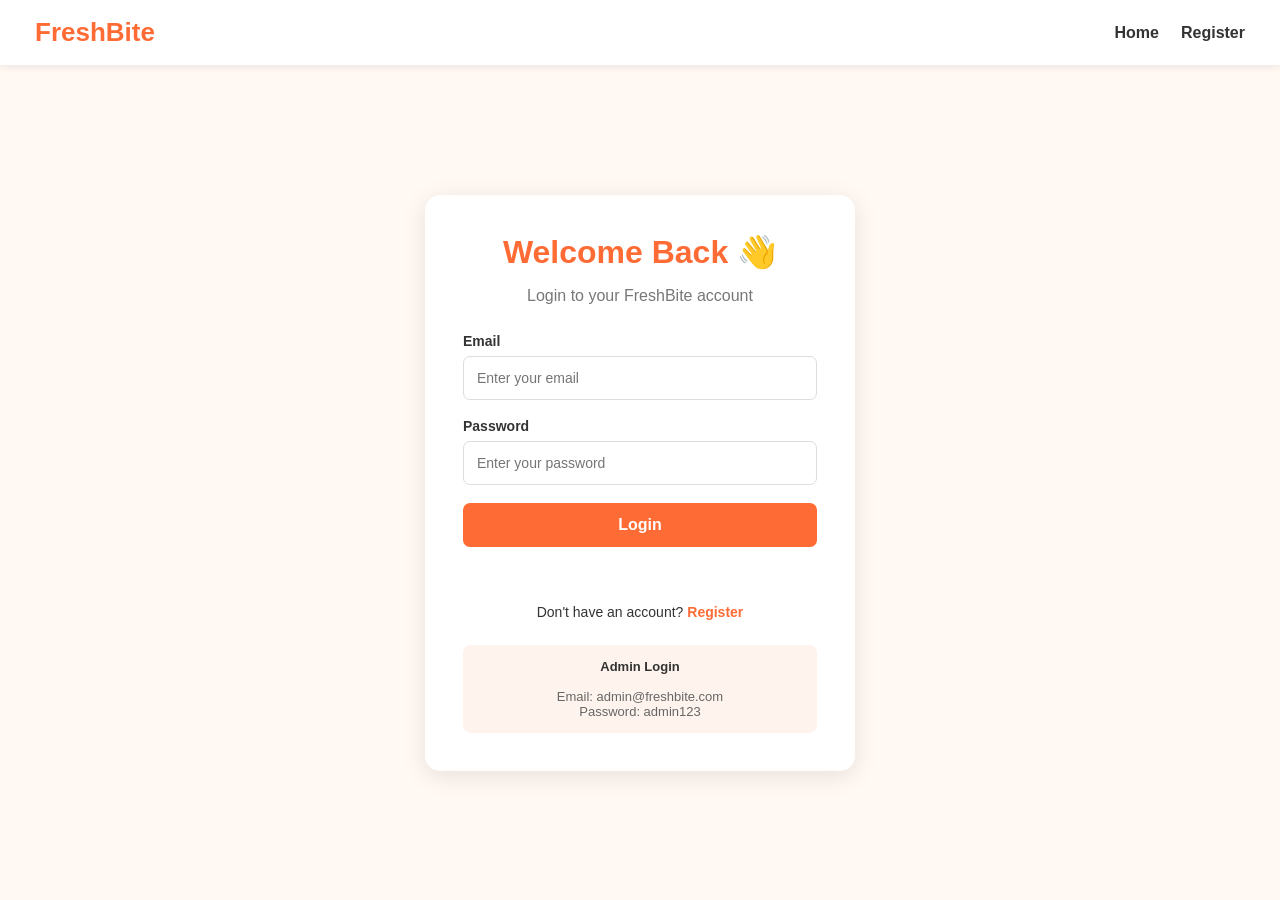
<file: admin-dashboard.html>
<!DOCTYPE html>
<html lang="en">

<head>

    <meta charset="UTF-8">

    <meta name="viewport" content="width=device-width, initial-scale=1.0">

    <title>FreshBite Admin Dashboard</title>

    <style>

        * {
            box-sizing: border-box;
            margin: 0;
            padding: 0;
        }

        body {
            font-family: Arial, sans-serif;
            background: #f4f6f8;
            color: #333;
        }

        /* =========================
           ADMIN NAVBAR
        ========================= */

        .admin-navbar {
            height: 70px;
            background: #111827;
            color: white;
            display: flex;
            align-items: center;
            justify-content: space-between;
            padding: 0 35px;
            box-shadow: 0 2px 10px rgba(0, 0, 0, 0.15);
        }

        .admin-logo {
            font-size: 25px;
            font-weight: bold;
        }

        .admin-logo span {
            color: #ff6b35;
        }

        .admin-right {
            display: flex;
            align-items: center;
            gap: 20px;
        }

        .admin-name {
            color: #ddd;
            font-size: 14px;
        }

        .logout-btn {
            border: none;
            background: #ef4444;
            color: white;
            padding: 10px 18px;
            border-radius: 6px;
            font-weight: bold;
            cursor: pointer;
        }

        .logout-btn:hover {
            background: #dc2626;
        }

        /* =========================
           MAIN
        ========================= */

        .container {
            width: 94%;
            max-width: 1400px;
            margin: 30px auto;
        }

        .heading {
            margin-bottom: 25px;
        }

        .heading h1 {
            font-size: 30px;
            margin-bottom: 8px;
        }

        .heading p {
            color: #777;
        }

        /* =========================
           STATISTICS
        ========================= */

        .stats {
            display: grid;
            grid-template-columns: repeat(4, 1fr);
            gap: 20px;
            margin-bottom: 30px;
        }

        .stat {
            background: white;
            padding: 23px;
            border-radius: 10px;
            box-shadow: 0 2px 10px rgba(0, 0, 0, 0.07);
        }

        .stat-title {
            font-size: 13px;
            color: #777;
            margin-bottom: 10px;
            font-weight: bold;
        }

        .stat-number {
            font-size: 30px;
            font-weight: bold;
        }

        .orange {
            color: #ff6b35;
        }

        .blue {
            color: #2563eb;
        }

        .green {
            color: #16a34a;
        }

        /* =========================
           ORDERS
        ========================= */

        .orders-section {
            background: white;
            border-radius: 12px;
            padding: 25px;
            box-shadow: 0 2px 12px rgba(0, 0, 0, 0.08);
        }

        .orders-header {
            display: flex;
            justify-content: space-between;
            align-items: center;
            margin-bottom: 20px;
        }

        .orders-header h2 {
            font-size: 23px;
        }

        .refresh-btn {
            border: none;
            background: #ff6b35;
            color: white;
            padding: 10px 18px;
            border-radius: 6px;
            font-weight: bold;
            cursor: pointer;
        }

        .refresh-btn:hover {
            background: #e85a25;
        }

        /* =========================
           ORDER CARD
        ========================= */

        .order-card {
            border: 1px solid #e5e7eb;
            border-radius: 10px;
            margin-bottom: 20px;
            overflow: hidden;
            background: white;
        }

        .order-header {
            padding: 18px 20px;
            background: #f9fafb;
            border-bottom: 1px solid #e5e7eb;
            display: flex;
            justify-content: space-between;
            align-items: center;
        }

        .order-id {
            font-size: 18px;
            font-weight: bold;
        }

        .order-date {
            color: #777;
            font-size: 13px;
            margin-top: 5px;
        }

        .status-badge {
            display: inline-block;
            padding: 7px 13px;
            border-radius: 20px;
            font-size: 12px;
            font-weight: bold;
        }

        .placed {
            background: #fef3c7;
            color: #92400e;
        }

        .preparing {
            background: #dbeafe;
            color: #1d4ed8;
        }

        .delivery {
            background: #ede9fe;
            color: #6d28d9;
        }

        .delivered {
            background: #dcfce7;
            color: #166534;
        }

        .cancelled {
            background: #fee2e2;
            color: #991b1b;
        }

        /* =========================
           ORDER BODY
        ========================= */

        .order-body {
            padding: 20px;
        }

        .customer-grid {
            display: grid;
            grid-template-columns: repeat(4, 1fr);
            gap: 12px;
            margin-bottom: 22px;
        }

        .customer-box {
            background: #f9fafb;
            padding: 13px;
            border-radius: 7px;
        }

        .label {
            color: #777;
            font-size: 11px;
            font-weight: bold;
            margin-bottom: 5px;
        }

        .value {
            font-size: 14px;
            font-weight: bold;
            word-break: break-word;
        }

        /* =========================
           FOOD
        ========================= */

        .food-title {
            font-size: 16px;
            font-weight: bold;
            margin-bottom: 10px;
        }

        .food-item {
            display: flex;
            align-items: center;
            gap: 15px;
            padding: 10px 0;
            border-bottom: 1px solid #eee;
        }

        .food-item:last-child {
            border-bottom: none;
        }

        .food-image {
            width: 65px;
            height: 55px;
            object-fit: cover;
            border-radius: 7px;
        }

        .food-info {
            flex: 1;
        }

        .food-name {
            font-weight: bold;
            margin-bottom: 4px;
        }

        .food-quantity {
            font-size: 13px;
            color: #777;
        }

        .food-price {
            font-weight: bold;
        }

        .total {
            text-align: right;
            margin-top: 15px;
            font-size: 20px;
            font-weight: bold;
            color: #ff6b35;
        }

        /* =========================
           UPDATE AREA
        ========================= */

        .update-area {
            margin-top: 22px;
            padding-top: 20px;
            border-top: 1px solid #e5e7eb;
        }

        .update-grid {
            display: grid;
            grid-template-columns: 250px 1fr;
            gap: 20px;
        }

        .update-group label {
            display: block;
            font-weight: bold;
            font-size: 14px;
            margin-bottom: 8px;
        }

        select {
            width: 100%;
            padding: 11px;
            border: 1px solid #ddd;
            border-radius: 6px;
            background: white;
            font-size: 14px;
            cursor: pointer;
        }

        textarea {
            width: 100%;
            min-height: 90px;
            resize: vertical;
            padding: 11px;
            border: 1px solid #ddd;
            border-radius: 6px;
            font-family: Arial, sans-serif;
            font-size: 14px;
            outline: none;
        }

        textarea:focus {
            border-color: #ff6b35;
        }

        .save-btn {
            margin-top: 15px;
            border: none;
            background: #16a34a;
            color: white;
            padding: 11px 22px;
            border-radius: 6px;
            font-weight: bold;
            cursor: pointer;
        }

        .save-btn:hover {
            background: #15803d;
        }

        /* =========================
           TOAST
        ========================= */

        .admin-toast {
            position: fixed;
            bottom: 25px;
            left: 50%;
            transform: translateX(-50%);
            background: #16a34a;
            color: white;
            padding: 12px 24px;
            border-radius: 8px;
            font-weight: bold;
            z-index: 99999;
            box-shadow: 0 4px 15px rgba(0, 0, 0, 0.2);
            animation: toastIn 0.25s ease;
        }

        .admin-toast.error {
            background: #dc2626;
        }

        @keyframes toastIn {

            from {
                opacity: 0;
                transform: translate(-50%, 15px);
            }

            to {
                opacity: 1;
                transform: translate(-50%, 0);
            }

        }

        /* =========================
           EMPTY
        ========================= */

        .empty {
            text-align: center;
            padding: 70px 20px;
            color: #777;
        }

        .empty-icon {
            font-size: 50px;
            margin-bottom: 15px;
        }

        /* =========================
           CUSTOMER FEEDBACK
        ========================= */

        .feedback-section {
            background: white;
            border-radius: 12px;
            padding: 25px;
            margin-top: 30px;
            box-shadow: 0 2px 12px rgba(0, 0, 0, 0.08);
        }

        .feedback-header {
            display: flex;
            justify-content: space-between;
            align-items: center;
            margin-bottom: 20px;
        }

        .feedback-header h2 {
            font-size: 23px;
        }

        .feedback-list {
            display: flex;
            flex-direction: column;
            gap: 15px;
        }

        .feedback-card {
            border: 1px solid #e5e7eb;
            border-radius: 10px;
            padding: 18px;
            background: #f9fafb;
        }

        .feedback-top {
            display: flex;
            justify-content: space-between;
            align-items: center;
            gap: 15px;
            margin-bottom: 8px;
        }

        .feedback-name {
            font-weight: bold;
            font-size: 16px;
        }

        .feedback-rating {
            color: #f59e0b;
            font-size: 16px;
            white-space: nowrap;
        }

        .feedback-message {
            color: #555;
            line-height: 1.5;
            margin-bottom: 8px;
            word-break: break-word;
        }

        .feedback-date {
            color: #888;
            font-size: 12px;
        }

        .feedback-empty {
            text-align: center;
            padding: 35px 20px;
            color: #777;
        }

        .delete-feedback-btn {
            border: none;
            background: #ef4444;
            color: white;
            padding: 7px 12px;
            border-radius: 6px;
            cursor: pointer;
            font-weight: bold;
            margin-top: 10px;
        }

        .delete-feedback-btn:hover {
            background: #dc2626;
        }

        /* =========================
           RESPONSIVE
        ========================= */

        @media (max-width: 1000px) {

            .stats {
                grid-template-columns: repeat(2, 1fr);
            }

            .customer-grid {
                grid-template-columns: repeat(2, 1fr);
            }

        }

        @media (max-width: 650px) {

            .admin-navbar {
                padding: 0 15px;
            }

            .admin-name {
                display: none;
            }

            .stats {
                grid-template-columns: 1fr;
            }

            .customer-grid {
                grid-template-columns: 1fr;
            }

            .update-grid {
                grid-template-columns: 1fr;
            }

            .orders-section {
                padding: 15px;
            }

            .feedback-section {
                padding: 15px;
            }

            .order-header {
                flex-direction: column;
                align-items: flex-start;
                gap: 10px;
            }

            .feedback-top {
                flex-direction: column;
                align-items: flex-start;
            }

        }

    </style>

</head>


<body>


<nav class="admin-navbar">

    <div class="admin-logo">
        🍔 Fresh<span>Bite</span> Admin
    </div>

    <div class="admin-right">

        <div class="admin-name">
            Administrator
        </div>

        <button
            type="button"
            class="logout-btn"
            onclick="logoutAdmin()"
        >
            Logout
        </button>

    </div>

</nav>


<main class="container">


    <div class="heading">

        <h1>
            Admin Dashboard
        </h1>

        <p>
            Manage customer orders, update delivery status and send messages.
        </p>

    </div>


    <div class="stats">


        <div class="stat">

            <div class="stat-title">
                TOTAL ORDERS
            </div>

            <div
                class="stat-number orange"
                id="total-orders"
            >
                0
            </div>

        </div>


        <div class="stat">

            <div class="stat-title">
                PENDING
            </div>

            <div
                class="stat-number blue"
                id="pending-orders"
            >
                0
            </div>

        </div>


        <div class="stat">

            <div class="stat-title">
                PREPARING
            </div>

            <div
                class="stat-number orange"
                id="preparing-orders"
            >
                0
            </div>

        </div>


        <div class="stat">

            <div class="stat-title">
                DELIVERED
            </div>

            <div
                class="stat-number green"
                id="delivered-orders"
            >
                0
            </div>

        </div>

    </div>


    <section class="orders-section">


        <div class="orders-header">

            <h2>
                Customer Orders
            </h2>

            <button
                type="button"
                class="refresh-btn"
                onclick="refreshOrders()"
            >
                🔄 Refresh
            </button>

        </div>


        <div id="orders-container"></div>


    </section>


    <!-- =========================
         CUSTOMER FEEDBACK
    ========================= -->

    <section class="feedback-section">

        <div class="feedback-header">

            <h2>
                Customer Feedback
            </h2>

            <button
                type="button"
                class="refresh-btn"
                onclick="refreshFeedback()"
            >
                🔄 Refresh
            </button>

        </div>

        <div
            id="feedback-container"
            class="feedback-list"
        ></div>

    </section>


</main>


<script>


/* =====================================================
   ADMIN SECURITY
===================================================== */

function checkAdminAccess() {

    const adminLoggedIn =
        localStorage.getItem(
            "freshbite_admin_logged_in"
        );

    const adminData =
        localStorage.getItem(
            "freshbite_admin"
        );

    if (
        adminLoggedIn !== "true" ||
        !adminData
    ) {

        window.location.href = "login.html";

        return false;
    }

    try {

        const admin =
            JSON.parse(adminData);

        if (
            admin.role !== "admin" ||
            String(admin.email).toLowerCase() !==
            "admin@freshbite.com"
        ) {

            localStorage.removeItem("freshbite_admin");
            localStorage.removeItem("freshbite_admin_logged_in");

            window.location.href = "login.html";

            return false;
        }

    } catch (error) {

        localStorage.removeItem("freshbite_admin");
        localStorage.removeItem("freshbite_admin_logged_in");

        window.location.href = "login.html";

        return false;
    }

    return true;
}


/* =====================================================
   TOAST
===================================================== */

function showToast(message, isError = false) {

    const oldToast =
        document.getElementById("admin-toast");

    if (oldToast) {
        oldToast.remove();
    }

    const toast =
        document.createElement("div");

    toast.id = "admin-toast";

    toast.className =
        isError
            ? "admin-toast error"
            : "admin-toast";

    toast.textContent = message;

    document.body.appendChild(toast);

    setTimeout(function() {

        if (toast) {
            toast.remove();
        }

    }, 2500);
}


/* =====================================================
   LOGOUT
===================================================== */

function logoutAdmin() {

    localStorage.removeItem(
        "freshbite_admin"
    );

    localStorage.removeItem(
        "freshbite_admin_logged_in"
    );

    window.location.href = "login.html";
}


/* =====================================================
   GET ORDERS
===================================================== */

function getOrders() {

    try {

        const storedOrders =
            localStorage.getItem(
                "freshbite_orders"
            );

        if (!storedOrders) {
            return [];
        }

        const orders =
            JSON.parse(storedOrders);

        return Array.isArray(orders)
            ? orders
            : [];

    } catch (error) {

        console.error(
            "Unable to read orders:",
            error
        );

        return [];
    }
}


/* =====================================================
   SAVE ORDERS
===================================================== */

function saveOrders(orders) {

    localStorage.setItem(
        "freshbite_orders",
        JSON.stringify(orders)
    );
}


/* =====================================================
   ESCAPE HTML
===================================================== */

function escapeHTML(value) {

    return String(value ?? "")
        .replace(/&/g, "&amp;")
        .replace(/</g, "&lt;")
        .replace(/>/g, "&gt;")
        .replace(/"/g, "&quot;")
        .replace(/'/g, "&#039;");
}


/* =====================================================
   DATE
===================================================== */

function formatDate(value) {

    if (!value) {
        return "Date unavailable";
    }

    const date =
        new Date(value);

    if (isNaN(date.getTime())) {
        return String(value);
    }

    return date.toLocaleString(
        "en-IN",
        {
            day: "2-digit",
            month: "short",
            year: "numeric",
            hour: "2-digit",
            minute: "2-digit"
        }
    );
}


/* =====================================================
   STATUS CLASS
===================================================== */

function getStatusClass(status) {

    const value =
        String(status || "").toLowerCase();

    if (value.includes("preparing")) {
        return "preparing";
    }

    if (value.includes("delivery")) {
        return "delivery";
    }

    if (value.includes("delivered")) {
        return "delivered";
    }

    if (value.includes("cancelled")) {
        return "cancelled";
    }

    return "placed";
}


/* =====================================================
   CUSTOMER DETAILS
===================================================== */

function getCustomer(order) {

    let users = [];

    try {

        users =
            JSON.parse(
                localStorage.getItem(
                    "freshbite_users"
                ) || "[]"
            );

    } catch (error) {

        users = [];
    }


    let customer = null;


    const possibleIds = [

        order.userId,
        order.customerId,
        order.userID,

        order.customer?.id,
        order.customer?.userId,

        order.customerDetails?.id,
        order.customerDetails?.userId

    ].filter(Boolean);


    for (
        const id of possibleIds
    ) {

        customer =
            users.find(
                user =>
                    String(user.id) ===
                    String(id)
            );

        if (customer) {
            break;
        }
    }


    if (!customer) {

        const possibleEmails = [

            order.email,
            order.userEmail,
            order.customerEmail,

            order.customer?.email,
            order.customerDetails?.email

        ].filter(Boolean);


        for (
            const email of possibleEmails
        ) {

            customer =
                users.find(
                    user =>
                        String(user.email)
                            .toLowerCase() ===
                        String(email)
                            .toLowerCase()
                );

            if (customer) {
                break;
            }
        }
    }


    const nestedCustomer =
        order.customer ||
        order.customerDetails ||
        {};


    return {

        name:
            order.customerName ||
            order.name ||
            nestedCustomer.name ||
            customer?.name ||
            "Customer",

        email:
            order.email ||
            order.userEmail ||
            order.customerEmail ||
            nestedCustomer.email ||
            customer?.email ||
            "Not available",

        phone:
            order.phone ||
            nestedCustomer.phone ||
            customer?.phone ||
            "Not available",

        address:
            order.address ||
            order.deliveryAddress ||
            nestedCustomer.address ||
            nestedCustomer.deliveryAddress ||
            customer?.address ||
            "Not available"

    };
}


/* =====================================================
   FOOD ITEMS
===================================================== */

function renderItems(order) {

    const items =
        Array.isArray(order.items)
            ? order.items
            : [];


    if (!items.length) {

        return `
            <p style="color:#777;">
                No food items found.
            </p>
        `;
    }


    return items.map(function(item) {

        const image =
            item.image ||
            item.img ||
            item.imageUrl ||
            item.photo ||
            "https://images.unsplash.com/photo-1565299624946-b28f40a0ae38?auto=format&fit=crop&w=300&q=80";


        const name =
            item.name ||
            item.title ||
            "Food Item";


        const quantity =
            Number(
                item.quantity ||
                item.qty ||
                1
            );


        const price =
            Number(
                item.price || 0
            );


        return `

            <div class="food-item">

                <img
                    src="${escapeHTML(image)}"
                    class="food-image"
                    alt="${escapeHTML(name)}"
                    onerror="
                        this.src='https://images.unsplash.com/photo-1546069901-ba9599a7e63c?auto=format&fit=crop&w=300&q=80';
                    "
                >

                <div class="food-info">

                    <div class="food-name">
                        ${escapeHTML(name)}
                    </div>

                    <div class="food-quantity">
                        Quantity: ${quantity}
                    </div>

                </div>

                <div class="food-price">
                    ₹${(
                        price * quantity
                    ).toFixed(2)}
                </div>

            </div>

        `;

    }).join("");
}


/* =====================================================
   CREATE ORDER CARD
===================================================== */

function createOrderCard(order, index) {

    const customer =
        getCustomer(order);


    const orderId =
        order.orderId ||
        order.id ||
        `FB${String(index + 1).padStart(4, "0")}`;


    const status =
        order.status ||
        "Order Placed";


    const total =
        Number(
            order.total ??
            order.grandTotal ??
            order.amount ??
            0
        );


    const message =
        order.adminMessage ||
        order.message ||
        "";


    return `

        <div
            class="order-card"
            data-order-index="${index}"
        >

            <div class="order-header">

                <div>

                    <div class="order-id">
                        Order #${escapeHTML(orderId)}
                    </div>

                    <div class="order-date">
                        ${formatDate(
                            order.createdAt ||
                            order.orderDate ||
                            order.date ||
                            order.timestamp
                        )}
                    </div>

                </div>

                <span
                    class="status-badge ${getStatusClass(status)}"
                >
                    ${escapeHTML(status)}
                </span>

            </div>


            <div class="order-body">


                <div class="customer-grid">


                    <div class="customer-box">

                        <div class="label">
                            CUSTOMER
                        </div>

                        <div class="value">
                            ${escapeHTML(customer.name)}
                        </div>

                    </div>


                    <div class="customer-box">

                        <div class="label">
                            EMAIL
                        </div>

                        <div class="value">
                            ${escapeHTML(customer.email)}
                        </div>

                    </div>


                    <div class="customer-box">

                        <div class="label">
                            PHONE
                        </div>

                        <div class="value">
                            ${escapeHTML(customer.phone)}
                        </div>

                    </div>


                    <div class="customer-box">

                        <div class="label">
                            DELIVERY ADDRESS
                        </div>

                        <div class="value">
                            ${escapeHTML(customer.address)}
                        </div>

                    </div>


                </div>


                <div class="food-title">
                    Ordered Food
                </div>


                <div>
                    ${renderItems(order)}
                </div>


                <div class="total">
                    Total: ₹${total.toFixed(2)}
                </div>


                <div class="update-area">


                    <div class="update-grid">


                        <div class="update-group">

                            <label>
                                Order Status
                            </label>

                            <select
                                id="status-${index}"
                            >

                                <option
                                    value="Order Placed"
                                    ${status === "Order Placed"
                                        ? "selected"
                                        : ""}
                                >
                                    Order Placed
                                </option>

                                <option
                                    value="Preparing"
                                    ${status === "Preparing"
                                        ? "selected"
                                        : ""}
                                >
                                    Preparing
                                </option>

                                <option
                                    value="Out for Delivery"
                                    ${status === "Out for Delivery"
                                        ? "selected"
                                        : ""}
                                >
                                    Out for Delivery
                                </option>

                                <option
                                    value="Delivered"
                                    ${status === "Delivered"
                                        ? "selected"
                                        : ""}
                                >
                                    Delivered
                                </option>

                                <option
                                    value="Cancelled"
                                    ${status === "Cancelled"
                                        ? "selected"
                                        : ""}
                                >
                                    Cancelled
                                </option>

                            </select>

                        </div>


                        <div class="update-group">

                            <label>
                                Message to Customer
                            </label>

                            <textarea
                                id="message-${index}"
                                placeholder="Example: Your order is being prepared. It will be delivered soon."
                            >${escapeHTML(message)}</textarea>

                        </div>


                    </div>


                    <button
                        type="button"
                        class="save-btn"
                        onclick="updateOrder(${index})"
                    >
                        ✓ UPDATE ORDER
                    </button>


                </div>


            </div>

        </div>

    `;
}


/* =====================================================
   UPDATE ORDER
===================================================== */

function updateOrder(index) {

    const orders =
        getOrders();


    if (!orders[index]) {

        showToast(
            "Order not found.",
            true
        );

        return;
    }


    const statusElement =
        document.getElementById(
            `status-${index}`
        );


    const messageElement =
        document.getElementById(
            `message-${index}`
        );


    if (
        !statusElement ||
        !messageElement
    ) {

        showToast(
            "Unable to update order.",
            true
        );

        return;
    }


    const status =
        statusElement.value;


    const message =
        messageElement.value.trim();


    orders[index].status =
        status;


    orders[index].adminMessage =
        message;


    orders[index].message =
        message;


    orders[index].lastUpdated =
        new Date().toISOString();


    orders[index].updatedBy =
        "FreshBite Administrator";


    saveOrders(orders);


    loadOrders();


    showToast(
        "Order status and message sent successfully! ✓"
    );
}


/* =====================================================
   LOAD ORDERS
===================================================== */

function loadOrders() {

    const orders =
        getOrders();


    const totalOrders =
        document.getElementById(
            "total-orders"
        );

    if (totalOrders) {

        totalOrders.textContent =
            orders.length;
    }


    const pendingOrders =
        document.getElementById(
            "pending-orders"
        );

    if (pendingOrders) {

        pendingOrders.textContent =
            orders.filter(
                order =>
                    (
                        order.status ||
                        "Order Placed"
                    ) ===
                    "Order Placed"
            ).length;
    }


    const preparingOrders =
        document.getElementById(
            "preparing-orders"
        );

    if (preparingOrders) {

        preparingOrders.textContent =
            orders.filter(
                order =>
                    order.status ===
                    "Preparing"
            ).length;
    }


    const deliveredOrders =
        document.getElementById(
            "delivered-orders"
        );

    if (deliveredOrders) {

        deliveredOrders.textContent =
            orders.filter(
                order =>
                    order.status ===
                    "Delivered"
            ).length;
    }


    const container =
        document.getElementById(
            "orders-container"
        );


    if (!container) {
        return;
    }


    if (!orders.length) {

        container.innerHTML = `

            <div class="empty">

                <div class="empty-icon">
                    📦
                </div>

                <h3>
                    No Customer Orders Yet
                </h3>

                <p style="margin-top:8px;">
                    Customer orders will appear here
                    after they place an order.
                </p>

            </div>

        `;

        return;
    }


    const sorted =
        orders
            .map(
                (order, index) => ({
                    order,
                    index
                })
            )
            .sort(
                (a, b) => {

                    const dateA =
                        new Date(
                            a.order.createdAt ||
                            a.order.orderDate ||
                            a.order.date ||
                            0
                        ).getTime();


                    const dateB =
                        new Date(
                            b.order.createdAt ||
                            b.order.orderDate ||
                            b.order.date ||
                            0
                        ).getTime();


                    return dateB - dateA;
                }
            );


    container.innerHTML =
        sorted
            .map(
                item =>
                    createOrderCard(
                        item.order,
                        item.index
                    )
            )
            .join("");
}


/* =====================================================
   MANUAL REFRESH ORDERS
===================================================== */

function refreshOrders() {

    loadOrders();

    showToast(
        "Orders refreshed successfully! 🔄"
    );
}


/* =====================================================
   CUSTOMER FEEDBACK
===================================================== */

function getFeedback() {

    try {

        const storedFeedback =
            localStorage.getItem(
                "freshbite_feedback"
            );

        if (!storedFeedback) {
            return [];
        }

        const feedback =
            JSON.parse(storedFeedback);

        return Array.isArray(feedback)
            ? feedback
            : [];

    } catch (error) {

        console.error(
            "Unable to read feedback:",
            error
        );

        return [];
    }
}


/* =====================================================
   RENDER FEEDBACK STARS
===================================================== */

function renderStars(rating) {

    const value =
        Math.max(
            0,
            Math.min(
                5,
                Number(rating) || 0
            )
        );

    return "★".repeat(value) +
           "☆".repeat(5 - value);
}


/* =====================================================
   DELETE FEEDBACK
===================================================== */

function deleteFeedback(index) {

    const feedback =
        getFeedback();


    if (!feedback[index]) {

        showToast(
            "Feedback not found.",
            true
        );

        return;
    }


    const confirmDelete =
        confirm(
            "Are you sure you want to delete this feedback?"
        );


    if (!confirmDelete) {
        return;
    }


    feedback.splice(
        index,
        1
    );


    localStorage.setItem(
        "freshbite_feedback",
        JSON.stringify(feedback)
    );


    loadFeedback();


    showToast(
        "Feedback deleted successfully! ✓"
    );
}


/* =====================================================
   LOAD FEEDBACK
===================================================== */

function loadFeedback() {

    const container =
        document.getElementById(
            "feedback-container"
        );


    if (!container) {
        return;
    }


    const feedback =
        getFeedback();


    if (!feedback.length) {

        container.innerHTML = `

            <div class="feedback-empty">

                <div class="empty-icon">
                    💬
                </div>

                <h3>
                    No Customer Feedback Yet
                </h3>

                <p style="margin-top:8px;">
                    Customer feedback will appear here
                    after users submit their feedback.
                </p>

            </div>

        `;

        return;
    }


    const sorted =
        feedback
            .map(
                (item, index) => ({
                    item,
                    index
                })
            )
            .sort(
                (a, b) => {

                    const dateA =
                        new Date(
                            a.item.createdAt ||
                            a.item.date ||
                            a.item.timestamp ||
                            0
                        ).getTime();


                    const dateB =
                        new Date(
                            b.item.createdAt ||
                            b.item.date ||
                            b.item.timestamp ||
                            0
                        ).getTime();


                    return dateB - dateA;
                }
            );


    container.innerHTML =
        sorted
            .map(function(entry) {

                const item =
                    entry.item;

                const index =
                    entry.index;


                const name =
                    item.name ||
                    item.userName ||
                    item.customerName ||
                    "Customer";


                const message =
                    item.message ||
                    item.feedback ||
                    item.comment ||
                    "No message provided.";


                const rating =
                    Number(
                        item.rating ||
                        item.stars ||
                        0
                    );


                const date =
                    item.createdAt ||
                    item.date ||
                    item.timestamp;


                return `

                    <div class="feedback-card">

                        <div class="feedback-top">

                            <div class="feedback-name">
                                ${escapeHTML(name)}
                            </div>

                            <div class="feedback-rating">
                                ${renderStars(rating)}
                            </div>

                        </div>

                        <div class="feedback-message">
                            ${escapeHTML(message)}
                        </div>

                        <div class="feedback-date">
                            ${formatDate(date)}
                        </div>

                        <button
                            type="button"
                            class="delete-feedback-btn"
                            onclick="deleteFeedback(${index})"
                        >
                            Delete
                        </button>

                    </div>

                `;

            })
            .join("");
}


/* =====================================================
   MANUAL FEEDBACK REFRESH
===================================================== */

function refreshFeedback() {

    loadFeedback();

    showToast(
        "Feedback refreshed successfully! 🔄"
    );
}


/* =====================================================
   START
===================================================== */

if (checkAdminAccess()) {

    loadOrders();

    loadFeedback();

}


</script>


</body>

</html>
</file>
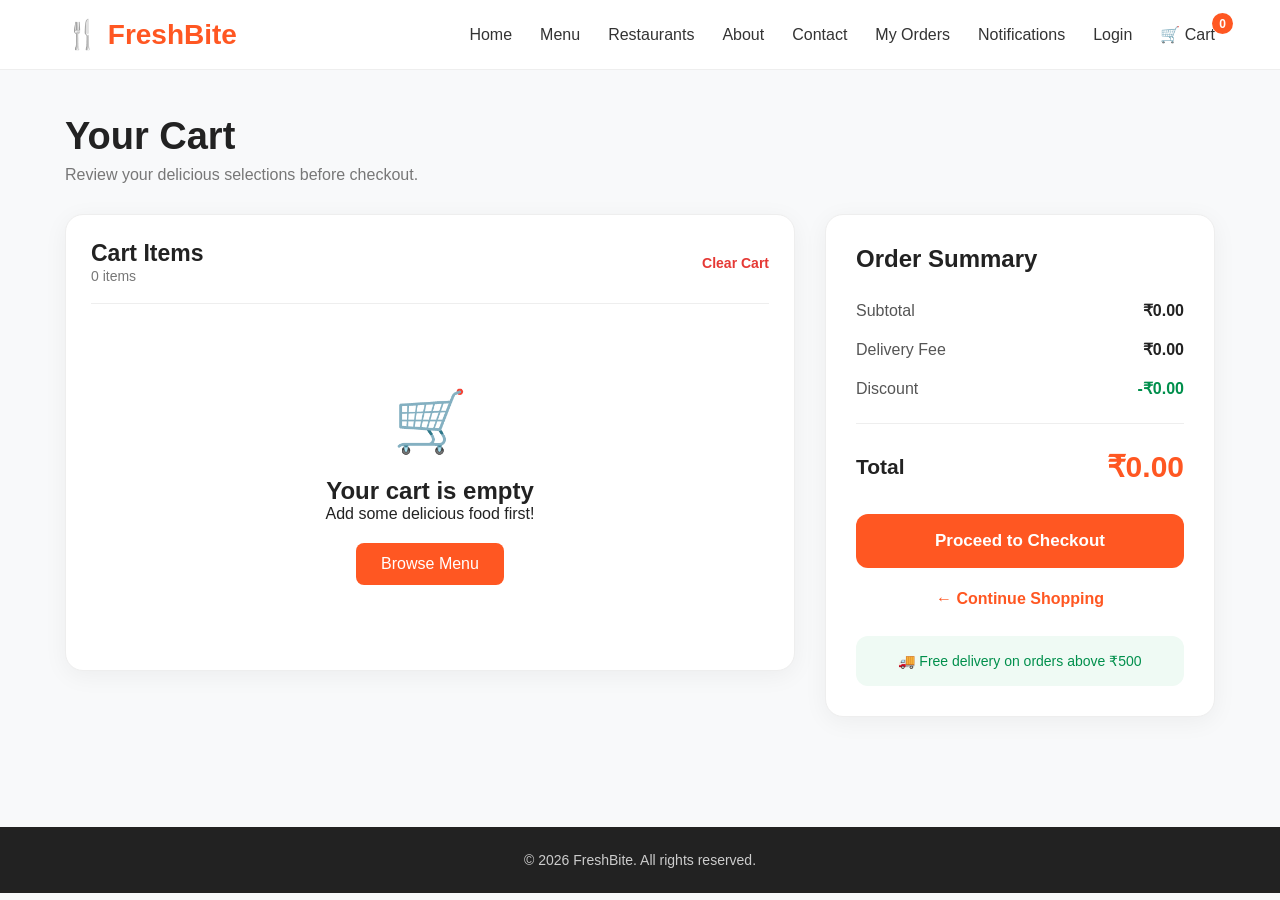
<file: cart.html>
<!DOCTYPE html>
<html lang="en">

<head>

    <meta charset="UTF-8">

    <meta
        name="viewport"
        content="width=device-width, initial-scale=1.0"
    >

    <title>FreshBite - Cart</title>

    <style>

        /* =====================================================
           RESET
        ===================================================== */

        * {
            margin: 0;
            padding: 0;
            box-sizing: border-box;
        }

        body {
            font-family:
                Arial,
                Helvetica,
                sans-serif;

            background: #f8f9fa;

            color: #222;

            min-height: 100vh;
        }


        /* =====================================================
           NAVBAR
        ===================================================== */

        .navbar {
            width: 100%;

            background: #ffffff;

            border-bottom: 1px solid #eeeeee;

            position: sticky;

            top: 0;

            z-index: 1000;
        }

        .nav-container {
            max-width: 1200px;

            margin: auto;

            padding: 18px 25px;

            display: flex;

            align-items: center;

            justify-content: space-between;
        }

        .logo {
            text-decoration: none;

            font-size: 28px;

            font-weight: 800;

            color: #ff5722;
        }

        .nav-links {
            display: flex;

            align-items: center;

            gap: 28px;
        }

        .nav-links a {
            text-decoration: none;

            color: #333;

            font-size: 16px;

            font-weight: 500;
        }

        .nav-links a:hover {
            color: #ff5722;
        }

        .cart-link {
            position: relative;
        }

        #cart-count {
            position: absolute;

            top: -12px;

            right: -18px;

            min-width: 21px;

            height: 21px;

            padding: 2px 6px;

            display: flex;

            align-items: center;

            justify-content: center;

            background: #ff5722;

            color: white;

            border-radius: 50%;

            font-size: 12px;

            font-weight: bold;
        }

        #menu-btn {
            display: none;

            border: none;

            background: transparent;

            font-size: 28px;

            cursor: pointer;
        }


        /* =====================================================
           PAGE
        ===================================================== */

        .page {
            max-width: 1200px;

            margin: 0 auto;

            padding: 45px 25px 70px;
        }

        .page-header {
            margin-bottom: 30px;
        }

        .page-header h1 {
            font-size: 38px;

            margin-bottom: 8px;

            color: #222;
        }

        .page-header p {
            color: #777;

            font-size: 16px;
        }


        /* =====================================================
           CART LAYOUT
        ===================================================== */

        .cart-layout {
            display: grid;

            grid-template-columns:
                minmax(0, 1fr)
                390px;

            gap: 30px;

            align-items: start;
        }


        /* =====================================================
           CART CARD
        ===================================================== */

        .cart-card {
            background: white;

            border-radius: 18px;

            padding: 25px;

            border: 1px solid #eeeeee;

            box-shadow:
                0 5px 25px
                rgba(0, 0, 0, 0.05);
        }

        .cart-header {
            display: flex;

            align-items: center;

            justify-content: space-between;

            margin-bottom: 22px;

            padding-bottom: 18px;

            border-bottom: 1px solid #eeeeee;
        }

        .cart-header h2 {
            font-size: 23px;

            color: #222;
        }

        #items-count {
            color: #777;

            font-size: 14px;
        }

        #clear-cart {
            border: none;

            background: transparent;

            color: #e53935;

            font-size: 14px;

            cursor: pointer;

            font-weight: 600;
        }

        #clear-cart:hover {
            text-decoration: underline;
        }


        /* =====================================================
           CART ITEMS
        ===================================================== */

        #cart-items {
            width: 100%;
        }

        .cart-item {
            width: 100%;

            display: grid;

            grid-template-columns:
                110px
                minmax(0, 1fr)
                auto;

            gap: 18px;

            align-items: center;

            padding: 18px 0;

            border-bottom: 1px solid #eeeeee;
        }

        .cart-item:last-child {
            border-bottom: none;
        }


        /* =====================================================
           IMAGE
        ===================================================== */

        .cart-item-image {
            width: 110px;

            height: 110px;

            flex-shrink: 0;

            overflow: hidden;

            border-radius: 14px;

            background: #f1f1f1;
        }

        .cart-item-image img {
            width: 110px !important;

            height: 110px !important;

            max-width: 110px !important;

            max-height: 110px !important;

            min-width: 110px !important;

            min-height: 110px !important;

            display: block;

            object-fit: cover;

            border-radius: 14px;
        }


        /* =====================================================
           ITEM DETAILS
        ===================================================== */

        .cart-item-details {
            min-width: 0;
        }

        .cart-item-details h3 {
            font-size: 18px;

            margin-bottom: 7px;

            color: #222;

            white-space: nowrap;

            overflow: hidden;

            text-overflow: ellipsis;
        }

        .cart-item-details p {
            color: #666;

            font-size: 15px;

            margin-bottom: 13px;
        }


        /* =====================================================
           QUANTITY
        ===================================================== */

        .quantity-controls {
            display: inline-flex;

            align-items: center;

            border: 1px solid #dddddd;

            border-radius: 8px;

            overflow: hidden;
        }

        .quantity-controls button {
            width: 34px;

            height: 34px;

            border: none;

            background: #f5f5f5;

            cursor: pointer;

            font-size: 19px;

            color: #333;
        }

        .quantity-controls button:hover {
            background: #eeeeee;
        }

        .quantity-controls span {
            width: 38px;

            text-align: center;

            font-size: 15px;

            font-weight: 600;
        }


        /* =====================================================
           RIGHT SIDE OF ITEM
        ===================================================== */

        .cart-item-right {
            min-width: 120px;

            display: flex;

            flex-direction: column;

            align-items: flex-end;

            gap: 12px;
        }

        .cart-item-right strong {
            font-size: 18px;

            color: #222;

            white-space: nowrap;
        }

        .remove-btn {
            border: none;

            background: transparent;

            color: #e53935;

            cursor: pointer;

            font-size: 13px;

            white-space: nowrap;
        }

        .remove-btn:hover {
            text-decoration: underline;
        }


        /* =====================================================
           EMPTY CART
        ===================================================== */

        .empty-cart {
            text-align: center;

            padding: 60px 20px;
        }

        .empty-cart-icon {
            font-size: 65px;

            margin-bottom: 18px;
        }

        .empty-cart h2 {
            font-size: 25px;

            margin-bottom: 10px;
        }

        .empty-cart p {
            color: #777;

            margin-bottom: 20px;
        }

        .browse-btn {
            display: inline-block;

            padding: 12px 25px;

            background: #ff5722;

            color: white;

            text-decoration: none;

            border-radius: 8px;

            font-weight: 600;
        }

        .browse-btn:hover {
            background: #e64a19;
        }


        /* =====================================================
           ORDER SUMMARY
        ===================================================== */

        .summary-card {
            background: white;

            border-radius: 18px;

            padding: 30px;

            border: 1px solid #eeeeee;

            box-shadow:
                0 5px 25px
                rgba(0, 0, 0, 0.05);

            position: sticky;

            top: 100px;
        }

        .summary-card h2 {
            font-size: 24px;

            margin-bottom: 28px;
        }

        .summary-row {
            display: flex;

            justify-content: space-between;

            align-items: center;

            margin-bottom: 20px;

            font-size: 16px;

            color: #555;
        }

        .summary-row strong {
            color: #222;
        }

        .discount-row strong {
            color: #008f4c;
        }

        .summary-divider {
            border: none;

            border-top: 1px solid #eeeeee;

            margin: 25px 0;
        }

        .total-row {
            display: flex;

            justify-content: space-between;

            align-items: center;

            margin-bottom: 30px;
        }

        .total-row span {
            font-size: 21px;

            font-weight: 700;

            color: #222;
        }

        #total {
            font-size: 30px;

            font-weight: 800;

            color: #ff5722;
        }


        /* =====================================================
           CHECKOUT BUTTON
        ===================================================== */

        .checkout-btn {
            width: 100%;

            border: none;

            border-radius: 12px;

            padding: 17px;

            background: #ff5722;

            color: white;

            font-size: 17px;

            font-weight: 700;

            cursor: pointer;
        }

        .checkout-btn:hover {
            background: #e64a19;
        }

        .continue-shopping {
            display: block;

            text-align: center;

            margin-top: 22px;

            color: #ff5722;

            text-decoration: none;

            font-weight: 600;
        }

        .continue-shopping:hover {
            text-decoration: underline;
        }


        /* =====================================================
           DELIVERY MESSAGE
        ===================================================== */

        .delivery-message {
            margin-top: 28px;

            padding: 17px;

            background: #effaf4;

            color: #008f4c;

            border-radius: 12px;

            text-align: center;

            font-size: 14px;
        }


        /* =====================================================
           FOOTER
        ===================================================== */

        footer {
            background: #222;

            color: white;

            text-align: center;

            padding: 25px;

            margin-top: 40px;
        }

        footer p {
            font-size: 14px;

            color: #ccc;
        }


        /* =====================================================
           MOBILE
        ===================================================== */

        @media (max-width: 900px) {

            .cart-layout {
                grid-template-columns: 1fr;
            }

            .summary-card {
                position: static;
            }

        }


        @media (max-width: 700px) {

            .nav-container {
                padding: 15px 18px;
            }

            #menu-btn {
                display: block;
            }

            .nav-links {
                display: none;

                position: absolute;

                top: 70px;

                left: 0;

                width: 100%;

                background: white;

                padding: 20px;

                flex-direction: column;

                border-bottom: 1px solid #eeeeee;
            }

            .nav-links.mobile-active {
                display: flex;
            }

            .page {
                padding: 30px 15px 50px;
            }

            .page-header h1 {
                font-size: 30px;
            }

            .cart-card {
                padding: 18px;
            }

            .cart-item {
                grid-template-columns:
                    80px
                    minmax(0, 1fr);

                gap: 13px;
            }

            .cart-item-image {
                width: 80px;

                height: 80px;
            }

            .cart-item-image img {
                width: 80px !important;

                height: 80px !important;

                max-width: 80px !important;

                max-height: 80px !important;

                min-width: 80px !important;

                min-height: 80px !important;
            }

            .cart-item-right {
                grid-column: 2;

                flex-direction: row;

                align-items: center;

                justify-content: space-between;

                width: 100%;
            }

            .summary-card {
                padding: 22px;
            }

        }

    </style>

</head>


<body>


    <!-- =====================================================
         NAVBAR
    ===================================================== -->

    <nav class="navbar">

        <div class="nav-container">

            <a
                href="index.html"
                class="logo"
            >
                🍴 FreshBite
            </a>


            <button
                id="menu-btn"
                type="button"
            >
                ☰
            </button>


            <div class="nav-links">

                <a href="index.html">
                    Home
                </a>

                <a href="menu.html">
                    Menu
                </a>

                <a href="index.html#restaurants">
                    Restaurants
                </a>

                <a href="index.html#about">
                    About
                </a>

                <a href="index.html#contact">
                    Contact
                </a>

                <a href="my-orders.html">
                    My Orders
                </a>

                <a href="notification.html">
                    Notifications
                </a>

                <a href="login.html">
                    Login
                </a>

                <a
                    href="cart.html"
                    class="cart-link"
                >
                    🛒 Cart

                    <span id="cart-count">
                        0
                    </span>

                </a>

            </div>

        </div>

    </nav>


    <!-- =====================================================
         MAIN PAGE
    ===================================================== -->

    <main class="page">


        <div class="page-header">

            <h1>
                Your Cart
            </h1>

            <p>
                Review your delicious selections before checkout.
            </p>

        </div>


        <div class="cart-layout">


            <!-- =================================================
                 CART ITEMS
            ================================================== -->

            <section class="cart-card">

                <div class="cart-header">

                    <div>

                        <h2>
                            Cart Items
                        </h2>

                        <span id="items-count">
                            0 items
                        </span>

                    </div>


                    <button
                        type="button"
                        id="clear-cart"
                    >
                        Clear Cart
                    </button>

                </div>


                <div id="cart-items">

                    <!-- cart.js inserts items here -->

                </div>

            </section>


            <!-- =================================================
                 ORDER SUMMARY
            ================================================== -->

            <aside class="summary-card">

                <h2>
                    Order Summary
                </h2>


                <div class="summary-row">

                    <span>
                        Subtotal
                    </span>

                    <strong id="subtotal">
                        ₹0.00
                    </strong>

                </div>


                <div class="summary-row">

                    <span>
                        Delivery Fee
                    </span>

                    <strong id="delivery">
                        ₹0.00
                    </strong>

                </div>


                <div class="summary-row discount-row">

                    <span>
                        Discount
                    </span>

                    <strong id="discount">
                        -₹0.00
                    </strong>

                </div>


                <hr class="summary-divider">


                <div class="total-row">

                    <span>
                        Total
                    </span>

                    <strong id="total">
                        ₹0.00
                    </strong>

                </div>


                <button
                    type="button"
                    id="proceed-to-checkout"
                    class="checkout-btn"
                    onclick="proceedToCheckout()"
                >
                    Proceed to Checkout
                </button>


                <a
                    href="menu.html"
                    class="continue-shopping"
                >
                    ← Continue Shopping
                </a>


                <div class="delivery-message">

                    🚚 Free delivery on orders above ₹500

                </div>

            </aside>

        </div>

    </main>


    <!-- =====================================================
         FOOTER
    ===================================================== -->

    <footer>

        <p>
            © 2026 FreshBite. All rights reserved.
        </p>

    </footer>


    <!-- =====================================================
         CART JAVASCRIPT
    ===================================================== -->

    <script src="js/cart.js"></script>


</body>

</html>
</file>
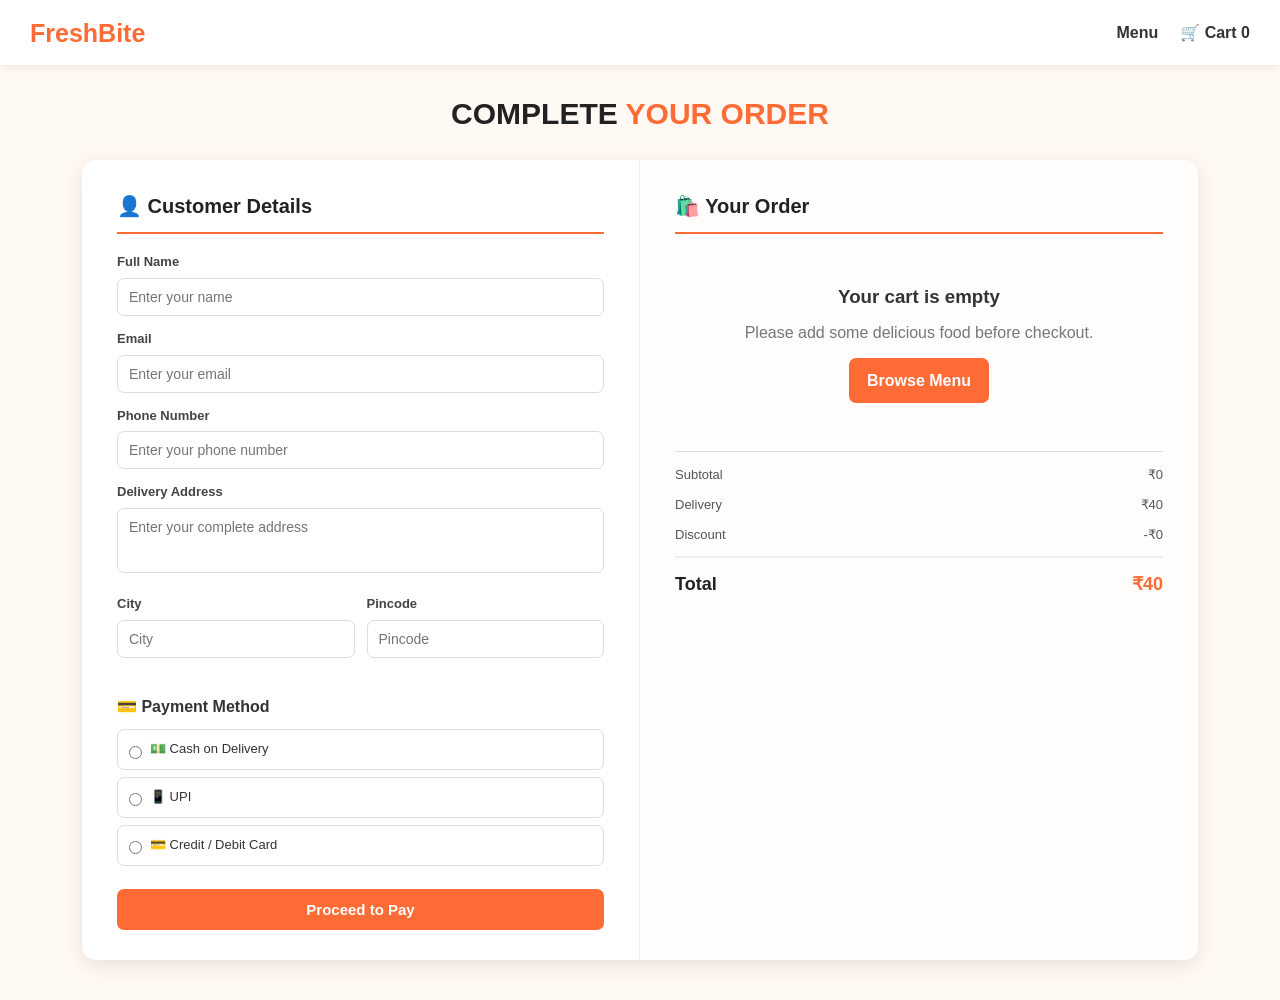
<file: checkout.html>
<!DOCTYPE html>
<html lang="en">
<head>
    <meta charset="UTF-8">
    <meta name="viewport" content="width=device-width, initial-scale=1.0">

    <title>Complete Your Order - FreshBite</title>

    <link rel="stylesheet" href="css/style.css">

    <style>
        * {
            box-sizing: border-box;
        }

        body {
            margin: 0;
            padding: 0;
            background: #fff8f3;
            font-family: Arial, sans-serif;
            color: #333;
        }

        /* NAVBAR */

        .navbar {
            height: 65px;
            background: white;
            display: flex;
            align-items: center;
            justify-content: space-between;
            padding: 0 30px;
            box-shadow: 0 2px 8px rgba(0,0,0,0.08);
        }

        .logo {
            font-size: 25px;
            font-weight: bold;
            color: #ff6b35;
            text-decoration: none;
        }

        .nav-links {
            display: flex;
            gap: 22px;
        }

        .nav-links a {
            text-decoration: none;
            color: #333;
            font-weight: 600;
        }

        .nav-links a:hover {
            color: #ff6b35;
        }

        /* PAGE */

        .checkout-page {
            width: 100%;
            padding: 25px 20px 40px;
        }

        .checkout-title {
            text-align: center;
            font-size: 30px;
            margin: 0 0 22px;
            color: #222;
        }

        .checkout-title span {
            color: #ff6b35;
        }

        /* MAIN BOX */

        .checkout-container {
            width: 90%;
            max-width: 1450px;
            margin: auto;
            background: white;
            border-radius: 14px;
            box-shadow: 0 5px 20px rgba(0,0,0,0.10);
            display: grid;
            grid-template-columns: 1fr 1fr;
            overflow: hidden;
        }

        /* LEFT */

        .customer-section {
            padding: 30px 35px;
            border-right: 1px solid #eee;
        }

        /* RIGHT */

        .order-section {
            padding: 30px 35px;
            background: #fffdfb;
        }

        .section-title {
            font-size: 20px;
            margin: 0 0 18px;
            color: #222;
            padding-bottom: 10px;
            border-bottom: 2px solid #ff6b35;
        }

        /* INPUTS */

        .form-group {
            margin-bottom: 13px;
        }

        .form-group label {
            display: block;
            font-size: 13px;
            font-weight: bold;
            margin-bottom: 5px;
            color: #444;
        }

        .form-group input,
        .form-group textarea {
            width: 100%;
            padding: 10px 11px;
            border: 1px solid #ddd;
            border-radius: 7px;
            font-size: 14px;
            outline: none;
        }

        .form-group input:focus,
        .form-group textarea:focus {
            border-color: #ff6b35;
        }

        .form-group textarea {
            height: 65px;
            resize: none;
        }

        .city-pincode {
            display: grid;
            grid-template-columns: 1fr 1fr;
            gap: 12px;
        }

        /* PAYMENT */

        .payment-title {
            font-size: 16px;
            margin: 18px 0 10px;
        }

        .payment-option {
            display: flex;
            align-items: center;
            gap: 8px;
            border: 1px solid #ddd;
            padding: 9px 11px;
            border-radius: 7px;
            margin-bottom: 7px;
            cursor: pointer;
            font-size: 13px;
        }

        .payment-option:hover {
            border-color: #ff6b35;
            background: #fff8f3;
        }

        .payment-option input {
            accent-color: #ff6b35;
        }

        /* ORDER ITEMS */

        #order-summary {
            min-height: 100px;
        }

        .order-item {
            display: flex;
            align-items: center;
            gap: 12px;
            padding: 10px 0;
            border-bottom: 1px solid #eee;
        }

        .order-item-image {
            width: 90px;
            height: 100px;
            object-fit: cover;
            border-radius: 8px;
            flex-shrink: 0;
        }

        .order-item-details {
            flex: 1;
        }

        .order-item-name {
            font-size: 14px;
            font-weight: bold;
            margin-bottom: 4px;
            color: #222;
        }

        .order-item-quantity {
            font-size: 12px;
            color: #777;
        }

        .order-item-price {
            font-size: 14px;
            font-weight: bold;
            color: #ff6b35;
        }

        /* PRICE */

        .price-summary {
            margin-top: 18px;
            border-top: 1px solid #ddd;
            padding-top: 13px;
        }

        .price-row {
            display: flex;
            justify-content: space-between;
            font-size: 13px;
            margin-bottom: 9px;
            color: #555;
        }

        .total-row {
            border-top: 2px solid #eee;
            padding-top: 12px;
            margin-top: 10px;
            font-size: 18px;
            font-weight: bold;
            color: #222;
        }

        .total-price {
            color: #ff6b35;
        }

        /* BUTTON */

        .place-order-btn {
            width: 100%;
            border: none;
            background: #ff6b35;
            color: white;
            padding: 12px;
            border-radius: 7px;
            font-size: 15px;
            font-weight: bold;
            cursor: pointer;
            margin-top: 15px;
        }

        .place-order-btn:hover {
            background: #e85a27;
        }

        /* MESSAGE */

        #checkout-message {
            text-align: center;
            font-size: 13px;
            margin-top: 8px;
        }

        /* MOBILE */

        @media (max-width: 750px) {

            .checkout-container {
                width: 95%;
                grid-template-columns: 1fr;
            }

            .customer-section {
                border-right: none;
                border-bottom: 1px solid #eee;
            }

            .checkout-title {
                font-size: 25px;
            }
        }

        @media (max-width: 450px) {

            .navbar {
                padding: 0 15px;
            }

            .nav-links {
                gap: 10px;
            }

            .checkout-page {
                padding: 20px 10px;
            }

            .checkout-container {
                width: 100%;
            }

            .customer-section,
            .order-section {
                padding: 20px;
            }

            .city-pincode {
                grid-template-columns: 1fr;
                gap: 0;
            }
        }
    </style>
</head>

<body>

    <!-- NAVBAR -->

    <nav class="navbar">

        <a href="index.html" class="logo">
            FreshBite
        </a>

        <div class="nav-links">
            <a href="menu.html">Menu</a>

            <a href="cart.html">
                🛒 Cart
                <span id="cart-count">0</span>
            </a>
        </div>

    </nav>


    <!-- CHECKOUT PAGE -->

    <main class="checkout-page">

        <h1 class="checkout-title">
            COMPLETE <span>YOUR ORDER</span>
        </h1>


        <form id="checkout-form">

            <div class="checkout-container">


                <!-- ================================= -->
                <!-- CUSTOMER DETAILS - LEFT -->
                <!-- ================================= -->

                <section class="customer-section">

                    <h2 class="section-title">
                        👤 Customer Details
                    </h2>


                    <div class="form-group">

                        <label for="name">
                            Full Name
                        </label>

                        <input
                            type="text"
                            id="name"
                            name="name"
                            placeholder="Enter your name"
                            required
                        >

                    </div>


                    <div class="form-group">

                        <label for="email">
                            Email
                        </label>

                        <input
                            type="email"
                            id="email"
                            name="email"
                            placeholder="Enter your email"
                            required
                        >

                    </div>


                    <div class="form-group">

                        <label for="phone">
                            Phone Number
                        </label>

                        <input
                            type="tel"
                            id="phone"
                            name="phone"
                            placeholder="Enter your phone number"
                            required
                        >

                    </div>


                    <div class="form-group">

                        <label for="address">
                            Delivery Address
                        </label>

                        <textarea
                            id="address"
                            name="address"
                            placeholder="Enter your complete address"
                            required
                        ></textarea>

                    </div>


                    <div class="city-pincode">

                        <div class="form-group">

                            <label for="city">
                                City
                            </label>

                            <input
                                type="text"
                                id="city"
                                name="city"
                                placeholder="City"
                                required
                            >

                        </div>


                        <div class="form-group">

                            <label for="pincode">
                                Pincode
                            </label>

                            <input
                                type="text"
                                id="pincode"
                                name="pincode"
                                placeholder="Pincode"
                                required
                            >

                        </div>

                    </div>


                    <!-- PAYMENT -->

                    <h3 class="payment-title">
                        💳 Payment Method
                    </h3>


                    <label class="payment-option">

                        <input
                            type="radio"
                            name="payment"
                            value="Cash on Delivery"
                            required
                        >

                        💵 Cash on Delivery

                    </label>


                    <label class="payment-option">

                        <input
                            type="radio"
                            name="payment"
                            value="UPI"
                        >

                        📱 UPI

                    </label>


                    <label class="payment-option">

                        <input
                            type="radio"
                            name="payment"
                            value="Card"
                        >

                        💳 Credit / Debit Card

                    </label>


                    <div id="checkout-message"></div>


                    <button
                        type="button"
                        class="place-order-btn"
                        id="place-order-btn"
                    >
                        Proceed to Pay
                    </button>

                </section>



                <!-- ================================= -->
                <!-- YOUR ORDER - RIGHT -->
                <!-- ================================= -->

                <section class="order-section">

                    <h2 class="section-title">
                        🛍️ Your Order
                    </h2>


                    <div id="order-summary">

                        <!-- checkout.js will add ordered items here -->

                    </div>


                    <div class="price-summary">

                        <div class="price-row">

                            <span>Subtotal</span>

                            <span id="subtotal">
                                ₹0
                            </span>

                        </div>


                        <div class="price-row">

                            <span>Delivery</span>

                            <span id="delivery">
                                ₹0
                            </span>

                        </div>


                        <div class="price-row">

                            <span>Discount</span>

                            <span id="discount">
                                ₹0
                            </span>

                        </div>


                        <div class="price-row total-row">

                            <span>Total</span>

                            <span
                                id="total"
                                class="total-price"
                            >
                                ₹0
                            </span>

                        </div>

                    </div>

                </section>

            </div>

        </form>

    </main>


    <!-- CHECKOUT JS -->

    <script src="js/checkout.js"></script>


    <!-- CART COUNT -->

    <script>

        document.addEventListener(
            "DOMContentLoaded",
            function () {

                const cart =
                    JSON.parse(
                        localStorage.getItem("cart") || "[]"
                    );

                const cartCount =
                    document.getElementById("cart-count");

                if (cartCount) {

                    const count =
                        cart.reduce(
                            (sum, item) =>
                                sum + (item.quantity || 0),
                            0
                        );

                    cartCount.textContent = count;
                }

            }
        );

    </script>

</body>
</html>
</file>
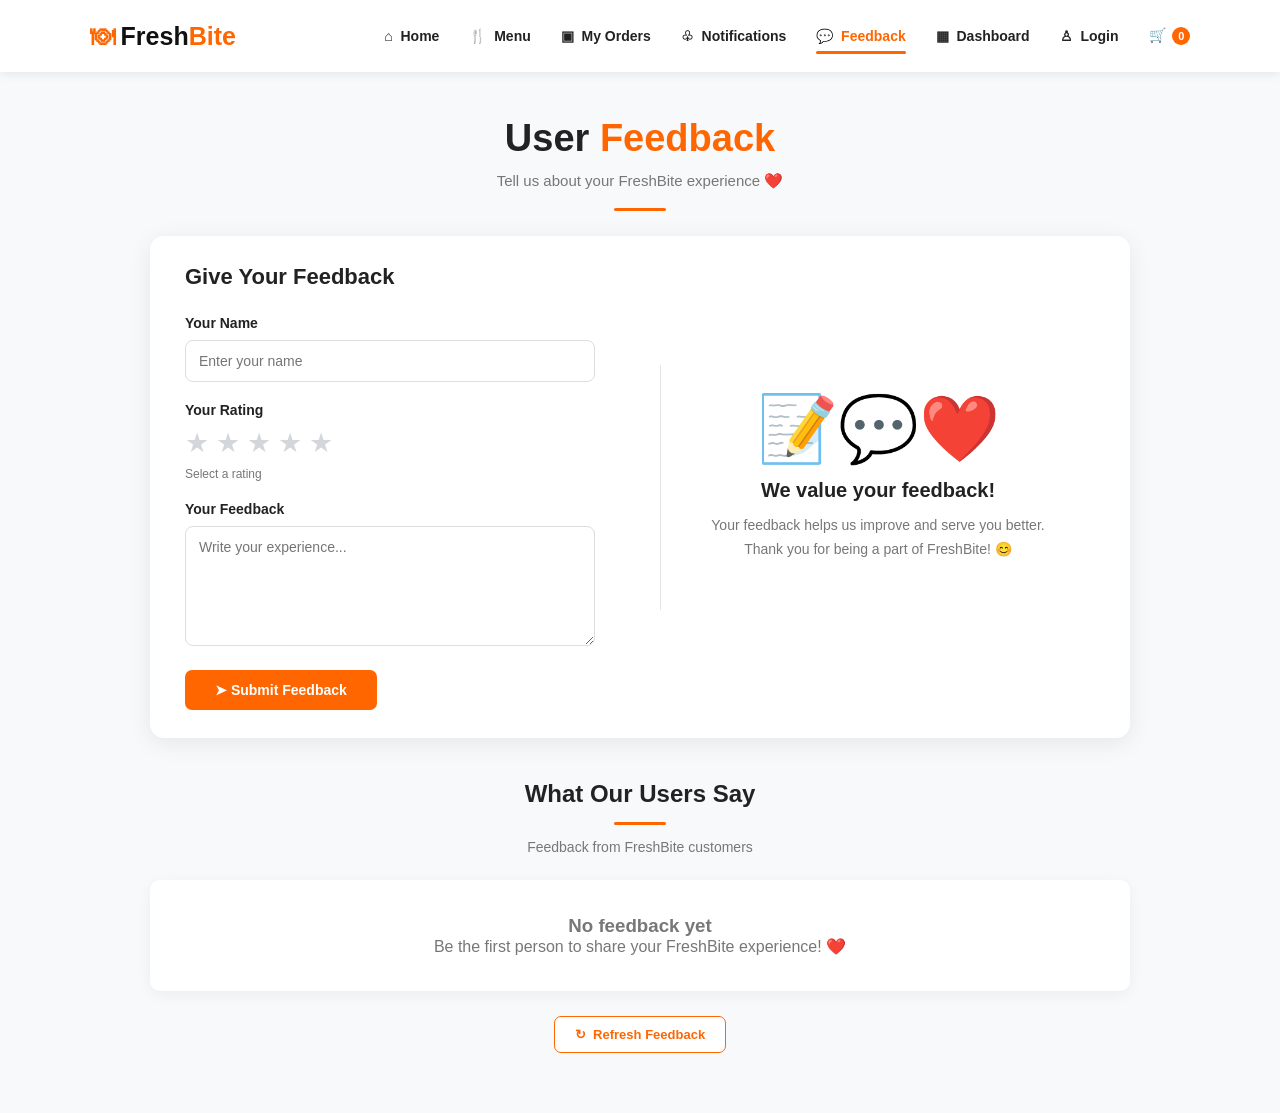
<file: feedback.html>
<!DOCTYPE html>
<html lang="en">
<head>
    <meta charset="UTF-8">
    <meta name="viewport" content="width=device-width, initial-scale=1.0">
    <title>FreshBite - User Feedback</title>

    <style>
        * {
            margin: 0;
            padding: 0;
            box-sizing: border-box;
        }

        body {
            font-family: Arial, Helvetica, sans-serif;
            background: #f8f9fb;
            color: #222;
        }

        /* =========================
           NAVBAR
        ========================= */

        .navbar {
            height: 72px;
            background: #ffffff;
            display: flex;
            align-items: center;
            justify-content: space-between;
            padding: 0 7%;
            box-shadow: 0 2px 10px rgba(0, 0, 0, 0.08);
            position: sticky;
            top: 0;
            z-index: 1000;
        }

        .logo {
            text-decoration: none;
            color: #111;
            font-size: 25px;
            font-weight: 700;
            white-space: nowrap;
        }

        .logo span {
            color: #ff6600;
        }

        .logo-icon {
            color: #ff6600;
            margin-right: 6px;
        }

        .nav-links {
            display: flex;
            align-items: center;
            gap: 30px;
        }

        .nav-links a {
            text-decoration: none;
            color: #222;
            font-size: 14px;
            font-weight: 600;
            padding: 25px 0;
            transition: 0.3s;
            position: relative;
        }

        .nav-links a:hover {
            color: #ff6600;
        }

        .nav-links a.active {
            color: #ff6600;
        }

        .nav-links a.active::after {
            content: "";
            position: absolute;
            left: 0;
            right: 0;
            bottom: 15px;
            height: 3px;
            background: #ff6600;
            border-radius: 5px;
        }

        .cart-link {
            position: relative;
        }

        .cart-count {
            background: #ff6600;
            color: white;
            font-size: 11px;
            min-width: 18px;
            height: 18px;
            border-radius: 50%;
            display: inline-flex;
            align-items: center;
            justify-content: center;
            margin-left: 3px;
        }

        /* =========================
           PAGE HEADER
        ========================= */

        .page-header {
            text-align: center;
            padding: 45px 20px 25px;
        }

        .page-header h1 {
            font-size: 38px;
            font-weight: 700;
            margin-bottom: 12px;
        }

        .page-header h1 span {
            color: #ff6600;
        }

        .page-header p {
            color: #777;
            font-size: 15px;
        }

        .title-line {
            width: 52px;
            height: 3px;
            background: #ff6600;
            margin: 18px auto 0;
            border-radius: 10px;
        }

        /* =========================
           FEEDBACK FORM SECTION
        ========================= */

        .feedback-container {
            max-width: 1020px;
            margin: 0 auto;
            padding: 0 20px;
        }

        .feedback-box {
            background: white;
            border-radius: 14px;
            padding: 28px 35px;
            box-shadow: 0 5px 25px rgba(0, 0, 0, 0.08);

            display: grid;
            grid-template-columns: 1fr 1fr;
            gap: 40px;
            align-items: center;
        }

        .form-section {
            padding-right: 25px;
        }

        .form-section h2 {
            font-size: 22px;
            margin-bottom: 25px;
        }

        .form-group {
            margin-bottom: 20px;
        }

        .form-group label {
            display: block;
            font-size: 14px;
            font-weight: 600;
            margin-bottom: 9px;
        }

        .form-group input,
        .form-group textarea {
            width: 100%;
            border: 1px solid #ddd;
            border-radius: 8px;
            padding: 12px 13px;
            font-size: 14px;
            font-family: inherit;
            outline: none;
            transition: 0.3s;
        }

        .form-group input:focus,
        .form-group textarea:focus {
            border-color: #ff6600;
            box-shadow: 0 0 0 2px rgba(255, 102, 0, 0.08);
        }

        .form-group textarea {
            height: 120px;
            resize: vertical;
        }

        /* =========================
           STAR RATING
        ========================= */

        .stars {
            display: flex;
            gap: 7px;
            margin: 4px 0 8px;
        }

        .star {
            font-size: 27px;
            color: #d3d7dc;
            cursor: pointer;
            transition: 0.2s;
        }

        .star:hover {
            transform: scale(1.1);
        }

        .star.selected {
            color: #ff6600;
        }

        .rating-text {
            font-size: 12px;
            color: #777;
        }

        /* =========================
           RIGHT INFORMATION
        ========================= */

        .feedback-info {
            border-left: 1px solid #e5e5e5;
            min-height: 245px;

            display: flex;
            flex-direction: column;
            align-items: center;
            justify-content: center;
            text-align: center;
            padding: 20px 30px;
        }

        .feedback-icon {
            font-size: 65px;
            margin-bottom: 12px;
        }

        .feedback-info h3 {
            font-size: 20px;
            margin-bottom: 12px;
        }

        .feedback-info p {
            color: #777;
            font-size: 14px;
            line-height: 1.7;
            max-width: 360px;
            margin-bottom: 22px;
        }

        /* =========================
           SUBMIT BUTTON
        ========================= */

        .submit-btn {
            border: none;
            background: #ff6600;
            color: white;
            padding: 12px 30px;
            border-radius: 7px;
            font-size: 14px;
            font-weight: 700;
            cursor: pointer;
            transition: 0.3s;
        }

        .submit-btn:hover {
            background: #e85d00;
            transform: translateY(-1px);
        }

        /* =========================
           USER FEEDBACK SECTION
        ========================= */

        .reviews-section {
            max-width: 1020px;
            margin: 42px auto 60px;
            padding: 0 20px;
        }

        .reviews-heading {
            text-align: center;
            margin-bottom: 25px;
        }

        .reviews-heading h2 {
            font-size: 24px;
            margin-bottom: 10px;
        }

        .reviews-heading p {
            color: #777;
            font-size: 14px;
        }

        .heading-line {
            width: 52px;
            height: 3px;
            background: #ff6600;
            margin: 14px auto;
            border-radius: 10px;
        }

        .feedback-list {
            display: grid;
            grid-template-columns: repeat(3, 1fr);
            gap: 20px;
        }

        .feedback-card {
            background: white;
            border-radius: 10px;
            padding: 20px;
            box-shadow: 0 4px 18px rgba(0, 0, 0, 0.07);
            position: relative;
            min-height: 165px;
        }

        .feedback-rating {
            color: #ff6600;
            font-size: 18px;
            margin-bottom: 10px;
            letter-spacing: 1px;
        }

        .feedback-name {
            font-size: 15px;
            font-weight: 700;
            margin-bottom: 8px;
        }

        .feedback-message {
            color: #555;
            font-size: 13px;
            line-height: 1.6;
            margin-bottom: 18px;
        }

        .feedback-date {
            color: #888;
            font-size: 11px;
        }

        .delete-btn {
            position: absolute;
            right: 15px;
            bottom: 14px;
            border: 1px solid #ff6b6b;
            background: white;
            color: #ff4d4d;
            width: 35px;
            height: 32px;
            border-radius: 6px;
            cursor: pointer;
            transition: 0.3s;
        }

        .delete-btn:hover {
            background: #fff1f1;
        }

        .empty-message {
            grid-column: 1 / -1;
            text-align: center;
            background: white;
            padding: 35px;
            border-radius: 10px;
            color: #777;
            box-shadow: 0 4px 15px rgba(0, 0, 0, 0.05);
        }

        /* =========================
           REFRESH BUTTON
        ========================= */

        .refresh-container {
            text-align: center;
            margin-top: 25px;
        }

        .refresh-btn {
            background: white;
            color: #ff6600;
            border: 1px solid #ff6600;
            padding: 10px 20px;
            border-radius: 7px;
            font-size: 13px;
            font-weight: 600;
            cursor: pointer;
            transition: 0.3s;
        }

        .refresh-btn:hover {
            background: #ff6600;
            color: white;
        }

        /* =========================
           TOAST
        ========================= */
.toast {
    position: fixed;
    bottom: 30px;
    left: 50%;
    transform: translateX(-50%);

    background: #222;
    color: white;
    padding: 15px 28px;
    border-radius: 8px;

    font-size: 15px;
    font-weight: 600;

    opacity: 0;
    visibility: hidden;

    transition: 0.3s ease;
    z-index: 9999;
}

.toast.show {
    opacity: 1;
    visibility: visible;
    transform: translateX(-50%);
}
        /* =========================
           RESPONSIVE
        ========================= */

        @media (max-width: 900px) {

            .navbar {
                padding: 0 3%;
            }

            .nav-links {
                gap: 15px;
            }

            .nav-links a {
                font-size: 12px;
            }

            .feedback-list {
                grid-template-columns: repeat(2, 1fr);
            }
        }

        @media (max-width: 700px) {

            .navbar {
                height: auto;
                padding: 15px 20px;
                flex-direction: column;
                gap: 12px;
            }

            .nav-links {
                flex-wrap: wrap;
                justify-content: center;
                gap: 12px 18px;
            }

            .nav-links a {
                padding: 5px 0;
            }

            .nav-links a.active::after {
                bottom: -3px;
            }

            .page-header {
                padding-top: 35px;
            }

            .page-header h1 {
                font-size: 30px;
            }

            .feedback-box {
                grid-template-columns: 1fr;
                padding: 25px;
            }

            .form-section {
                padding-right: 0;
            }

            .feedback-info {
                border-left: none;
                border-top: 1px solid #e5e5e5;
                padding-top: 30px;
            }

            .feedback-list {
                grid-template-columns: 1fr;
            }
        }
    </style>
</head>

<body>

    <!-- =========================
         NAVBAR
    ========================= -->

    <header class="navbar">

        <a href="index.html" class="logo">
            <span class="logo-icon">🍽</span>Fresh<span>Bite</span>
        </a>

        <nav class="nav-links">

            <a href="index.html">⌂ &nbsp;Home</a>

            <a href="menu.html">🍴 &nbsp;Menu</a>

            <a href="my-orders.html">▣ &nbsp;My Orders</a>

            <a href="notification.html">♧ &nbsp;Notifications</a>

            <a href="feedback.html" class="active">💬 &nbsp;Feedback</a>

            <a href="user-dashboard.html">▦ &nbsp;Dashboard</a>

            <a href="login.html">♙ &nbsp;Login</a>

            <a href="cart.html" class="cart-link">
                🛒 <span id="cart-count" class="cart-count">0</span>
            </a>

        </nav>

    </header>


    <!-- =========================
         PAGE HEADER
    ========================= -->

    <section class="page-header">

        <h1>User <span>Feedback</span></h1>

        <p>
            Tell us about your FreshBite experience ❤️
        </p>

        <div class="title-line"></div>

    </section>


    <!-- =========================
         FEEDBACK FORM
    ========================= -->

    <div class="feedback-container">

        <div class="feedback-box">

            <!-- LEFT SIDE -->

            <div class="form-section">

                <h2>Give Your Feedback</h2>

                <form id="feedbackForm">

                    <div class="form-group">

                        <label for="name">
                            Your Name
                        </label>

                        <input
                            type="text"
                            id="name"
                            placeholder="Enter your name"
                            required
                        >

                    </div>


                    <div class="form-group">

                        <label>
                            Your Rating
                        </label>

                        <div class="stars">

                            <span class="star" data-rating="1">★</span>
                            <span class="star" data-rating="2">★</span>
                            <span class="star" data-rating="3">★</span>
                            <span class="star" data-rating="4">★</span>
                            <span class="star" data-rating="5">★</span>

                        </div>

                        <div class="rating-text" id="ratingText">
                            Select a rating
                        </div>

                    </div>


                    <div class="form-group">

                        <label for="message">
                            Your Feedback
                        </label>

                        <textarea
                            id="message"
                            placeholder="Write your experience..."
                            required
                        ></textarea>

                    </div>

                    <button
                        type="submit"
                        class="submit-btn"
                    >
                        ➤ Submit Feedback
                    </button>

                </form>

            </div>


            <!-- RIGHT SIDE -->

            <div class="feedback-info">

                <div class="feedback-icon">
                    📝💬❤️
                </div>

                <h3>
                    We value your feedback!
                </h3>

                <p>
                    Your feedback helps us improve and serve you better.
                    Thank you for being a part of FreshBite! 😊
                </p>

            </div>

        </div>

    </div>


    <!-- =========================
         USER REVIEWS
    ========================= -->

    <section class="reviews-section">

        <div class="reviews-heading">

            <h2>
                What Our Users Say
            </h2>

            <div class="heading-line"></div>

            <p>
                Feedback from FreshBite customers
            </p>

        </div>


        <div
            id="feedback-container"
            class="feedback-list"
        >
        </div>


        <div class="refresh-container">

            <button
                type="button"
                class="refresh-btn"
                id="refreshFeedbackBtn"
            >
                ↻ &nbsp;Refresh Feedback
            </button>

        </div>

    </section>


    <!-- TOAST -->

    <div
        id="toast"
        class="toast"
    ></div>


    <script>

        /* =========================
           CART COUNT
        ========================= */

        function updateCartCount() {

            const cart =
                JSON.parse(
                    localStorage.getItem("freshbite_cart") ||
                    localStorage.getItem("cart") ||
                    "[]"
                );

            const count = cart.reduce(
                (total, item) =>
                    total + (Number(item.quantity) || 1),
                0
            );

            const cartCount =
                document.getElementById("cart-count");

            if (cartCount) {
                cartCount.textContent = count;
            }
        }


        /* =========================
           STAR RATING
        ========================= */

        let selectedRating = 0;

        const stars =
            document.querySelectorAll(".star");

        const ratingText =
            document.getElementById("ratingText");


        stars.forEach(star => {

            star.addEventListener("click", function () {

                selectedRating =
                    Number(this.dataset.rating);

                stars.forEach(s => {

                    const rating =
                        Number(s.dataset.rating);

                    if (rating <= selectedRating) {
                        s.classList.add("selected");
                    } else {
                        s.classList.remove("selected");
                    }

                });


                const ratingMessages = {

                    1: "Very Poor",

                    2: "Poor",

                    3: "Average",

                    4: "Good",

                    5: "Excellent"

                };

                ratingText.textContent =
                    ratingMessages[selectedRating];

            });

        });


        /* =========================
           TOAST
        ========================= */

        function showToast(message) {

            const toast =
                document.getElementById("toast");

            toast.textContent = message;

            toast.classList.add("show");

            setTimeout(() => {

                toast.classList.remove("show");

            }, 2500);

        }


        /* =========================
           GET FEEDBACK
        ========================= */

        function getFeedback() {

            try {

                return JSON.parse(
                    localStorage.getItem("freshbite_feedback") ||
                    "[]"
                );

            } catch (error) {

                return [];

            }

        }


        /* =========================
           ESCAPE HTML
        ========================= */

        function escapeHTML(value) {

            const div =
                document.createElement("div");

            div.textContent =
                value == null ? "" : String(value);

            return div.innerHTML;

        }


        /* =========================
           RENDER STARS
        ========================= */

        function renderStars(rating) {

            rating = Number(rating) || 0;

            let result = "";

            for (let i = 1; i <= 5; i++) {

                result +=
                    i <= rating ? "★" : "☆";

            }

            return result;

        }


        /* =========================
           LOAD FEEDBACK
        ========================= */

        function loadFeedback() {

            const container =
                document.getElementById(
                    "feedback-container"
                );

            const feedback =
                getFeedback();

            if (!feedback.length) {

                container.innerHTML = `
                    <div class="empty-message">
                        <h3>No feedback yet</h3>
                        <p>
                            Be the first person to share
                            your FreshBite experience! ❤️
                        </p>
                    </div>
                `;

                return;

            }


            feedback.sort((a, b) => {

                const dateA =
                    new Date(
                        a.createdAt ||
                        a.date ||
                        a.timestamp ||
                        0
                    );

                const dateB =
                    new Date(
                        b.createdAt ||
                        b.date ||
                        b.timestamp ||
                        0
                    );

                return dateB - dateA;

            });


            container.innerHTML =
                feedback.map((item, index) => {

                    const name =
                        item.name ||
                        item.userName ||
                        item.customerName ||
                        "Anonymous";

                    const message =
                        item.message ||
                        item.feedback ||
                        item.comment ||
                        "";

                    const rating =
                        item.rating ||
                        item.stars ||
                        0;

                    const dateValue =
                        item.createdAt ||
                        item.date ||
                        item.timestamp;

                    let formattedDate = "";

                    if (dateValue) {

                        const date =
                            new Date(dateValue);

                        if (!isNaN(date)) {

                            formattedDate =
                                date.toLocaleDateString(
                                    "en-IN",
                                    {
                                        day: "2-digit",
                                        month: "short",
                                        year: "numeric"
                                    }
                                );

                        }

                    }


                    return `

                        <div class="feedback-card">

                            <div class="feedback-rating">
                                ${renderStars(rating)}
                            </div>

                            <div class="feedback-name">
                                ${escapeHTML(name)}
                            </div>

                            <div class="feedback-message">
                                ${escapeHTML(message)}
                            </div>

                            <div class="feedback-date">
                                📅 ${formattedDate || "Recently"}
                            </div>

                            <button
                                class="delete-btn"
                                onclick="deleteFeedback(${index})"
                                title="Delete feedback"
                            >
                                🗑
                            </button>

                        </div>

                    `;

                }).join("");

        }


        /* =========================
           DELETE FEEDBACK
        ========================= */

        function deleteFeedback(index) {

            const feedback =
                getFeedback();

            feedback.splice(index, 1);

            localStorage.setItem(
                "freshbite_feedback",
                JSON.stringify(feedback)
            );

            loadFeedback();

            showToast(
                "Feedback deleted successfully."
            );

        }


        /* =========================
           SUBMIT FEEDBACK
        ========================= */

        document
            .getElementById("feedbackForm")
            .addEventListener(
                "submit",
                function(event) {

                    event.preventDefault();


                    const name =
                        document
                            .getElementById("name")
                            .value
                            .trim();


                    const message =
                        document
                            .getElementById("message")
                            .value
                            .trim();


                    if (!selectedRating) {

                        showToast(
                            "Please select a rating."
                        );

                        return;

                    }


                    if (!name || !message) {

                        showToast(
                            "Please fill all fields."
                        );

                        return;

                    }


                    const feedback =
                        getFeedback();


                    const newFeedback = {

                        name: name,

                        rating: selectedRating,

                        message: message,

                        createdAt:
                            new Date().toISOString()

                    };


                    feedback.unshift(
                        newFeedback
                    );


                    localStorage.setItem(
                        "freshbite_feedback",
                        JSON.stringify(feedback)
                    );


                    document
                        .getElementById("feedbackForm")
                        .reset();


                    selectedRating = 0;


                    stars.forEach(star => {

                        star.classList.remove(
                            "selected"
                        );

                    });


                    ratingText.textContent =
                        "Select a rating";


                    loadFeedback();


                    showToast(
                        "Thank you for your feedback! ❤️"
                    );

                }
            );


        /* =========================
           REFRESH FEEDBACK BUTTON
        ========================= */

        document
            .getElementById("refreshFeedbackBtn")
            .addEventListener("click", function () {
                loadFeedback();
                showToast("Feedback refreshed successfully! 🔄");
            });


        /* =========================
           START
        ========================= */

        updateCartCount();

        loadFeedback();

    </script>

</body>
</html>
</file>
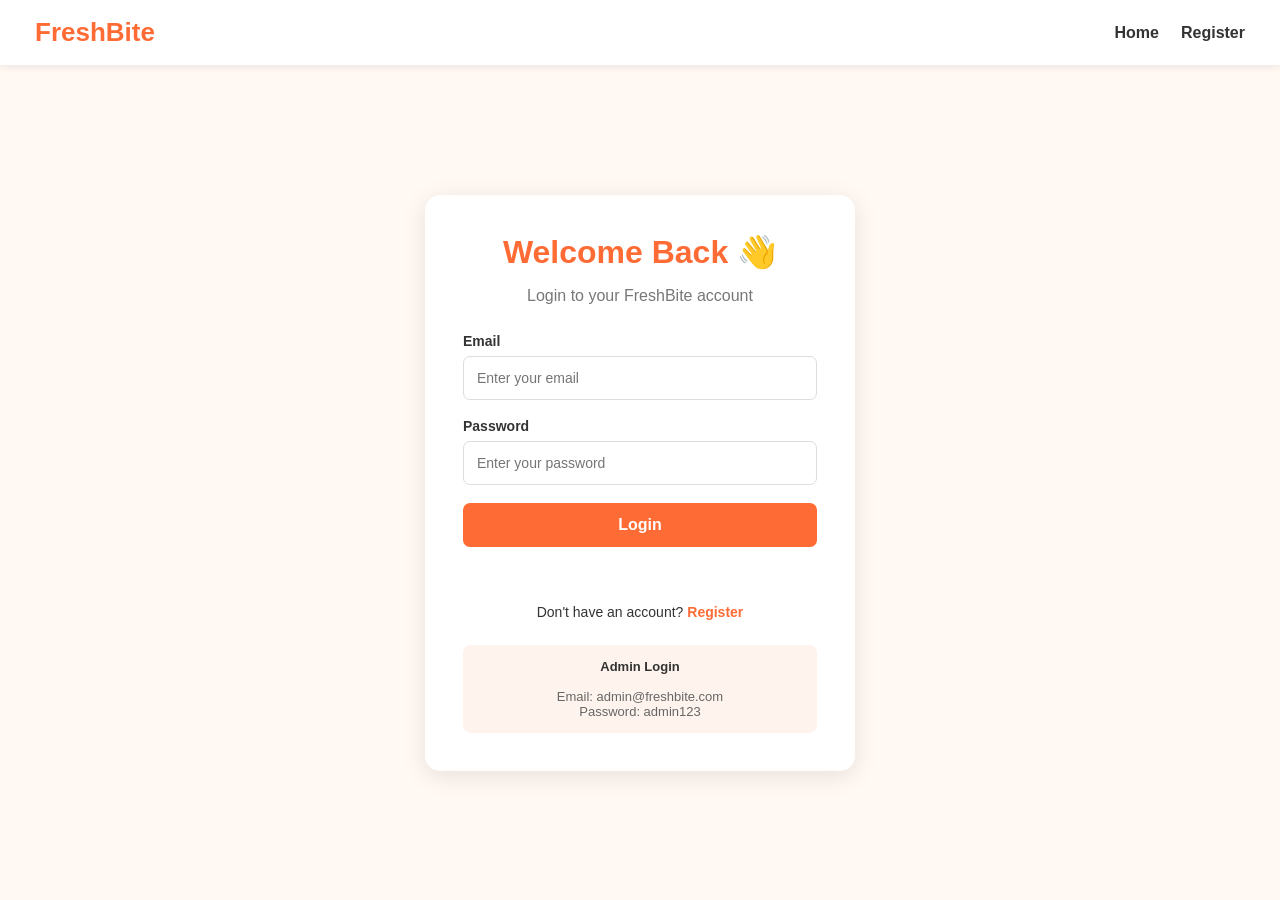
<file: login.html>
<!DOCTYPE html>
<html lang="en">

<head>

    <meta charset="UTF-8">

    <meta
        name="viewport"
        content="width=device-width, initial-scale=1.0"
    >

    <title>Login - FreshBite</title>

    <style>

        * {
            box-sizing: border-box;
        }

        body {
            margin: 0;
            font-family: Arial, sans-serif;
            background: #fff8f3;
            color: #333;
        }

        /* =========================
           NAVBAR
        ========================= */

        .navbar {
            height: 65px;

            background: white;

            display: flex;
            align-items: center;
            justify-content: space-between;

            padding: 0 35px;

            box-shadow:
                0 2px 8px rgba(0,0,0,0.08);
        }

        .logo {
            text-decoration: none;

            color: #ff6b35;

            font-size: 26px;

            font-weight: bold;
        }

        .nav-links {
            display: flex;

            gap: 22px;
        }

        .nav-links a {
            text-decoration: none;

            color: #333;

            font-weight: bold;
        }

        .nav-links a:hover {
            color: #ff6b35;
        }

        /* =========================
           LOGIN PAGE
        ========================= */

        .login-page {

            min-height:
                calc(100vh - 65px);

            display: flex;

            justify-content: center;

            align-items: center;

            padding: 30px 20px;
        }

        .login-card {

            width: 430px;

            background: white;

            padding: 38px;

            border-radius: 15px;

            box-shadow:
                0 5px 25px rgba(0,0,0,0.10);
        }

        .login-card h1 {

            text-align: center;

            margin: 0 0 8px;

            color: #ff6b35;
        }

        .subtitle {

            text-align: center;

            color: #777;

            margin-bottom: 28px;
        }

        /* =========================
           FORM
        ========================= */

        .form-group {

            margin-bottom: 18px;
        }

        .form-group label {

            display: block;

            font-weight: bold;

            font-size: 14px;

            margin-bottom: 7px;
        }

        .form-group input {

            width: 100%;

            padding: 13px;

            border:
                1px solid #ddd;

            border-radius: 7px;

            font-size: 14px;

            outline: none;
        }

        .form-group input:focus {

            border-color:
                #ff6b35;
        }

        .login-btn {

            width: 100%;

            padding: 13px;

            border: none;

            border-radius: 7px;

            background: #ff6b35;

            color: white;

            font-size: 16px;

            font-weight: bold;

            cursor: pointer;
        }

        .login-btn:hover {

            background: #e85a27;
        }

        #login-message {

            text-align: center;

            margin-top: 15px;

            min-height: 20px;

            font-size: 14px;

            font-weight: bold;
        }

        /* =========================
           REGISTER
        ========================= */

        .register-link {

            text-align: center;

            margin-top: 22px;

            font-size: 14px;
        }

        .register-link a {

            color: #ff6b35;

            font-weight: bold;

            text-decoration: none;
        }

        /* =========================
           ADMIN INFO
        ========================= */

        .admin-info {

            margin-top: 25px;

            padding: 14px;

            background: #fff4ed;

            border-radius: 8px;

            text-align: center;

            font-size: 13px;

            color: #666;
        }

        .admin-info strong {

            color: #333;
        }

        /* =========================
           MOBILE
        ========================= */

        @media (max-width: 600px) {

            .navbar {
                padding: 0 15px;
            }

            .nav-links {
                gap: 10px;
            }

            .login-card {
                width: 100%;
                padding: 28px 22px;
            }
        }

    </style>

</head>


<body>


<!-- =========================
     NAVBAR
========================= -->

<nav class="navbar">

    <a
        href="index.html"
        class="logo"
    >
        FreshBite
    </a>

    <div class="nav-links">

        <a href="index.html">
            Home
        </a>

        <a href="register.html">
            Register
        </a>

    </div>

</nav>


<!-- =========================
     LOGIN
========================= -->

<main class="login-page">

    <div class="login-card">

        <h1>
            Welcome Back 👋
        </h1>

        <p class="subtitle">
            Login to your FreshBite account
        </p>


        <form id="login-form">


            <div class="form-group">

                <label for="email">
                    Email
                </label>

                <input
                    type="email"
                    id="email"
                    placeholder="Enter your email"
                    required
                >

            </div>


            <div class="form-group">

                <label for="password">
                    Password
                </label>

                <input
                    type="password"
                    id="password"
                    placeholder="Enter your password"
                    required
                >

            </div>


            <button
                type="submit"
                class="login-btn"
            >
                Login
            </button>


        </form>


        <div id="login-message"></div>


        <div class="register-link">

            Don't have an account?

            <a href="register.html">
                Register
            </a>

        </div>


        <div class="admin-info">

            <strong>Admin Login</strong>

            <br><br>

            Email:
            admin@freshbite.com

            <br>

            Password:
            admin123

        </div>

    </div>

</main>


<script>

/* =====================================================
   ADMIN CREDENTIALS
===================================================== */

const ADMIN_EMAIL =
    "admin@freshbite.com";

const ADMIN_PASSWORD =
    "admin123";


/* =====================================================
   LOGIN
===================================================== */

document
    .getElementById("login-form")
    .addEventListener(
        "submit",
        function(event) {

            event.preventDefault();


            const email =
                document
                    .getElementById("email")
                    .value
                    .trim()
                    .toLowerCase();


            const password =
                document
                    .getElementById("password")
                    .value;


            const message =
                document.getElementById(
                    "login-message"
                );


            /* =================================================
               ADMIN LOGIN
            ================================================= */

            if (
                email === ADMIN_EMAIL &&
                password === ADMIN_PASSWORD
            ) {


                /*
                 * Remove customer session
                 */

                localStorage.removeItem(
                    "freshbite_user"
                );

                localStorage.removeItem(
                    "freshbite_logged_in"
                );


                /*
                 * Create separate admin session
                 */

                const admin = {

                    id: "admin-001",

                    name: "FreshBite Administrator",

                    email:
                        ADMIN_EMAIL,

                    role: "admin"

                };


                localStorage.setItem(
                    "freshbite_admin",
                    JSON.stringify(admin)
                );


                localStorage.setItem(
                    "freshbite_admin_logged_in",
                    "true"
                );


                message.style.color =
                    "#16a34a";

                message.textContent =
                    "Admin login successful!";


                /*
                 * DIRECTLY OPEN ADMIN PAGE
                 */

                setTimeout(
                    function() {

                        window.location.href =
                            "admin-dashboard.html";

                    },
                    300
                );


                return;
            }


            /* =================================================
               CUSTOMER LOGIN
            ================================================= */

            const users =
                JSON.parse(
                    localStorage.getItem(
                        "freshbite_users"
                    ) || "[]"
                );


            const user =
                users.find(
                    function(u) {

                        return (
                            String(u.email)
                                .toLowerCase() ===
                            email
                            &&
                            String(u.password) ===
                            password
                        );

                    }
                );


            if (!user) {

                message.style.color =
                    "#dc2626";

                message.textContent =
                    "Invalid email or password.";

                return;
            }


            /*
             * Make sure customer is NOT admin
             */

            localStorage.removeItem(
                "freshbite_admin"
            );

            localStorage.removeItem(
                "freshbite_admin_logged_in"
            );


            const customer = {

                ...user,

                role: "customer"

            };


            localStorage.setItem(
                "freshbite_user",
                JSON.stringify(customer)
            );


            localStorage.setItem(
                "freshbite_logged_in",
                "true"
            );


            message.style.color =
                "#16a34a";

            message.textContent =
                "Login successful!";


            setTimeout(
                function() {

                    window.location.href =
                        "menu.html";

                },
                300
            );

        }
    );

</script>


</body>

</html>
</file>
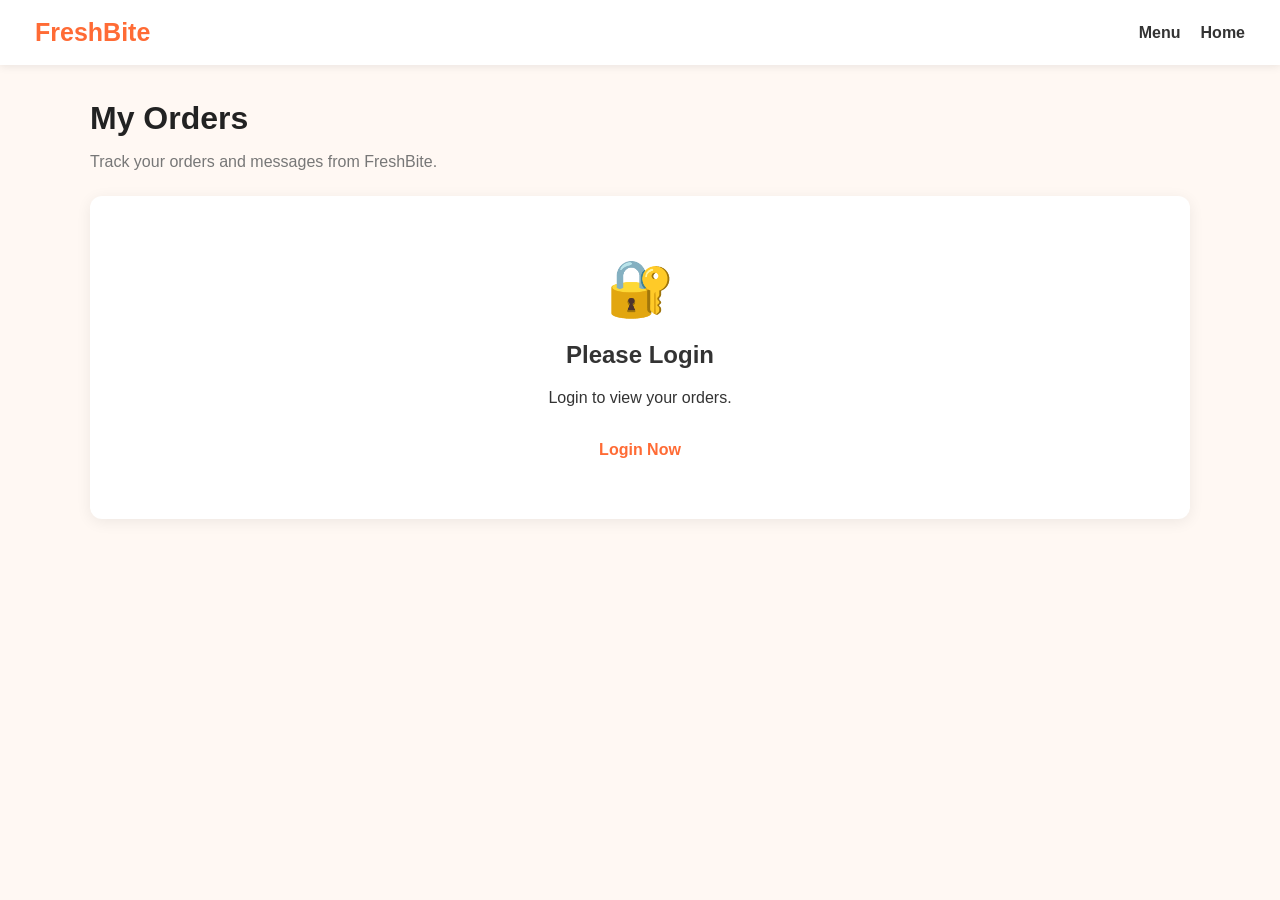
<file: my-orders.html>
<!DOCTYPE html>
<html lang="en">

<head>

    <meta charset="UTF-8">

    <meta name="viewport" content="width=device-width, initial-scale=1.0">

    <title>My Orders - FreshBite</title>

    <style>

        * {
            box-sizing: border-box;
        }

        body {
            margin: 0;
            font-family: Arial, sans-serif;
            background: #fff8f3;
            color: #333;
        }

        /* =========================
           NAVBAR
        ========================= */

        .navbar {
            height: 65px;
            background: white;
            display: flex;
            justify-content: space-between;
            align-items: center;
            padding: 0 35px;
            box-shadow: 0 2px 8px rgba(0,0,0,0.08);
        }

        .logo {
            color: #ff6b35;
            text-decoration: none;
            font-size: 25px;
            font-weight: bold;
        }

        .nav-links {
            display: flex;
            gap: 20px;
        }

        .nav-links a {
            text-decoration: none;
            color: #333;
            font-weight: bold;
        }

        .nav-links a:hover {
            color: #ff6b35;
        }

        /* =========================
           MAIN
        ========================= */

        .container {
            width: 94%;
            max-width: 1100px;
            margin: 35px auto;
        }

        h1 {
            margin-bottom: 8px;
            color: #222;
        }

        .subtitle {
            color: #777;
            margin-bottom: 25px;
        }

        /* =========================
           ORDER CARD
        ========================= */

        .order-card {
            background: white;
            border-radius: 12px;
            margin-bottom: 25px;
            overflow: hidden;
            box-shadow: 0 3px 15px rgba(0,0,0,0.08);
        }

        .order-header {
            padding: 18px 22px;
            background: #f9fafb;
            border-bottom: 1px solid #eee;
            display: flex;
            justify-content: space-between;
            align-items: center;
        }

        .order-id {
            font-size: 18px;
            font-weight: bold;
        }

        .date {
            font-size: 13px;
            color: #777;
            margin-top: 5px;
        }

        .status {
            padding: 8px 14px;
            border-radius: 20px;
            font-size: 12px;
            font-weight: bold;
        }

        .placed {
            background: #fef3c7;
            color: #92400e;
        }

        .preparing {
            background: #dbeafe;
            color: #1d4ed8;
        }

        .delivery {
            background: #ede9fe;
            color: #6d28d9;
        }

        .delivered {
            background: #dcfce7;
            color: #166534;
        }

        .cancelled {
            background: #fee2e2;
            color: #991b1b;
        }

        /* =========================
           ORDER BODY
        ========================= */

        .order-body {
            padding: 22px;
        }

        .food-title {
            font-weight: bold;
            margin-bottom: 10px;
        }

        .food-item {
            display: flex;
            align-items: center;
            gap: 15px;
            padding: 12px 0;
            border-bottom: 1px solid #eee;
        }

        .food-item:last-child {
            border-bottom: none;
        }

        .food-image {
            width: 70px;
            height: 60px;
            object-fit: cover;
            border-radius: 8px;
            flex-shrink: 0;
        }

        .food-info {
            flex: 1;
        }

        .food-name {
            font-weight: bold;
            margin-bottom: 5px;
        }

        .quantity {
            color: #777;
            font-size: 13px;
        }

        .price {
            font-weight: bold;
            white-space: nowrap;
        }

        .total {
            text-align: right;
            color: #ff6b35;
            font-size: 20px;
            font-weight: bold;
            margin-top: 15px;
        }

        /* =========================
           CUSTOMER DETAILS
        ========================= */

        .customer-box {
            margin-top: 20px;
            padding: 16px;
            background: #f9fafb;
            border-radius: 8px;
        }

        .customer-title {
            font-weight: bold;
            margin-bottom: 10px;
        }

        .customer-detail {
            color: #666;
            font-size: 14px;
            margin: 5px 0;
        }

        /* =========================
           ADMIN MESSAGE
        ========================= */

        .admin-message {
            margin-top: 22px;
            padding: 17px;
            background: #fff4ed;
            border-left: 5px solid #ff6b35;
            border-radius: 7px;
        }

        .admin-message-title {
            color: #ff6b35;
            font-weight: bold;
            margin-bottom: 8px;
        }

        .admin-message-text {
            color: #444;
            line-height: 1.5;
        }

        .updated {
            margin-top: 8px;
            font-size: 12px;
            color: #888;
        }

        /* =========================
           EMPTY
        ========================= */

        .empty {
            background: white;
            padding: 60px 20px;
            border-radius: 12px;
            text-align: center;
            box-shadow: 0 3px 15px rgba(0,0,0,0.07);
        }

        .empty-icon {
            font-size: 55px;
            margin-bottom: 15px;
        }

        .empty a {
            color: #ff6b35;
            font-weight: bold;
            text-decoration: none;
        }

        /* =========================
           REFRESH MESSAGE
        ========================= */

        .refresh-message {
            text-align: center;
            color: #888;
            font-size: 13px;
            margin-top: 15px;
        }

        /* =========================
           MOBILE
        ========================= */

        @media (max-width: 600px) {

            .navbar {
                padding: 0 15px;
            }

            .nav-links {
                gap: 10px;
            }

            .order-header {
                flex-direction: column;
                align-items: flex-start;
                gap: 10px;
            }

            .food-item {
                gap: 10px;
            }

            .food-image {
                width: 60px;
                height: 55px;
            }

            .price {
                font-size: 14px;
            }

        }

    </style>

</head>


<body>


<!-- =========================
     NAVBAR
========================= -->

<nav class="navbar">

    <a href="index.html" class="logo">
        FreshBite
    </a>

    <div class="nav-links">

        <a href="menu.html">
            Menu
        </a>

        <a href="index.html">
            Home
        </a>

    </div>

</nav>


<!-- =========================
     CONTENT
========================= -->

<main class="container">

    <h1>
        My Orders
    </h1>

    <p class="subtitle">
        Track your orders and messages from FreshBite.
    </p>

    <div id="orders-container"></div>

</main>


<script>

/* =====================================================
   GET CURRENT CUSTOMER
===================================================== */

function getCurrentUser() {

    const userData =
        localStorage.getItem("freshbite_user");

    if (!userData) {
        return null;
    }

    try {

        return JSON.parse(userData);

    } catch (error) {

        console.error(
            "Error reading customer:",
            error
        );

        return null;
    }
}


/* =====================================================
   GET ALL ORDERS
===================================================== */

function getOrders() {

    try {

        const data =
            localStorage.getItem(
                "freshbite_orders"
            );

        if (!data) {
            return [];
        }

        const orders =
            JSON.parse(data);

        return Array.isArray(orders)
            ? orders
            : [];

    } catch (error) {

        console.error(
            "Error reading orders:",
            error
        );

        return [];
    }
}


/* =====================================================
   ESCAPE HTML
===================================================== */

function escapeHTML(value) {

    return String(value ?? "")
        .replace(/&/g, "&amp;")
        .replace(/</g, "&lt;")
        .replace(/>/g, "&gt;")
        .replace(/"/g, "&quot;")
        .replace(/'/g, "&#039;");
}


/* =====================================================
   STATUS CLASS
===================================================== */

function getStatusClass(status) {

    const value =
        String(status || "")
            .toLowerCase();

    if (value.includes("preparing")) {
        return "preparing";
    }

    if (
        value.includes("delivery") ||
        value.includes("out for")
    ) {
        return "delivery";
    }

    if (value.includes("delivered")) {
        return "delivered";
    }

    if (value.includes("cancelled")) {
        return "cancelled";
    }

    return "placed";
}


/* =====================================================
   FORMAT DATE
===================================================== */

function formatDate(value) {

    if (!value) {
        return "Date not available";
    }

    const date =
        new Date(value);

    if (isNaN(date.getTime())) {
        return String(value);
    }

    return date.toLocaleString(
        "en-IN",
        {
            day: "2-digit",
            month: "short",
            year: "numeric",
            hour: "2-digit",
            minute: "2-digit"
        }
    );
}


/* =====================================================
   FOOD IMAGE FALLBACKS
===================================================== */

const foodImages = {

    "Margherita Pizza":
        "https://images.unsplash.com/photo-1574071318508-1cdbab80d002?auto=format&fit=crop&w=300&q=80",

    "Farmhouse Pizza":
        "https://images.unsplash.com/photo-1565299624946-b28f40a0ae38?auto=format&fit=crop&w=300&q=80",

    "Paneer Tikka Pizza":
        "https://images.unsplash.com/photo-1593560708920-61dd98c8a7c8?auto=format&fit=crop&w=300&q=80",

    "Classic Chicken Burger":
        "https://images.unsplash.com/photo-1568901346375-23c9450c58cd?auto=format&fit=crop&w=300&q=80",

    "Cheese Burger":
        "https://images.unsplash.com/photo-1568901346375-23c9450c58cd?auto=format&fit=crop&w=300&q=80",

    "Paneer Butter Masala":
        "https://images.unsplash.com/photo-1601050690597-df0568f70950?auto=format&fit=crop&w=300&q=80",

    "Veg Biryani":
        "https://images.unsplash.com/photo-1563379091339-03246963d51a?auto=format&fit=crop&w=300&q=80",

    "Chocolate Brownie":
        "https://images.unsplash.com/photo-1564355808539-22fda35bed7e?auto=format&fit=crop&w=300&q=80",

    "Chocolate Cake":
        "https://images.unsplash.com/photo-1578985545062-69928b1d9587?auto=format&fit=crop&w=300&q=80",

    "Fresh Lime Soda":
        "https://images.unsplash.com/photo-1513558161293-cdaf765ed2fd?auto=format&fit=crop&w=300&q=80",

    "Veg Noodles":
        "https://images.unsplash.com/photo-1585032226651-759b368d7246?auto=format&fit=crop&w=300&q=80"

};


/* =====================================================
   GET FOOD IMAGE
===================================================== */

function getFoodImage(item) {

    if (item.image) {
        return item.image;
    }

    if (item.img) {
        return item.img;
    }

    if (item.imageUrl) {
        return item.imageUrl;
    }

    if (item.photo) {
        return item.photo;
    }

    const name =
        item.name ||
        item.title ||
        "";

    if (foodImages[name]) {
        return foodImages[name];
    }

    return "https://images.unsplash.com/photo-1504674900247-0877df9cc836?auto=format&fit=crop&w=300&q=80";
}


/* =====================================================
   RENDER FOOD ITEMS
===================================================== */

function renderFood(items) {

    if (
        !Array.isArray(items) ||
        items.length === 0
    ) {

        return `
            <p style="color:#777;">
                No food items found.
            </p>
        `;
    }


    return items.map(function(item) {

        const image =
            getFoodImage(item);

        const name =
            item.name ||
            item.title ||
            "Food Item";

        const quantity =
            Number(
                item.quantity ??
                item.qty ??
                1
            );

        const price =
            Number(
                item.price ??
                0
            );

        return `

            <div class="food-item">

                <img
                    src="${escapeHTML(image)}"
                    class="food-image"
                    alt="${escapeHTML(name)}"
                >

                <div class="food-info">

                    <div class="food-name">
                        ${escapeHTML(name)}
                    </div>

                    <div class="quantity">
                        Quantity: ${quantity}
                    </div>

                </div>

                <div class="price">
                    ₹${(
                        price * quantity
                    ).toFixed(2)}
                </div>

            </div>

        `;

    }).join("");
}


/* =====================================================
   CHECK WHETHER ORDER BELONGS TO CUSTOMER
===================================================== */

function belongsToCustomer(order, user) {

    if (!order || !user) {
        return false;
    }


    /*
     * USER ID
     */

    const orderUserId =
        order.userId ||
        order.customerId ||
        order.userID;


    const userId =
        user.id ||
        user.userId ||
        user.uid;


    if (
        orderUserId &&
        userId
    ) {

        if (
            String(orderUserId) ===
            String(userId)
        ) {

            return true;
        }
    }


    /*
     * EMAIL
     */

    const orderEmail =
        order.email ||
        order.customerEmail ||
        order.userEmail;


    const userEmail =
        user.email ||
        user.customerEmail;


    if (
        orderEmail &&
        userEmail
    ) {

        if (
            String(orderEmail)
                .trim()
                .toLowerCase() ===
            String(userEmail)
                .trim()
                .toLowerCase()
        ) {

            return true;
        }
    }


    /*
     * CUSTOMER OBJECT
     */

    if (
        order.customer &&
        typeof order.customer === "object"
    ) {

        if (
            order.customer.id &&
            userId &&
            String(order.customer.id) ===
            String(userId)
        ) {

            return true;
        }


        if (
            order.customer.email &&
            userEmail &&
            String(order.customer.email)
                .trim()
                .toLowerCase() ===
            String(userEmail)
                .trim()
                .toLowerCase()
        ) {

            return true;
        }
    }


    /*
     * CUSTOMER EMAIL INSIDE DETAILS
     */

    if (
        order.customerDetails &&
        typeof order.customerDetails === "object"
    ) {

        if (
            order.customerDetails.email &&
            userEmail &&
            String(
                order.customerDetails.email
            )
                .trim()
                .toLowerCase() ===
            String(userEmail)
                .trim()
                .toLowerCase()
        ) {

            return true;
        }
    }


    return false;
}


/* =====================================================
   RENDER CUSTOMER DETAILS
===================================================== */

function renderCustomerDetails(order) {

    const customer =
        order.customer &&
        typeof order.customer === "object"
            ? order.customer
            : {};

    const details =
        order.customerDetails &&
        typeof order.customerDetails === "object"
            ? order.customerDetails
            : {};


    const name =
        order.customerName ||
        order.name ||
        customer.name ||
        details.name ||
        "";


    const email =
        order.email ||
        order.customerEmail ||
        customer.email ||
        details.email ||
        "";


    const address =
        order.address ||
        order.deliveryAddress ||
        customer.address ||
        details.address ||
        "";


    if (
        !name &&
        !email &&
        !address
    ) {

        return "";
    }


    return `

        <div class="customer-box">

            <div class="customer-title">
                Delivery Details
            </div>

            ${
                name
                    ? `
                        <div class="customer-detail">
                            <strong>Name:</strong>
                            ${escapeHTML(name)}
                        </div>
                    `
                    : ""
            }

            ${
                email
                    ? `
                        <div class="customer-detail">
                            <strong>Email:</strong>
                            ${escapeHTML(email)}
                        </div>
                    `
                    : ""
            }

            ${
                address
                    ? `
                        <div class="customer-detail">
                            <strong>Address:</strong>
                            ${escapeHTML(address)}
                        </div>
                    `
                    : ""
            }

        </div>

    `;
}


/* =====================================================
   RENDER ONE ORDER
===================================================== */

function renderOrder(order) {

    const status =
        order.status ||
        "Order Placed";


    const orderId =
        order.orderId ||
        order.id ||
        "FB0000";


    const total =
        Number(
            order.total ??
            order.grandTotal ??
            order.amount ??
            0
        );


    const adminMessage =
        order.adminMessage ||
        order.message ||
        "";


    const createdAt =
        order.createdAt ||
        order.date ||
        order.orderDate ||
        order.timestamp;


    return `

        <div class="order-card">

            <div class="order-header">

                <div>

                    <div class="order-id">
                        Order #${escapeHTML(orderId)}
                    </div>

                    <div class="date">
                        ${formatDate(createdAt)}
                    </div>

                </div>

                <div class="status ${getStatusClass(status)}">
                    ${escapeHTML(status)}
                </div>

            </div>


            <div class="order-body">

                <div class="food-title">
                    Ordered Food
                </div>

                ${renderFood(order.items)}


                <div class="total">
                    Total: ₹${total.toFixed(2)}
                </div>


                ${renderCustomerDetails(order)}


                ${
                    adminMessage
                        ? `

                            <div class="admin-message">

                                <div class="admin-message-title">
                                    📢 Message from FreshBite Admin
                                </div>

                                <div class="admin-message-text">
                                    ${escapeHTML(adminMessage)}
                                </div>

                                ${
                                    order.lastUpdated
                                        ? `
                                            <div class="updated">
                                                Updated:
                                                ${formatDate(
                                                    order.lastUpdated
                                                )}
                                            </div>
                                        `
                                        : ""
                                }

                            </div>

                        `
                        : `

                            <div
                                style="
                                    margin-top:20px;
                                    padding:15px;
                                    background:#f9fafb;
                                    border-radius:7px;
                                    color:#777;
                                "
                            >
                                No message from admin yet.
                            </div>

                        `
                }

            </div>

        </div>

    `;
}


/* =====================================================
   LOAD MY ORDERS
===================================================== */

function loadMyOrders() {

    const container =
        document.getElementById(
            "orders-container"
        );


    const user =
        getCurrentUser();


    if (!user) {

        container.innerHTML = `

            <div class="empty">

                <div class="empty-icon">
                    🔐
                </div>

                <h2>
                    Please Login
                </h2>

                <p>
                    Login to view your orders.
                </p>

                <br>

                <a href="login.html">
                    Login Now
                </a>

            </div>

        `;

        return;
    }


    const orders =
        getOrders();


    console.log(
        "Current Customer:",
        user
    );

    console.log(
        "All FreshBite Orders:",
        orders
    );


    /*
     * Filter only current customer's orders
     */

    const myOrders =
        orders.filter(function(order) {

            return belongsToCustomer(
                order,
                user
            );

        });


    /*
     * Newest order first
     */

    myOrders.sort(function(a, b) {

        const dateA =
            new Date(
                a.createdAt ||
                a.date ||
                a.orderDate ||
                a.timestamp ||
                0
            ).getTime();

        const dateB =
            new Date(
                b.createdAt ||
                b.date ||
                b.orderDate ||
                b.timestamp ||
                0
            ).getTime();

        return dateB - dateA;

    });


    if (!myOrders.length) {

        container.innerHTML = `

            <div class="empty">

                <div class="empty-icon">
                    📦
                </div>

                <h2>
                    No Orders Yet
                </h2>

                <p style="margin-top:8px;">
                    Your orders will appear here after you place an order.
                </p>

                <br>

                <a href="menu.html">
                    Order Food
                </a>

            </div>

        `;

        return;
    }


    container.innerHTML =
        myOrders.map(function(order) {

            return renderOrder(order);

        }).join("");


    const refresh =
        document.createElement("div");

    refresh.className =
        "refresh-message";

    refresh.textContent =
        "Order status updates automatically.";

    container.appendChild(refresh);
}


/* =====================================================
   START
===================================================== */

loadMyOrders();


/*
 * Automatically refresh every 2 seconds
 */

setInterval(
    loadMyOrders,
    2000
);

</script>


</body>

</html>
</file>
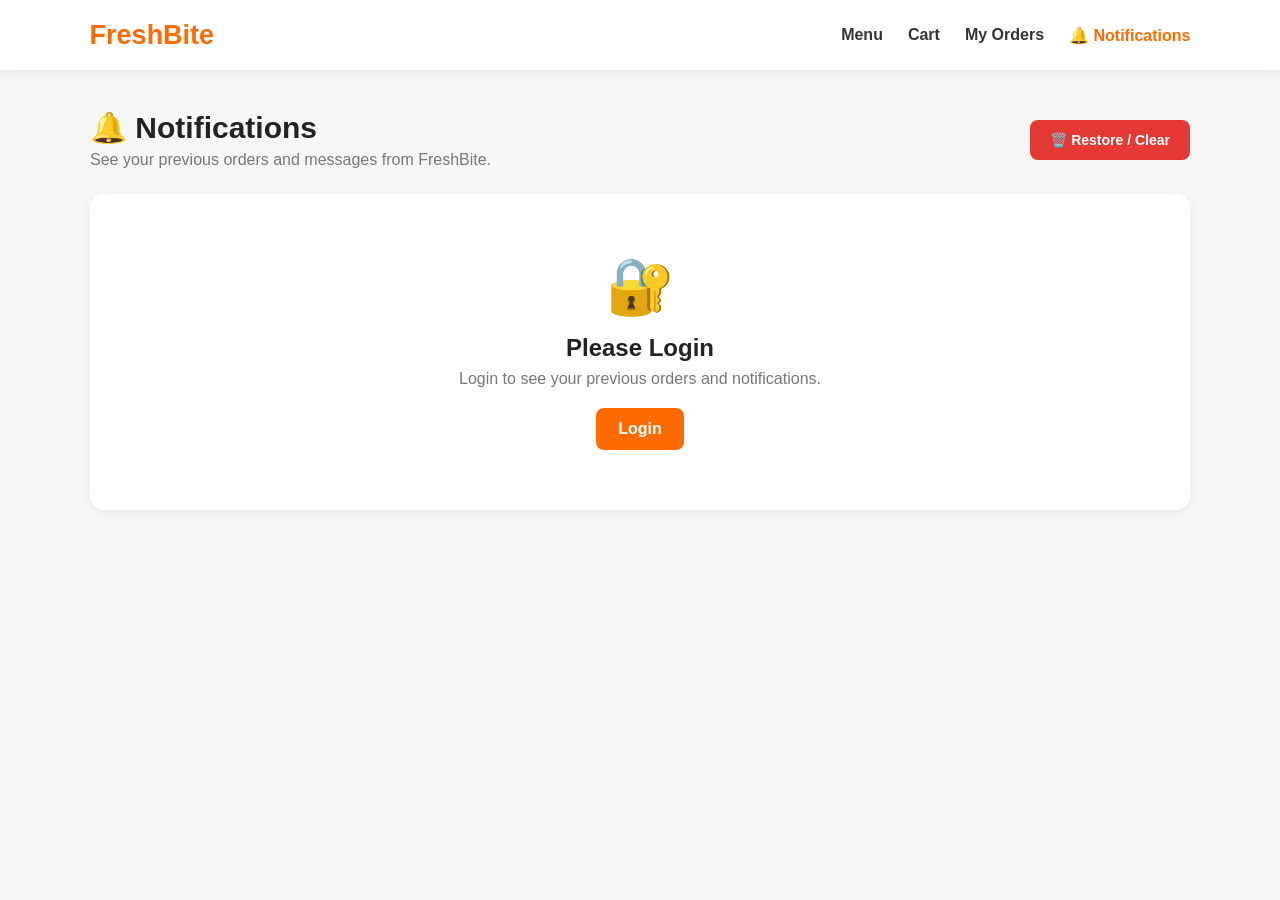
<file: notification.html>
<!DOCTYPE html>
<html lang="en">
<head>
    <meta charset="UTF-8">
    <meta name="viewport" content="width=device-width, initial-scale=1.0">

    <title>Notifications - FreshBite</title>

    <style>
        * {
            margin: 0;
            padding: 0;
            box-sizing: border-box;
        }

        body {
            font-family: Arial, sans-serif;
            background: #f7f7f7;
            color: #222;
        }

        /* NAVBAR */
        .navbar {
            background: #ffffff;
            height: 70px;
            display: flex;
            align-items: center;
            justify-content: space-between;
            padding: 0 7%;
            box-shadow: 0 2px 10px rgba(0,0,0,0.08);
            position: sticky;
            top: 0;
            z-index: 100;
        }

        .logo {
            font-size: 27px;
            font-weight: bold;
            color: #ff6b00;
            text-decoration: none;
        }

        .nav-links {
            display: flex;
            align-items: center;
            gap: 25px;
        }

        .nav-links a {
            text-decoration: none;
            color: #333;
            font-weight: 600;
            transition: 0.2s;
        }

        .nav-links a:hover {
            color: #ff6b00;
        }

        .notification-link {
            color: #ff6b00 !important;
        }

        /* MAIN */
        .container {
            width: 90%;
            max-width: 1100px;
            margin: 40px auto;
        }

        .page-header {
            display: flex;
            justify-content: space-between;
            align-items: center;
            margin-bottom: 25px;
            gap: 15px;
        }

        .page-header h1 {
            font-size: 30px;
        }

        .page-header p {
            color: #777;
            margin-top: 6px;
        }

        .restore-btn {
            border: none;
            background: #e53935;
            color: white;
            padding: 12px 20px;
            border-radius: 8px;
            cursor: pointer;
            font-size: 14px;
            font-weight: bold;
        }

        .restore-btn:hover {
            background: #c62828;
        }

        /* NOTIFICATION CARD */
        .notification-card {
            background: #FFE5D0;
            border-radius: 14px;
            margin-bottom: 20px;
            padding: 22px;
            box-shadow: 0 3px 12px rgba(0,0,0,0.08);
            border-left: 5px solid #ff6b00;
        }

        .notification-top {
            display: flex;
            justify-content: space-between;
            align-items: flex-start;
            gap: 15px;
            margin-bottom: 15px;
        }

        .order-title {
            font-size: 19px;
            font-weight: bold;
        }

        .order-date {
            color: #777;
            font-size: 13px;
            margin-top: 5px;
        }

        .status {
            padding: 7px 13px;
            border-radius: 20px;
            font-size: 13px;
            font-weight: bold;
            white-space: nowrap;
        }

        .status-order-placed {
            background: #fff3cd;
            color: #856404;
        }

        .status-preparing {
            background: #dbeafe;
            color: #1d4ed8;
        }

        .status-out-for-delivery {
            background: #ede9fe;
            color: #6d28d9;
        }

        .status-delivered {
            background: #dcfce7;
            color: #166534;
        }

        .status-cancelled {
            background: #fee2e2;
            color: #991b1b;
        }

        /* FOOD ITEMS */
        .food-list {
            border-top: 1px solid #eee;
            border-bottom: 1px solid #eee;
            padding: 15px 0;
            margin-bottom: 15px;
        }

        .food-item {
            display: flex;
            align-items: center;
            gap: 13px;
            margin-bottom: 12px;
        }

        .food-item:last-child {
            margin-bottom: 0;
        }

        .food-image {
            width: 55px;
            height: 55px;
            border-radius: 8px;
            object-fit: cover;
        }

        .food-info {
            flex: 1;
        }

        .food-name {
            font-weight: bold;
            font-size: 15px;
        }

        .food-quantity {
            color: #777;
            font-size: 13px;
            margin-top: 3px;
        }

        .food-price {
            font-weight: bold;
        }

        /* ADMIN MESSAGE */
        .admin-message {
            background: #fff7ed;
            border: 1px solid #fed7aa;
            border-radius: 10px;
            padding: 15px;
            margin-top: 15px;
        }

        .admin-message-title {
            color: #ea580c;
            font-weight: bold;
            margin-bottom: 7px;
        }

        .admin-message-text {
            color: #444;
            line-height: 1.5;
        }

        .no-message {
            color: #999;
            font-size: 13px;
        }

        /* ORDER BOTTOM */
        .order-bottom {
            display: flex;
            justify-content: space-between;
            align-items: center;
            margin-top: 18px;
        }

        .customer-info {
            color: #666;
            font-size: 13px;
            line-height: 1.6;
        }

        .total {
            font-size: 19px;
            font-weight: bold;
            color: #ff6b00;
        }

        /* EMPTY */
        .empty-box {
            background: white;
            padding: 60px 20px;
            text-align: center;
            border-radius: 14px;
            box-shadow: 0 3px 12px rgba(0,0,0,0.06);
        }

        .empty-icon {
            font-size: 55px;
            margin-bottom: 15px;
        }

        .empty-box h2 {
            margin-bottom: 8px;
        }

        .empty-box p {
            color: #777;
            margin-bottom: 20px;
        }

        .menu-btn {
            display: inline-block;
            background: #ff6b00;
            color: white;
            text-decoration: none;
            padding: 12px 22px;
            border-radius: 8px;
            font-weight: bold;
        }

        /* TOAST */
        .toast {
            position: fixed;
            bottom: 25px;
            left: 50%;
            transform: translateX(-50%);
            background: #222;
            color: white;
            padding: 13px 20px;
            border-radius: 8px;
            display: none;
            z-index: 9999;
        }

        /* MOBILE */
        @media (max-width: 700px) {
            .navbar {
                padding: 0 20px;
            }

            .nav-links {
                gap: 12px;
            }

            .nav-links a {
                font-size: 13px;
            }

            .page-header {
                flex-direction: column;
                align-items: flex-start;
            }

            .notification-top {
                flex-direction: column;
            }

            .order-bottom {
                flex-direction: column;
                align-items: flex-start;
                gap: 12px;
            }
        }
    </style>
</head>

<body>

    <!-- NAVBAR -->
    <nav class="navbar">
        <a href="index.html" class="logo">FreshBite</a>

        <div class="nav-links">
            <a href="menu.html">Menu</a>
            <a href="cart.html">Cart</a>
            <a href="my-orders.html">My Orders</a>
            <a href="notification.html" class="notification-link">🔔 Notifications</a>
        </div>
    </nav>


    <!-- MAIN -->
    <div class="container">

        <div class="page-header">
            <div>
                <h1>🔔 Notifications</h1>
                <p>See your previous orders and messages from FreshBite.</p>
            </div>

            <button
                type="button"
                class="restore-btn"
                onclick="restoreData()"
            >
                🗑️ Restore / Clear
            </button>
        </div>


        <div id="notifications-container"></div>

    </div>


    <div id="toast" class="toast"></div>


    <script>

        const ORDERS_KEY = "freshbite_orders";
        const USER_KEY = "freshbite_user";


        /* =========================
           GET CURRENT USER
        ========================= */

        function getCurrentUser() {

            try {
                return JSON.parse(
                    localStorage.getItem(USER_KEY)
                );
            } catch (error) {
                return null;
            }
        }


        /* =========================
           GET ORDERS
        ========================= */

        function getOrders() {

            try {

                const orders =
                    JSON.parse(
                        localStorage.getItem(ORDERS_KEY)
                    );

                return Array.isArray(orders)
                    ? orders
                    : [];

            } catch (error) {

                return [];
            }
        }


        /* =========================
           SAVE ORDERS
        ========================= */

        function saveOrders(orders) {

            localStorage.setItem(
                ORDERS_KEY,
                JSON.stringify(orders)
            );
        }


        /* =========================
           ESCAPE HTML
        ========================= */

        function escapeHTML(value) {

            if (value === null || value === undefined) {
                return "";
            }

            return String(value)
                .replace(/&/g, "&amp;")
                .replace(/</g, "&lt;")
                .replace(/>/g, "&gt;")
                .replace(/"/g, "&quot;")
                .replace(/'/g, "&#039;");
        }


        /* =========================
           FIND USER ORDERS
        ========================= */

        function getUserOrders() {

            const user = getCurrentUser();

            if (!user) {
                return [];
            }

            const orders = getOrders();

            const userId =
                user.id ||
                user.userId ||
                user.uid ||
                "";

            const userEmail =
                user.email ||
                user.userEmail ||
                "";


            return orders.filter(order => {

                const orderUserId =
                    order.userId ||
                    order.customerId ||
                    order.userID ||
                    "";

                const orderEmail =
                    order.email ||
                    order.customerEmail ||
                    order.userEmail ||
                    "";

                const nestedCustomer =
                    order.customer ||
                    order.customerDetails ||
                    {};

                const nestedId =
                    nestedCustomer.id ||
                    nestedCustomer.userId ||
                    nestedCustomer.uid ||
                    "";

                const nestedEmail =
                    nestedCustomer.email ||
                    "";


                if (
                    userId &&
                    (
                        orderUserId === userId ||
                        nestedId === userId
                    )
                ) {
                    return true;
                }


                if (
                    userEmail &&
                    (
                        orderEmail.toLowerCase() ===
                        userEmail.toLowerCase()
                    )
                ) {
                    return true;
                }


                if (
                    userEmail &&
                    (
                        nestedEmail.toLowerCase() ===
                        userEmail.toLowerCase()
                    )
                ) {
                    return true;
                }


                return false;

            });
        }


        /* =========================
           FORMAT DATE
        ========================= */

        function formatDate(dateValue) {

            if (!dateValue) {
                return "Date not available";
            }

            const date = new Date(dateValue);

            if (isNaN(date.getTime())) {
                return "Date not available";
            }

            return date.toLocaleString(
                "en-IN",
                {
                    day: "2-digit",
                    month: "short",
                    year: "numeric",
                    hour: "2-digit",
                    minute: "2-digit"
                }
            );
        }


        /* =========================
           STATUS CLASS
        ========================= */

        function getStatusClass(status) {

            const value =
                String(status || "Order Placed")
                .toLowerCase()
                .replace(/\s+/g, "-");

            return "status-" + value;
        }


        /* =========================
           FOOD IMAGE
        ========================= */

        function getFoodImage(item) {

            if (item.image) {
                return item.image;
            }

            if (item.img) {
                return item.img;
            }

            if (item.imageUrl) {
                return item.imageUrl;
            }

            if (item.photo) {
                return item.photo;
            }


            const images = {

                "Margherita Pizza":
                    "https://images.unsplash.com/photo-1574071318508-1cdbab80d002?auto=format&fit=crop&w=300&q=80",

                "Farmhouse Pizza":
                    "https://images.unsplash.com/photo-1579751626657-72bc17010498?auto=format&fit=crop&w=300&q=80",

                "Paneer Tikka Pizza":
                    "https://images.unsplash.com/photo-1593560708920-61dd98c8e6e7?auto=format&fit=crop&w=300&q=80",

                "Classic Chicken Burger":
                    "https://images.unsplash.com/photo-1568901346375-23c9450c58cd?auto=format&fit=crop&w=300&q=80",

                "Cheese Burger":
                    "https://images.unsplash.com/photo-1561758033-d89a9ad46330?auto=format&fit=crop&w=300&q=80",

                "Paneer Butter Masala":
                    "https://images.unsplash.com/photo-1631452180519-c014fe946bc7?auto=format&fit=crop&w=300&q=80",

                "Veg Biryani":
                    "https://images.unsplash.com/photo-1563379091339-03246963d96c?auto=format&fit=crop&w=300&q=80",

                "Chocolate Brownie":
                    "https://images.unsplash.com/photo-1564355808539-22fda35bed7e?auto=format&fit=crop&w=300&q=80",

                "Chocolate Cake":
                    "https://images.unsplash.com/photo-1578985545062-69928b1d9587?auto=format&fit=crop&w=300&q=80",

                "Fresh Lime Soda":
                    "https://images.unsplash.com/photo-1513558161293-cdaf765ed2fd?auto=format&fit=crop&w=300&q=80",

                "Veg Noodles":
                    "https://images.unsplash.com/photo-1569718212165-3a8278d5f624?auto=format&fit=crop&w=300&q=80"
            };


            return images[item.name] ||
                "https://images.unsplash.com/photo-1547592180-85f173990554?auto=format&fit=crop&w=300&q=80";
        }


        /* =========================
           RENDER NOTIFICATIONS
        ========================= */

        function renderNotifications() {

            const container =
                document.getElementById(
                    "notifications-container"
                );

            const user = getCurrentUser();


            if (!user) {

                container.innerHTML = `
                    <div class="empty-box">

                        <div class="empty-icon">🔐</div>

                        <h2>Please Login</h2>

                        <p>
                            Login to see your previous orders
                            and notifications.
                        </p>

                        <a href="login.html" class="menu-btn">
                            Login
                        </a>

                    </div>
                `;

                return;
            }


            let orders = getUserOrders();


            /* newest first */

            orders.sort(function(a, b) {

                const dateA =
                    new Date(
                        a.createdAt ||
                        a.orderDate ||
                        a.date ||
                        0
                    ).getTime();

                const dateB =
                    new Date(
                        b.createdAt ||
                        b.orderDate ||
                        b.date ||
                        0
                    ).getTime();

                return dateB - dateA;
            });


            if (orders.length === 0) {

                container.innerHTML = `
                    <div class="empty-box">

                        <div class="empty-icon">🔔</div>

                        <h2>No Notifications</h2>

                        <p>
                            Your previous orders and
                            admin messages will appear here.
                        </p>

                        <a href="menu.html" class="menu-btn">
                            Order Food
                        </a>

                    </div>
                `;

                return;
            }


            container.innerHTML =
                orders.map(function(order) {

                    const status =
                        order.status ||
                        "Order Placed";


                    const date =
                        order.createdAt ||
                        order.orderDate ||
                        order.date;


                    const items =
                        Array.isArray(order.items)
                            ? order.items
                            : [];


                    const foodHTML =
                        items.map(function(item) {

                            const image =
                                getFoodImage(item);

                            const quantity =
                                item.quantity ||
                                item.qty ||
                                1;

                            const price =
                                Number(
                                    item.price || 0
                                );


                            return `
                                <div class="food-item">

                                    <img
                                        class="food-image"
                                        src="${escapeHTML(image)}"
                                        alt="${escapeHTML(item.name || "Food")}"
                                        onerror="this.src='https://images.unsplash.com/photo-1547592180-85f173990554?auto=format&fit=crop&w=300&q=80'"
                                    >

                                    <div class="food-info">

                                        <div class="food-name">
                                            ${escapeHTML(
                                                item.name ||
                                                "Food Item"
                                            )}
                                        </div>

                                        <div class="food-quantity">
                                            Quantity: ${quantity}
                                        </div>

                                    </div>

                                    <div class="food-price">
                                        ₹${(
                                            price *
                                            Number(quantity)
                                        ).toFixed(2)}
                                    </div>

                                </div>
                            `;

                        }).join("");


                    const message =
                        order.adminMessage ||
                        order.message ||
                        order.admin_message ||
                        "";


                    const customerName =
                        order.customerName ||
                        order.name ||
                        user.name ||
                        "";


                    const address =
                        order.deliveryAddress ||
                        order.address ||
                        "";


                    const orderNumber =
                        order.id ||
                        order.orderId ||
                        "N/A";


                    return `
                        <div class="notification-card">

                            <div class="notification-top">

                                <div>

                                    <div class="order-title">
                                        🍔 Order #${escapeHTML(orderNumber)}
                                    </div>

                                    <div class="order-date">
                                        📅 ${formatDate(date)}
                                    </div>

                                </div>


                                <div class="status ${getStatusClass(status)}">
                                    ${escapeHTML(status)}
                                </div>

                            </div>


                            <div class="food-list">

                                ${foodHTML}

                            </div>


                            ${
                                message
                                ?
                                `
                                <div class="admin-message">

                                    <div class="admin-message-title">
                                        🔔 Message from FreshBite Admin
                                    </div>

                                    <div class="admin-message-text">
                                        ${escapeHTML(message)}
                                    </div>

                                </div>
                                `
                                :
                                `
                                <div class="no-message">
                                    No message from admin for this order.
                                </div>
                                `
                            }


                            <div class="order-bottom">

                                <div class="customer-info">

                                    <strong>
                                        Customer:
                                    </strong>
                                    ${escapeHTML(customerName)}

                                    <br>

                                    ${
                                        address
                                        ?
                                        `
                                        <strong>
                                            Address:
                                        </strong>
                                        ${escapeHTML(address)}
                                        `
                                        :
                                        ""
                                    }

                                </div>


                                <div class="total">

                                    Total:
                                    ₹${Number(
                                        order.total || 0
                                    ).toFixed(2)}

                                </div>

                            </div>

                        </div>
                    `;

                }).join("");
        }


        /* =========================
           RESTORE / CLEAR DATA
        ========================= */

        function restoreData() {

            const user =
                getCurrentUser();


            if (!user) {

                showToast(
                    "Please login first."
                );

                return;
            }


            const confirmed =
                confirm(
                    "Are you sure you want to delete your previous orders and notifications?"
                );


            if (!confirmed) {
                return;
            }


            const orders =
                getOrders();


            const userId =
                user.id ||
                user.userId ||
                user.uid ||
                "";


            const userEmail =
                user.email ||
                user.userEmail ||
                "";


            const remainingOrders =
                orders.filter(function(order) {

                    const orderUserId =
                        order.userId ||
                        order.customerId ||
                        order.userID ||
                        "";


                    const orderEmail =
                        order.email ||
                        order.customerEmail ||
                        order.userEmail ||
                        "";


                    const customer =
                        order.customer ||
                        order.customerDetails ||
                        {};


                    const nestedId =
                        customer.id ||
                        customer.userId ||
                        customer.uid ||
                        "";


                    const nestedEmail =
                        customer.email ||
                        "";


                    const belongsToUser =
                        (
                            userId &&
                            (
                                orderUserId === userId ||
                                nestedId === userId
                            )
                        )
                        ||
                        (
                            userEmail &&
                            (
                                orderEmail.toLowerCase() ===
                                userEmail.toLowerCase()
                            )
                        )
                        ||
                        (
                            userEmail &&
                            (
                                nestedEmail.toLowerCase() ===
                                userEmail.toLowerCase()
                            )
                        );


                    return !belongsToUser;

                });


            saveOrders(
                remainingOrders
            );


            localStorage.removeItem(
                "freshbite_last_order"
            );


            renderNotifications();


            showToast(
                "Your previous data has been cleared."
            );
        }


        /* =========================
           TOAST
        ========================= */

        function showToast(message) {

            const toast =
                document.getElementById("toast");

            toast.textContent =
                message;

            toast.style.display =
                "block";


            setTimeout(function() {

                toast.style.display =
                    "none";

            }, 2500);
        }


        /* =========================
           AUTO REFRESH
        ========================= */

        renderNotifications();


        setInterval(function() {

            renderNotifications();

        }, 2000);

    </script>

</body>
</html>
</file>
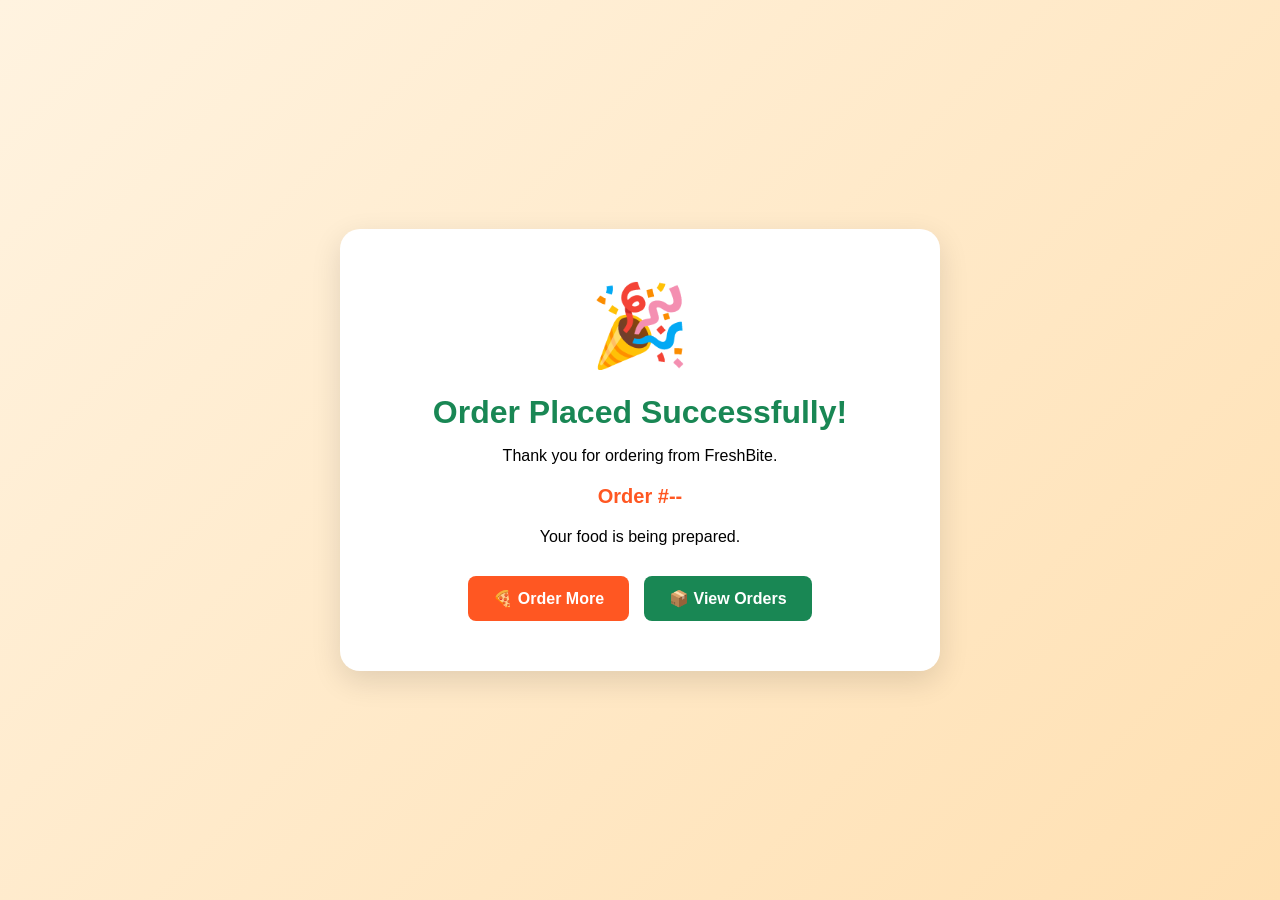
<file: order-success.html>
<!DOCTYPE html>
<html lang="en">

<head>

    <meta charset="UTF-8">

    <meta
        name="viewport"
        content="width=device-width, initial-scale=1.0"
    >

    <title>FreshBite - Order Success</title>

    <style>

        * {
            box-sizing: border-box;
        }

        body {

            margin: 0;

            font-family:
                Arial,
                Helvetica,
                sans-serif;

            background:
                linear-gradient(
                    135deg,
                    #fff3e0,
                    #ffe0b2
                );

            min-height: 100vh;

            display: flex;

            justify-content: center;

            align-items: center;

        }

        .success-card {

            background: white;

            width: 90%;

            max-width: 600px;

            padding: 50px;

            border-radius: 20px;

            text-align: center;

            box-shadow:
                0 10px 30px
                rgba(0,0,0,0.12);

        }

        .success-icon {

            font-size: 80px;

            margin-bottom: 20px;

        }

        h1 {

            color: #198754;

            margin-bottom: 10px;

        }

        .order-id {

            font-size: 20px;

            font-weight: bold;

            color: #ff5722;

            margin: 20px 0;

        }

        .buttons {

            display: flex;

            gap: 15px;

            justify-content: center;

            margin-top: 30px;

            flex-wrap: wrap;

        }

        .btn {

            display: inline-block;

            padding: 13px 25px;

            border-radius: 8px;

            text-decoration: none;

            font-weight: bold;

        }

        .menu-btn {

            background: #ff5722;

            color: white;

        }

        .orders-btn {

            background: #198754;

            color: white;

        }

    </style>

</head>

<body>

    <div class="success-card">

        <div class="success-icon">
            🎉
        </div>

        <h1>
            Order Placed Successfully!
        </h1>

        <p>
            Thank you for ordering from FreshBite.
        </p>

        <div
            id="order-id"
            class="order-id"
        >
            Order #--
        </div>

        <p>
            Your food is being prepared.
        </p>

        <div class="buttons">

            <a
                href="menu.html"
                class="btn menu-btn"
            >
                🍕 Order More
            </a>

            <a
                href="admin-dashboard.html"
                class="btn orders-btn"
            >
                📦 View Orders
            </a>

        </div>

    </div>

    <script>

        const params =
            new URLSearchParams(
                window.location.search
            );

        const orderId =
            params.get("orderId");

        const orderElement =
            document.getElementById(
                "order-id"
            );

        if (orderElement && orderId) {

            orderElement.textContent =
                `Order #${orderId}`;

        }

    </script>

</body>

</html>
</file>
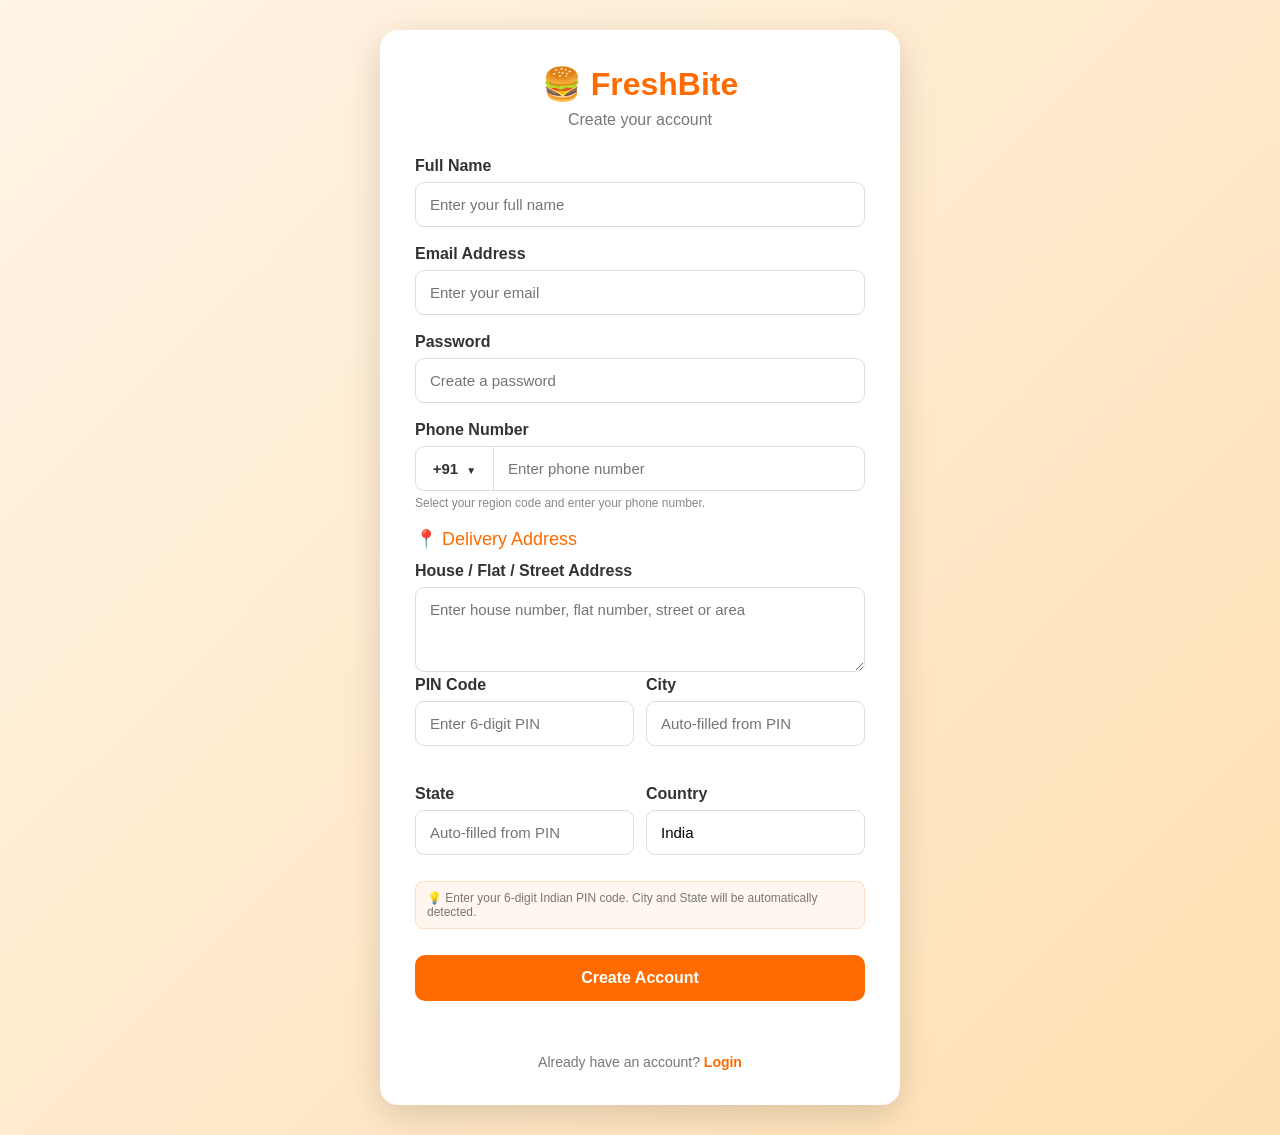
<file: register.html>
<!DOCTYPE html>
<html lang="en">
<head>
    <meta charset="UTF-8">
    <meta name="viewport" content="width=device-width, initial-scale=1.0">
    <title>FreshBite - Register</title>

    <style>
        * {
            box-sizing: border-box;
            margin: 0;
            padding: 0;
            font-family: Arial, sans-serif;
        }

        body {
            min-height: 100vh;
            background: linear-gradient(135deg, #fff4e6, #ffe0b2);
            display: flex;
            justify-content: center;
            align-items: center;
            padding: 30px 15px;
        }

        .register-card {
            width: 100%;
            max-width: 520px;
            background: white;
            padding: 35px;
            border-radius: 18px;
            box-shadow: 0 10px 35px rgba(0, 0, 0, 0.15);
        }

        .logo {
            text-align: center;
            font-size: 32px;
            font-weight: bold;
            color: #ff6b00;
            margin-bottom: 8px;
        }

        .subtitle {
            text-align: center;
            color: #777;
            margin-bottom: 28px;
        }

        .form-group {
            margin-bottom: 18px;
        }

        label {
            display: block;
            font-weight: bold;
            margin-bottom: 7px;
            color: #333;
        }

        input,
        textarea {
            width: 100%;
            padding: 13px 14px;
            border: 1px solid #ddd;
            border-radius: 9px;
            font-size: 15px;
            outline: none;
            transition: 0.2s;
        }

        input:focus,
        textarea:focus {
            border-color: #ff6b00;
            box-shadow: 0 0 0 3px rgba(255, 107, 0, 0.1);
        }

        textarea {
            resize: vertical;
            min-height: 85px;
        }

        /* =========================
           PHONE FIELD
        ========================= */

        .phone-field {
            position: relative;
            display: flex;
            width: 100%;
        }

        .country-code-btn {
            width: 78px;
            min-width: 78px;
            border: 1px solid #ddd;
            border-right: none;
            border-radius: 9px 0 0 9px;
            background: #fff;
            font-size: 15px;
            font-weight: bold;
            cursor: pointer;
            color: #333;
        }

        .country-code-btn:hover {
            background: #fff7f0;
        }

        #phone {
            border-radius: 0 9px 9px 0;
        }

        .country-code-arrow {
            font-size: 10px;
            margin-left: 4px;
        }

        .country-dropdown {
            display: none;
            position: absolute;
            top: calc(100% + 6px);
            left: 0;
            width: 300px;
            background: white;
            border: 1px solid #ddd;
            border-radius: 10px;
            box-shadow: 0 8px 25px rgba(0, 0, 0, 0.15);
            z-index: 1000;
            overflow: hidden;
        }

        .country-dropdown.active {
            display: block;
        }

        .country-search {
            padding: 10px;
            border-bottom: 1px solid #eee;
        }

        .country-search input {
            padding: 10px;
        }

        .country-list {
            max-height: 250px;
            overflow-y: auto;
        }

        .country-option {
            padding: 11px 13px;
            cursor: pointer;
            display: flex;
            justify-content: space-between;
            align-items: center;
            font-size: 14px;
        }

        .country-option:hover {
            background: #fff3e8;
        }

        .country-name {
            color: #333;
        }

        .country-code {
            font-weight: bold;
            color: #ff6b00;
        }

        .phone-hint {
            font-size: 12px;
            color: #888;
            margin-top: 5px;
        }

        /* =========================
           ADDRESS
        ========================= */

        .address-title {
            margin-top: 5px;
            margin-bottom: 12px;
            color: #ff6b00;
            font-size: 18px;
        }

        .address-row {
            display: grid;
            grid-template-columns: 1fr 1fr;
            gap: 12px;
        }

        .pin-status {
            font-size: 12px;
            margin-top: 5px;
            min-height: 16px;
        }

        .pin-status.success {
            color: #16803c;
        }

        .pin-status.error {
            color: #d93025;
        }

        .pin-status.loading {
            color: #777;
        }

        .location-note {
            background: #fff7ef;
            border: 1px solid #ffe0c2;
            color: #777;
            font-size: 12px;
            padding: 9px 11px;
            border-radius: 8px;
            margin-top: 8px;
        }

        button.create-account {
            width: 100%;
            border: none;
            padding: 14px;
            border-radius: 10px;
            background: #ff6b00;
            color: white;
            font-size: 16px;
            font-weight: bold;
            cursor: pointer;
            margin-top: 8px;
            transition: 0.2s;
        }

        button.create-account:hover {
            background: #e85d00;
            transform: translateY(-1px);
        }

        .login-link {
            text-align: center;
            margin-top: 18px;
            color: #777;
            font-size: 14px;
        }

        .login-link a {
            color: #ff6b00;
            text-decoration: none;
            font-weight: bold;
        }

        .message {
            margin-top: 15px;
            text-align: center;
            font-size: 14px;
            min-height: 20px;
        }

        @media (max-width: 600px) {
            .register-card {
                padding: 25px 20px;
            }

            .address-row {
                grid-template-columns: 1fr;
                gap: 0;
            }

            .country-dropdown {
                width: 280px;
            }
        }
    </style>
</head>

<body>

<div class="register-card">

    <div class="logo">🍔 FreshBite</div>
    <div class="subtitle">Create your account</div>

    <form id="register-form">

        <!-- FULL NAME -->
        <div class="form-group">
            <label for="name">Full Name</label>
            <input
                type="text"
                id="name"
                placeholder="Enter your full name"
                required
            >
        </div>

        <!-- EMAIL -->
        <div class="form-group">
            <label for="email">Email Address</label>
            <input
                type="email"
                id="email"
                placeholder="Enter your email"
                required
            >
        </div>

        <!-- PASSWORD -->
        <div class="form-group">
            <label for="password">Password</label>
            <input
                type="password"
                id="password"
                placeholder="Create a password"
                required
                minlength="6"
            >
        </div>

        <!-- PHONE -->
        <div class="form-group">
            <label for="phone">Phone Number</label>

            <div class="phone-field">

                <button
                    type="button"
                    class="country-code-btn"
                    id="country-code-btn"
                >
                    <span id="selected-code">+91</span>
                    <span class="country-code-arrow">▼</span>
                </button>

                <input
                    type="tel"
                    id="phone"
                    placeholder="Enter phone number"
                    autocomplete="tel"
                    inputmode="numeric"
                    required
                >

                <div
                    class="country-dropdown"
                    id="country-dropdown"
                >
                    <div class="country-search">
                        <input
                            type="text"
                            id="country-search"
                            placeholder="Search country or code..."
                            autocomplete="off"
                        >
                    </div>

                    <div
                        class="country-list"
                        id="country-list"
                    ></div>
                </div>

            </div>

            <div class="phone-hint">
                Select your region code and enter your phone number.
            </div>
        </div>

        <!-- ADDRESS -->
        <div class="form-group">

            <div class="address-title">
                📍 Delivery Address
            </div>

            <!-- HOUSE / STREET -->
            <label for="address">
                House / Flat / Street Address
            </label>

            <textarea
                id="address"
                placeholder="Enter house number, flat number, street or area"
                required
            ></textarea>

            <!-- PIN + CITY -->
            <div class="address-row">

                <div class="form-group">
                    <label for="pincode">PIN Code</label>

                    <input
                        type="text"
                        id="pincode"
                        placeholder="Enter 6-digit PIN"
                        maxlength="6"
                        inputmode="numeric"
                        autocomplete="postal-code"
                        required
                    >

                    <div
                        id="pin-status"
                        class="pin-status"
                    ></div>
                </div>

                <div class="form-group">
                    <label for="city">City</label>

                    <input
                        type="text"
                        id="city"
                        placeholder="Auto-filled from PIN"
                        readonly
                        required
                    >
                </div>

            </div>

            <!-- STATE + COUNTRY -->
            <div class="address-row">

                <div class="form-group">
                    <label for="state">State</label>

                    <input
                        type="text"
                        id="state"
                        placeholder="Auto-filled from PIN"
                        readonly
                        required
                    >
                </div>

                <div class="form-group">
                    <label for="country">Country</label>

                    <input
                        type="text"
                        id="country"
                        value="India"
                        readonly
                    >
                </div>

            </div>

            <div class="location-note">
                💡 Enter your 6-digit Indian PIN code. City and State
                will be automatically detected.
            </div>

        </div>

        <!-- CREATE ACCOUNT -->
        <button
            type="submit"
            class="create-account"
        >
            Create Account
        </button>

        <div
            class="message"
            id="message"
        ></div>

    </form>

    <div class="login-link">
        Already have an account?
        <a href="login.html">Login</a>
    </div>

</div>


<script>
    /* =====================================================
       INTERNATIONAL COUNTRY CODES
    ===================================================== */

    const countries = [
        { name: "India", code: "+91" },
        { name: "United States", code: "+1" },
        { name: "United Kingdom", code: "+44" },
        { name: "Canada", code: "+1" },
        { name: "Australia", code: "+61" },
        { name: "New Zealand", code: "+64" },
        { name: "United Arab Emirates", code: "+971" },
        { name: "Saudi Arabia", code: "+966" },
        { name: "Qatar", code: "+974" },
        { name: "Kuwait", code: "+965" },
        { name: "Bahrain", code: "+973" },
        { name: "Oman", code: "+968" },
        { name: "Singapore", code: "+65" },
        { name: "Malaysia", code: "+60" },
        { name: "Thailand", code: "+66" },
        { name: "Indonesia", code: "+62" },
        { name: "Philippines", code: "+63" },
        { name: "Vietnam", code: "+84" },
        { name: "Japan", code: "+81" },
        { name: "South Korea", code: "+82" },
        { name: "China", code: "+86" },
        { name: "Hong Kong", code: "+852" },
        { name: "Taiwan", code: "+886" },
        { name: "Germany", code: "+49" },
        { name: "France", code: "+33" },
        { name: "Italy", code: "+39" },
        { name: "Spain", code: "+34" },
        { name: "Portugal", code: "+351" },
        { name: "Netherlands", code: "+31" },
        { name: "Belgium", code: "+32" },
        { name: "Switzerland", code: "+41" },
        { name: "Austria", code: "+43" },
        { name: "Sweden", code: "+46" },
        { name: "Norway", code: "+47" },
        { name: "Denmark", code: "+45" },
        { name: "Finland", code: "+358" },
        { name: "Ireland", code: "+353" },
        { name: "Poland", code: "+48" },
        { name: "Greece", code: "+30" },
        { name: "Russia", code: "+7" },
        { name: "Ukraine", code: "+380" },
        { name: "Turkey", code: "+90" },
        { name: "Brazil", code: "+55" },
        { name: "Mexico", code: "+52" },
        { name: "Argentina", code: "+54" },
        { name: "Chile", code: "+56" },
        { name: "Colombia", code: "+57" },
        { name: "South Africa", code: "+27" },
        { name: "Egypt", code: "+20" },
        { name: "Nigeria", code: "+234" },
        { name: "Kenya", code: "+254" },
        { name: "Ghana", code: "+233" },
        { name: "Nepal", code: "+977" },
        { name: "Sri Lanka", code: "+94" },
        { name: "Bangladesh", code: "+880" },
        { name: "Pakistan", code: "+92" },
        { name: "Afghanistan", code: "+93" }
    ];

    let selectedCountryCode = "+91";


    /* =====================================================
       COUNTRY DROPDOWN
    ===================================================== */

    const countryCodeButton =
        document.getElementById("country-code-btn");

    const countryDropdown =
        document.getElementById("country-dropdown");

    const countrySearch =
        document.getElementById("country-search");

    const countryList =
        document.getElementById("country-list");

    const selectedCode =
        document.getElementById("selected-code");


    function displayCountries(searchText = "") {

        const search = searchText.toLowerCase().trim();

        const filteredCountries = countries.filter(country =>
            country.name.toLowerCase().includes(search) ||
            country.code.includes(search)
        );

        countryList.innerHTML = "";

        if (filteredCountries.length === 0) {
            countryList.innerHTML =
                '<div style="padding:15px;text-align:center;color:#777;">No country found</div>';
            return;
        }

        filteredCountries.forEach(country => {

            const option = document.createElement("div");

            option.className = "country-option";

            option.innerHTML = `
                <span class="country-name">
                    ${country.name}
                </span>

                <span class="country-code">
                    ${country.code}
                </span>
            `;

            option.addEventListener("click", function () {

                selectedCountryCode = country.code;

                selectedCode.textContent =
                    country.code;

                countryDropdown.classList.remove("active");

                countrySearch.value = "";

                displayCountries();

                document.getElementById("phone").focus();
            });

            countryList.appendChild(option);
        });
    }


    countryCodeButton.addEventListener("click", function () {

        countryDropdown.classList.toggle("active");

        if (countryDropdown.classList.contains("active")) {
            countrySearch.focus();
        }
    });


    countrySearch.addEventListener("input", function () {
        displayCountries(this.value);
    });


    document.addEventListener("click", function (event) {

        if (
            !event.target.closest(".phone-field")
        ) {
            countryDropdown.classList.remove("active");
        }

    });


    displayCountries();


    /* =====================================================
       PHONE NUMBER
    ===================================================== */

    document
        .getElementById("phone")
        .addEventListener("input", function () {

            this.value = this.value.replace(/\D/g, "");

        });


    /* =====================================================
       PIN CODE → CITY + STATE
       INDIA POSTAL PIN LOOKUP
    ===================================================== */

    const pincodeInput =
        document.getElementById("pincode");

    const cityInput =
        document.getElementById("city");

    const stateInput =
        document.getElementById("state");

    const pinStatus =
        document.getElementById("pin-status");


    let pinTimer;


    pincodeInput.addEventListener("input", function () {

        this.value = this.value.replace(/\D/g, "");

        cityInput.value = "";
        stateInput.value = "";
        pinStatus.textContent = "";
        pinStatus.className = "pin-status";

        clearTimeout(pinTimer);

        if (this.value.length !== 6) {
            return;
        }

        pinTimer = setTimeout(() => {
            lookupPIN(this.value);
        }, 400);

    });


    async function lookupPIN(pin) {

        pinStatus.textContent = "Finding location...";
        pinStatus.className = "pin-status loading";

        try {

            const response = await fetch(
                `https://api.postalpincode.in/pincode/${pin}`
            );

            if (!response.ok) {
                throw new Error("Network error");
            }

            const data = await response.json();

            if (
                !data ||
                !data[0] ||
                data[0].Status !== "Success" ||
                !data[0].PostOffice ||
                data[0].PostOffice.length === 0
            ) {

                cityInput.value = "";
                stateInput.value = "";

                pinStatus.textContent =
                    "PIN code not found. Please check it.";

                pinStatus.className =
                    "pin-status error";

                return;
            }


            const location =
                data[0].PostOffice[0];


            /*
                Different PIN areas can contain
                multiple post offices.

                We use the first valid location
                returned by the postal service.
            */

            cityInput.value =
                location.District ||
                location.Block ||
                location.Name ||
                "";

            stateInput.value =
                location.State || "";


            pinStatus.textContent =
                "✓ Location found successfully";

            pinStatus.className =
                "pin-status success";


        } catch (error) {

            console.error(
                "PIN lookup error:",
                error
            );

            pinStatus.textContent =
                "Unable to find location. Please try again.";

            pinStatus.className =
                "pin-status error";
        }
    }


    /* =====================================================
       REGISTER ACCOUNT
    ===================================================== */

    document
        .getElementById("register-form")
        .addEventListener("submit", async function (event) {

            event.preventDefault();


            const name =
                document.getElementById("name").value.trim();

            const email =
                document.getElementById("email").value.trim().toLowerCase();

            const password =
                document.getElementById("password").value;

            const phoneNumber =
                document.getElementById("phone").value.trim();

            const address =
                document.getElementById("address").value.trim();

            const pincode =
                document.getElementById("pincode").value.trim();

            const city =
                document.getElementById("city").value.trim();

            const state =
                document.getElementById("state").value.trim();

            const country =
                document.getElementById("country").value;


            const message =
                document.getElementById("message");


            /* =========================
               BASIC VALIDATION
            ========================= */

            if (!name) {
                message.textContent =
                    "Please enter your full name.";
                message.style.color = "red";
                return;
            }


            if (!email) {
                message.textContent =
                    "Please enter your email.";
                message.style.color = "red";
                return;
            }


            if (password.length < 6) {
                message.textContent =
                    "Password must contain at least 6 characters.";
                message.style.color = "red";
                return;
            }


            if (
                phoneNumber.length < 6 ||
                phoneNumber.length > 15
            ) {
                message.textContent =
                    "Please enter a valid phone number.";
                message.style.color = "red";
                return;
            }


            if (!address) {
                message.textContent =
                    "Please enter your delivery address.";
                message.style.color = "red";
                return;
            }


            if (!/^\d{6}$/.test(pincode)) {
                message.textContent =
                    "Please enter a valid 6-digit PIN code.";
                message.style.color = "red";
                return;
            }


            if (!city || !state) {

                message.textContent =
                    "Please enter a valid PIN code so the location can be detected.";

                message.style.color = "red";

                return;
            }


            /* =========================
               GET EXISTING USERS
            ========================= */

            let users =
                JSON.parse(
                    localStorage.getItem("freshbite_users")
                ) || [];


            /* =========================
               CHECK DUPLICATE EMAIL
            ========================= */

            const existingUser =
                users.find(
                    user =>
                        user.email.toLowerCase() === email
                );


            if (existingUser) {

                message.textContent =
                    "An account with this email already exists.";

                message.style.color = "red";

                return;
            }


            /* =========================
               COMPLETE PHONE NUMBER
            ========================= */

            const fullPhone =
                selectedCountryCode + phoneNumber;


            /* =========================
               CREATE USER
            ========================= */

            const newUser = {

                id: Date.now(),

                name: name,

                email: email,

                password: password,

                phone: fullPhone,

                countryCode: selectedCountryCode,

                phoneNumber: phoneNumber,

                address: address,

                pincode: pincode,

                city: city,

                state: state,

                country: country,

                createdAt:
                    new Date().toISOString()
            };


            users.push(newUser);


            localStorage.setItem(
                "freshbite_users",
                JSON.stringify(users)
            );


            /* =========================
               LOGIN USER AUTOMATICALLY
            ========================= */

            localStorage.setItem(
                "freshbite_user",
                JSON.stringify(newUser)
            );

            localStorage.setItem(
                "freshbite_logged_in",
                "true"
            );


            message.textContent =
                "✓ Account created successfully!";

            message.style.color =
                "#16803c";


            /* =========================
               REDIRECT
            ========================= */

            setTimeout(function () {

                window.location.href =
                    "menu.html";

            }, 800);

        });
</script>

</body>
</html>
</file>
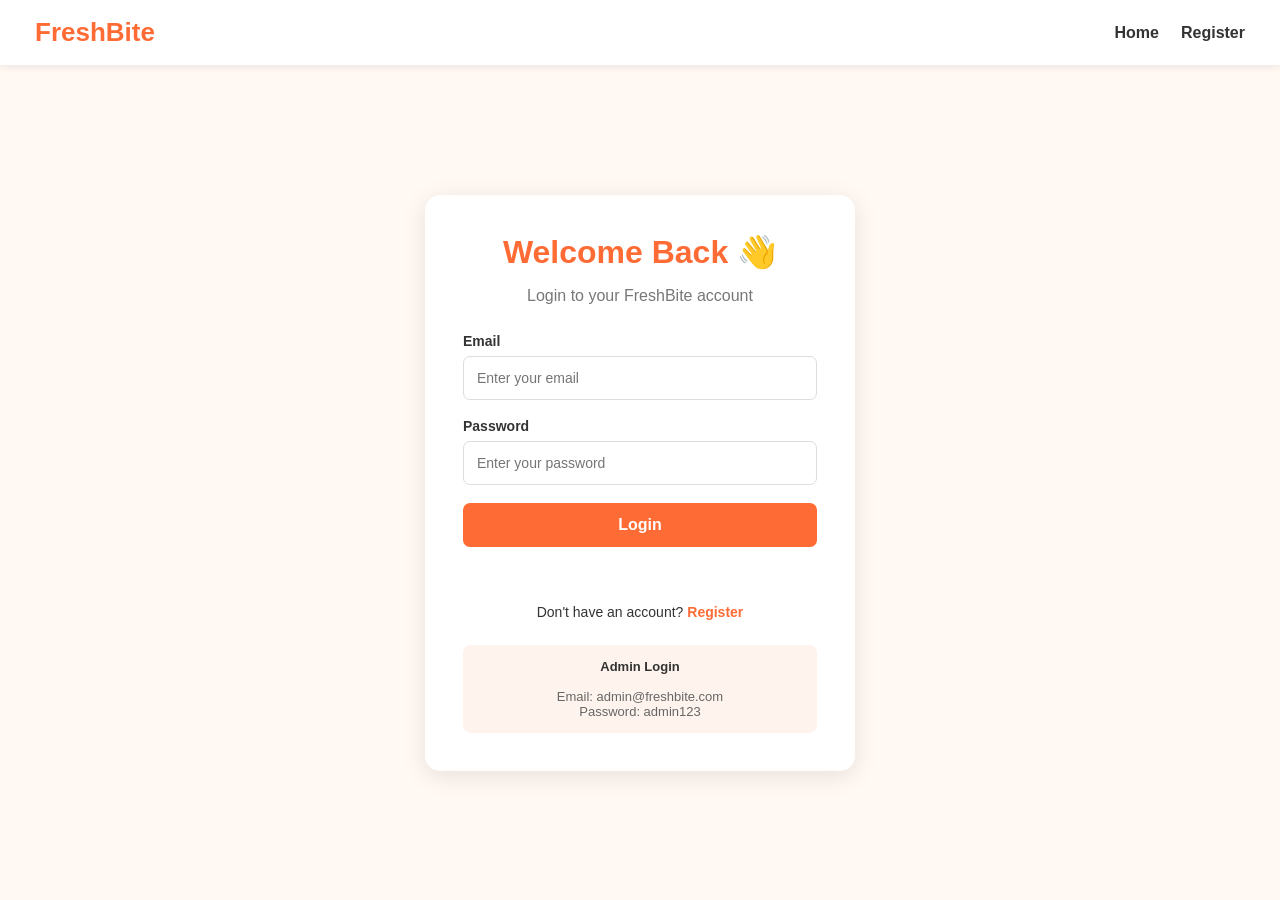
<file: user-dashboard.html>
<!DOCTYPE html>
<html lang="en">

<head>

    <meta charset="UTF-8">

    <meta
        name="viewport"
        content="width=device-width, initial-scale=1.0"
    >

    <title>FreshBite - User Dashboard</title>

    <style>

        * {
            box-sizing: border-box;
            margin: 0;
            padding: 0;
            font-family: Arial, sans-serif;
        }

        body {
            background: #f8f9fa;
            color: #222;
        }

        /* NAVBAR */

        .navbar {
            height: 75px;
            background: white;
            display: flex;
            align-items: center;
            justify-content: space-between;
            padding: 0 7%;
            box-shadow: 0 2px 10px rgba(0,0,0,0.08);
        }

        .logo {
            font-size: 28px;
            font-weight: bold;
            color: #ff633d;
        }

        .nav-links {
            display: flex;
            align-items: center;
            gap: 25px;
        }

        .nav-links a {
            text-decoration: none;
            color: #333;
            font-weight: bold;
        }

        .nav-links a:hover {
            color: #ff633d;
        }

        .logout-btn {
            background: #ff633d;
            color: white;
            border: none;
            padding: 10px 18px;
            border-radius: 8px;
            cursor: pointer;
            font-weight: bold;
        }

        /* MAIN */

        .container {
            width: 90%;
            max-width: 1200px;
            margin: 40px auto;
        }

        .welcome {
            background: linear-gradient(
                135deg,
                #ff633d,
                #ff8a65
            );

            color: white;
            padding: 35px;
            border-radius: 20px;
            margin-bottom: 35px;
        }

        .welcome h1 {
            font-size: 32px;
            margin-bottom: 10px;
        }

        .welcome p {
            font-size: 17px;
        }

        /* USER INFO */

        .user-info {
            background: white;
            padding: 25px;
            border-radius: 15px;
            margin-bottom: 30px;
            box-shadow: 0 5px 20px rgba(0,0,0,0.06);
        }

        .user-info h2 {
            margin-bottom: 20px;
        }

        .info-row {
            display: flex;
            gap: 15px;
            margin-bottom: 10px;
        }

        .info-label {
            font-weight: bold;
            width: 100px;
        }

        /* CARDS */

        .dashboard-grid {
            display: grid;
            grid-template-columns:
                repeat(auto-fit, minmax(230px, 1fr));

            gap: 25px;
        }

        .dashboard-card {
            background: white;
            padding: 30px;
            border-radius: 18px;
            text-align: center;
            box-shadow: 0 5px 20px rgba(0,0,0,0.07);
            transition: 0.2s;
        }

        .dashboard-card:hover {
            transform: translateY(-5px);
        }

        .card-icon {
            font-size: 45px;
            margin-bottom: 15px;
        }

        .dashboard-card h3 {
            margin-bottom: 10px;
        }

        .dashboard-card p {
            color: #666;
            margin-bottom: 20px;
            min-height: 40px;
        }

        .card-btn {
            display: inline-block;
            background: #ff633d;
            color: white;
            text-decoration: none;
            padding: 11px 20px;
            border-radius: 8px;
            font-weight: bold;
        }

        .card-btn:hover {
            background: #f4512d;
        }

        /* FOOTER */

        footer {
            margin-top: 60px;
            padding: 25px;
            background: white;
            text-align: center;
            color: #777;
        }

        @media (max-width: 700px) {

            .navbar {
                padding: 0 4%;
            }

            .nav-links {
                gap: 10px;
            }

            .nav-links a {
                display: none;
            }

            .container {
                width: 94%;
            }

            .welcome h1 {
                font-size: 25px;
            }

            .info-row {
                flex-direction: column;
                gap: 3px;
            }

        }

    </style>

</head>

<body>

<!-- NAVBAR -->

<nav class="navbar">

    <div class="logo">
        🍕 FreshBite
    </div>

    <div class="nav-links">

        <a href="menu.html">
            Menu
        </a>

        <a href="cart.html">
            Cart 🛒
        </a>

        <button
            class="logout-btn"
            onclick="logout()"
        >
            Logout
        </button>

    </div>

</nav>


<!-- MAIN -->

<main class="container">

    <!-- WELCOME -->

    <section class="welcome">

        <h1>
            Welcome, <span id="user-name">User</span>! 👋
        </h1>

        <p>
            Welcome to your FreshBite dashboard.
            Order your favourite food and track your orders.
        </p>

    </section>


    <!-- USER INFORMATION -->

    <section class="user-info">

        <h2>
            👤 My Profile
        </h2>

        <div class="info-row">

            <span class="info-label">
                Name:
            </span>

            <span id="profile-name">
                -
            </span>

        </div>


        <div class="info-row">

            <span class="info-label">
                Email:
            </span>

            <span id="profile-email">
                -
            </span>

        </div>


        <div class="info-row">

            <span class="info-label">
                Phone:
            </span>

            <span id="profile-phone">
                -
            </span>

        </div>


        <div class="info-row">

            <span class="info-label">
                Address:
            </span>

            <span id="profile-address">
                -
            </span>

        </div>

    </section>


    <!-- DASHBOARD OPTIONS -->

    <section class="dashboard-grid">


        <!-- MENU -->

        <div class="dashboard-card">

            <div class="card-icon">
                🍕
            </div>

            <h3>
                Browse Food
            </h3>

            <p>
                Explore our delicious food menu.
            </p>

            <a
                href="menu.html"
                class="card-btn"
            >
                View Menu
            </a>

        </div>


        <!-- CART -->

        <div class="dashboard-card">

            <div class="card-icon">
                🛒
            </div>

            <h3>
                My Cart
            </h3>

            <p>
                View your selected food items.
            </p>

            <a
                href="cart.html"
                class="card-btn"
            >
                View Cart
            </a>

        </div>


        <!-- ORDERS -->

        <div class="dashboard-card">

            <div class="card-icon">
                📦
            </div>

            <h3>
                My Orders
            </h3>

            <p>
                Track your previous and current orders.
            </p>

            <a
                href="orders.html"
                class="card-btn"
            >
                View Orders
            </a>

        </div>


        <!-- CHECKOUT -->

        <div class="dashboard-card">

            <div class="card-icon">
                💳
            </div>

            <h3>
                Checkout
            </h3>

            <p>
                Complete your food order.
            </p>

            <a
                href="checkout.html"
                class="card-btn"
            >
                Checkout
            </a>

        </div>

    </section>

</main>


<!-- FOOTER -->

<footer>

    <p>
        © 2026 FreshBite. All rights reserved.
    </p>

</footer>


<script>

    /*
    ==========================================
    CHECK LOGIN
    ==========================================
    */

    const token =
        localStorage.getItem("freshbite_token");

    const userData =
        localStorage.getItem("freshbite_user");


    if (!token || !userData) {

        window.location.href = "login.html";

    }


    let user;

    try {

        user = JSON.parse(userData);

    } catch (error) {

        localStorage.removeItem("freshbite_token");
        localStorage.removeItem("freshbite_user");

        window.location.href = "login.html";

    }


    /*
    ==========================================
    ADMIN SHOULD NOT ACCESS USER DASHBOARD
    ==========================================
    */

    if (user && user.role === "admin") {

        window.location.href =
            "admin-dashboard.html";

    }


    /*
    ==========================================
    DISPLAY USER INFORMATION
    ==========================================
    */

    if (user) {

        document.getElementById("user-name")
            .textContent =
            user.name || "User";

        document.getElementById("profile-name")
            .textContent =
            user.name || "-";

        document.getElementById("profile-email")
            .textContent =
            user.email || "-";

        document.getElementById("profile-phone")
            .textContent =
            user.phone || "-";

        document.getElementById("profile-address")
            .textContent =
            user.address || "-";

    }


    /*
    ==========================================
    LOGOUT
    ==========================================
    */

    function logout() {

        localStorage.removeItem(
            "freshbite_token"
        );

        localStorage.removeItem(
            "freshbite_user"
        );

        window.location.href =
            "login.html";
    }

</script>

</body>

</html>
</file>
<file: css/style.css>
/* =========================================
   FRESHBITE - FOOD ORDERING WEBSITE
   ========================================= */

* {
    margin: 0;
    padding: 0;
    box-sizing: border-box;
}

html {
    scroll-behavior: smooth;
}

body {
    font-family: Arial, Helvetica, sans-serif;
    background: #fffaf5;
    color: #2d1b12;
    line-height: 1.6;
}

/* =========================================
   COMMON
   ========================================= */

a {
    text-decoration: none;
    color: inherit;
}

button {
    font-family: inherit;
    cursor: pointer;
    border: none;
}

.container {
    width: 90%;
    max-width: 1200px;
    margin: auto;
}

/* =========================================
   NAVBAR
   ========================================= */

.navbar {
    background: #ffffff;
    height: 75px;
    display: flex;
    align-items: center;
    justify-content: space-between;
    padding: 0 5%;
    position: sticky;
    top: 0;
    z-index: 1000;
    box-shadow: 0 3px 15px rgba(0, 0, 0, 0.08);
}

.logo {
    display: flex;
    align-items: center;
    gap: 10px;
}

.logo-icon {
    width: 45px;
    height: 45px;
    background: linear-gradient(135deg, #ff6b35, #ff914d);
    color: white;
    border-radius: 12px;
    display: flex;
    justify-content: center;
    align-items: center;
    font-size: 24px;
    box-shadow: 0 5px 15px rgba(255, 107, 53, 0.3);
}

.logo-text {
    font-size: 25px;
    font-weight: 800;
    color: #2d1b12;
}

.logo-subtitle {
    display: block;
    font-size: 9px;
    color: #ff6b35;
    font-weight: bold;
    letter-spacing: 1px;
}

.nav-links {
    display: flex;
    align-items: center;
    gap: 28px;
}

.nav-links a {
    font-weight: 600;
    color: #4a3025;
    transition: 0.3s;
}

.nav-links a:hover {
    color: #ff6b35;
}

.cart-btn {
    background: #fff1e8;
    color: #ff6b35 !important;
    padding: 10px 16px;
    border-radius: 25px;
    font-weight: bold;
}

.cart-btn:hover {
    background: #ff6b35;
    color: white !important;
}

.menu-btn {
    display: none;
    background: #ff6b35;
    color: white;
    padding: 8px 12px;
    border-radius: 8px;
    font-size: 20px;
}

/* =========================================
   HERO SECTION
   ========================================= */

.hero {
    min-height: 600px;
    background:
        radial-gradient(circle at 85% 30%, rgba(255, 145, 77, 0.25), transparent 30%),
        linear-gradient(135deg, #fff4ea, #fffaf5);
    display: flex;
    align-items: center;
    padding: 70px 5%;
    overflow: hidden;
}

.hero-content {
    width: 50%;
}

.hero-badge {
    display: inline-block;
    background: #ffe6d5;
    color: #ff5a1f;
    padding: 8px 16px;
    border-radius: 30px;
    font-size: 14px;
    font-weight: bold;
    margin-bottom: 20px;
}

.hero h1 {
    font-size: 58px;
    line-height: 1.1;
    margin-bottom: 20px;
    color: #2d1b12;
}

.hero h1 span {
    color: #ff6b35;
}

.hero p {
    font-size: 18px;
    color: #735b4e;
    max-width: 550px;
    margin-bottom: 30px;
}

.hero-buttons {
    display: flex;
    gap: 15px;
    margin-bottom: 40px;
}

.btn-primary {
    background: linear-gradient(135deg, #ff6b35, #ff914d);
    color: white;
    padding: 14px 25px;
    border-radius: 12px;
    font-weight: bold;
    box-shadow: 0 8px 20px rgba(255, 107, 53, 0.3);
    transition: 0.3s;
}

.btn-primary:hover {
    transform: translateY(-3px);
    box-shadow: 0 12px 25px rgba(255, 107, 53, 0.4);
}

.btn-secondary {
    background: white;
    color: #ff6b35;
    border: 2px solid #ff6b35;
    padding: 12px 25px;
    border-radius: 12px;
    font-weight: bold;
    transition: 0.3s;
}

.btn-secondary:hover {
    background: #ff6b35;
    color: white;
}

/* Hero image */

.hero-image {
    width: 50%;
    display: flex;
    justify-content: center;
    position: relative;
}

.hero-image img {
    width: 480px;
    height: 480px;
    object-fit: cover;
    border-radius: 50%;
    border: 12px solid white;
    box-shadow: 0 20px 50px rgba(45, 27, 18, 0.15);
}

/* =========================================
   STATS
   ========================================= */

.stats {
    display: flex;
    gap: 35px;
    margin-top: 20px;
}

.stat {
    text-align: left;
}

.stat strong {
    display: block;
    font-size: 25px;
    color: #2d1b12;
}

.stat span {
    color: #856f63;
    font-size: 14px;
}

/* =========================================
   SECTION
   ========================================= */

section {
    padding: 75px 5%;
}

.section-header {
    display: flex;
    justify-content: space-between;
    align-items: center;
    margin-bottom: 35px;
}

.section-title {
    font-size: 34px;
    color: #2d1b12;
}

.section-title span {
    color: #ff6b35;
}

.view-all {
    color: #ff6b35;
    font-weight: bold;
}

/* =========================================
   CATEGORY CARDS
   ========================================= */

.categories {
    background: #ffffff;
}

.category-grid {
    display: grid;
    grid-template-columns: repeat(4, 1fr);
    gap: 22px;
}

.category-card {
    background: #fff8f2;
    border: 1px solid #f4dfd1;
    border-radius: 20px;
    padding: 25px;
    text-align: center;
    transition: 0.3s;
}

.category-card:hover {
    transform: translateY(-8px);
    box-shadow: 0 15px 30px rgba(45, 27, 18, 0.1);
    border-color: #ff6b35;
}

.category-card img {
    width: 110px;
    height: 110px;
    object-fit: cover;
    border-radius: 50%;
    margin-bottom: 15px;
}

.category-icon {
    width: 90px;
    height: 90px;
    background: #ffe8d8;
    border-radius: 50%;
    display: flex;
    align-items: center;
    justify-content: center;
    margin: auto auto 15px;
    font-size: 42px;
}

.category-card h3 {
    font-size: 20px;
    margin-bottom: 5px;
}

.category-card p {
    color: #897268;
}

/* =========================================
   FOOD CARDS
   ========================================= */

.food-section {
    background: #fffaf5;
}

.food-grid {
    display: grid;
    grid-template-columns: repeat(4, 1fr);
    gap: 25px;
}

.food-card {
    background: white;
    border-radius: 18px;
    overflow: hidden;
    box-shadow: 0 5px 20px rgba(45, 27, 18, 0.08);
    transition: 0.3s;
}

.food-card:hover {
    transform: translateY(-7px);
    box-shadow: 0 15px 30px rgba(45, 27, 18, 0.13);
}

.food-card img {
    width: 100%;
    height: 210px;
    object-fit: cover;
}

.food-info {
    padding: 18px;
}

.food-info h3 {
    font-size: 20px;
    margin-bottom: 5px;
}

.food-description {
    color: #887267;
    font-size: 14px;
    margin-bottom: 12px;
}

.rating {
    color: #ff9f1c;
    font-weight: bold;
    margin-bottom: 10px;
}

.food-bottom {
    display: flex;
    justify-content: space-between;
    align-items: center;
}

.price {
    color: #ff6b35;
    font-size: 21px;
    font-weight: bold;
}

.add-cart {
    width: 40px;
    height: 40px;
    background: #ff6b35;
    color: white;
    border-radius: 50%;
    font-size: 22px;
    transition: 0.3s;
}

.add-cart:hover {
    background: #2d1b12;
    transform: scale(1.1);
}

/* =========================================
   RESTAURANTS
   ========================================= */

.restaurant-grid {
    display: grid;
    grid-template-columns: repeat(3, 1fr);
    gap: 25px;
}

.restaurant-card {
    background: white;
    border-radius: 20px;
    overflow: hidden;
    box-shadow: 0 5px 20px rgba(0, 0, 0, 0.08);
    transition: 0.3s;
}

.restaurant-card:hover {
    transform: translateY(-6px);
}

.restaurant-card img {
    width: 100%;
    height: 220px;
    object-fit: cover;
}

.restaurant-info {
    padding: 20px;
}

.restaurant-info h3 {
    font-size: 22px;
    margin-bottom: 7px;
}

.restaurant-info p {
    color: #806d63;
}

.restaurant-meta {
    display: flex;
    justify-content: space-between;
    margin-top: 15px;
}

.restaurant-rating {
    background: #fff0d8;
    color: #e48b00;
    padding: 5px 10px;
    border-radius: 8px;
    font-weight: bold;
}

/* =========================================
   OFFERS
   ========================================= */

.offers {
    background: linear-gradient(135deg, #ff6b35, #ff914d);
    color: white;
    border-radius: 25px;
    margin: 50px 5%;
    padding: 60px;
    display: flex;
    align-items: center;
    justify-content: space-between;
}

.offers h2 {
    font-size: 38px;
    margin-bottom: 10px;
}

.offers p {
    font-size: 17px;
    opacity: 0.9;
}

.offer-btn {
    background: white;
    color: #ff6b35;
    padding: 14px 25px;
    border-radius: 12px;
    font-weight: bold;
}

/* =========================================
   CART
   ========================================= */

.cart-container {
    width: 90%;
    max-width: 900px;
    margin: 50px auto;
    background: white;
    border-radius: 20px;
    padding: 30px;
    box-shadow: 0 5px 25px rgba(0, 0, 0, 0.08);
}

.cart-item {
    display: flex;
    justify-content: space-between;
    align-items: center;
    padding: 18px 0;
    border-bottom: 1px solid #eee;
}

.quantity-controls {
    display: flex;
    align-items: center;
    gap: 12px;
}

.quantity-controls button {
    width: 32px;
    height: 32px;
    border-radius: 50%;
    background: #ffeadf;
    color: #ff6b35;
    font-weight: bold;
}

/* =========================================
   FOOTER
   ========================================= */

footer {
    background: #2d1b12;
    color: white;
    padding: 60px 5% 25px;
}

.footer-grid {
    display: grid;
    grid-template-columns: 2fr 1fr 1fr 1fr;
    gap: 40px;
    max-width: 1200px;
    margin: auto;
}

.footer-brand h2 {
    color: #ff914d;
    margin-bottom: 15px;
}

.footer-brand p {
    color: #c9b8ae;
    max-width: 350px;
}

.footer-column h3 {
    margin-bottom: 15px;
}

.footer-column a {
    display: block;
    color: #c9b8ae;
    margin-bottom: 8px;
    transition: 0.3s;
}

.footer-column a:hover {
    color: #ff914d;
}

.footer-bottom {
    text-align: center;
    border-top: 1px solid #513d33;
    margin-top: 40px;
    padding-top: 20px;
    color: #aa968b;
}

/* =========================================
   LOGIN / REGISTER
   ========================================= */

.login-container {
    min-height: 80vh;
    display: flex;
    justify-content: center;
    align-items: center;
    background: #fff5ed;
}

.login-box {
    width: 420px;
    background: white;
    padding: 40px;
    border-radius: 20px;
    box-shadow: 0 10px 35px rgba(0, 0, 0, 0.1);
}

.login-box h2 {
    text-align: center;
    margin-bottom: 25px;
}

.form-group {
    margin-bottom: 18px;
}

.form-group label {
    display: block;
    margin-bottom: 7px;
    font-weight: bold;
}

.form-group input,
.form-group select {
    width: 100%;
    padding: 13px;
    border: 1px solid #e3d4cb;
    border-radius: 10px;
    outline: none;
}

.form-group input:focus,
.form-group select:focus {
    border-color: #ff6b35;
}

.login-submit {
    width: 100%;
    background: #ff6b35;
    color: white;
    padding: 14px;
    border-radius: 10px;
    font-weight: bold;
    font-size: 16px;
}

/* =========================================
   RESPONSIVE DESIGN
   ========================================= */

@media (max-width: 1000px) {

    .hero h1 {
        font-size: 45px;
    }

    .category-grid {
        grid-template-columns: repeat(2, 1fr);
    }

    .food-grid {
        grid-template-columns: repeat(2, 1fr);
    }

    .restaurant-grid {
        grid-template-columns: repeat(2, 1fr);
    }

    .hero-image img {
        width: 380px;
        height: 380px;
    }
}

@media (max-width: 768px) {

    .navbar {
        height: 65px;
    }

    .nav-links {
        display: none;
        flex-direction: column;
        position: absolute;
        top: 70px;
        right: 5%;
        background: white;
        width: 220px;
        padding: 20px;
        border-radius: 15px;
        box-shadow: 0 10px 30px rgba(0, 0, 0, 0.15);
        z-index: 1000;
    }

    /* MOBILE MENU FIX */
    .nav-links.mobile-active {
        display: flex;
    }

    .nav-links a {
        width: 100%;
        padding: 10px 0;
        display: block;
    }

    .menu-btn {
        display: block;
    }

    .hero {
        flex-direction: column;
        text-align: center;
        padding: 50px 5%;
    }

    .hero-content {
        width: 100%;
    }

    .hero h1 {
        font-size: 40px;
    }

    .hero p {
        margin-left: auto;
        margin-right: auto;
    }

    .hero-buttons {
        justify-content: center;
    }

    .stats {
        justify-content: center;
    }

    .hero-image {
        width: 100%;
        margin-top: 40px;
    }

    .hero-image img {
        width: 300px;
        height: 300px;
    }

    .category-grid,
    .food-grid,
    .restaurant-grid {
        grid-template-columns: 1fr 1fr;
    }

    .offers {
        flex-direction: column;
        text-align: center;
        gap: 25px;
        margin: 30px 5%;
        padding: 40px 25px;
    }

    .footer-grid {
        grid-template-columns: 1fr 1fr;
    }
}

@media (max-width: 500px) {

    .hero h1 {
        font-size: 34px;
    }

    .hero-buttons {
        flex-direction: column;
    }

    .stats {
        gap: 15px;
    }

    .category-grid,
    .food-grid,
    .restaurant-grid {
        grid-template-columns: 1fr;
    }

    .section-title {
        font-size: 28px;
    }

    .footer-grid {
        grid-template-columns: 1fr;
    }

    .login-box {
        width: 90%;
        padding: 25px;
    }
}

/* =========================================
   MENU PAGE
   ========================================= */

.menu-hero {
    min-height: 420px;
}

.menu-hero .hero-image img {
    width: 400px;
    height: 400px;
}

/* =========================================
   MENU FILTER BUTTONS
   ========================================= */

.menu-filters {
    display: flex;
    justify-content: center;
    align-items: center;
    flex-wrap: wrap;
    gap: 15px;
    margin: 20px 0 40px;
}

.filter-btn {
    background: white;
    color: #4a3025;
    border: 2px solid #f1ddd0;
    padding: 12px 24px;
    border-radius: 30px;
    font-size: 15px;
    font-weight: bold;
    cursor: pointer;
    transition: all 0.3s ease;
}

.filter-btn:hover {
    border-color: #ff6b35;
    color: #ff6b35;
    transform: translateY(-2px);
}

.filter-btn.active {
    background: linear-gradient(
        135deg,
        #ff6b35,
        #ff914d
    );

    color: white;

    border-color: #ff6b35;

    box-shadow:
        0 7px 18px
        rgba(255, 107, 53, 0.25);
}

/* =========================================
   MENU FOOD GRID
   ========================================= */

#food-container {
    min-height: 300px;
}

/* =========================================
   FOOD CARD IMAGE
   ========================================= */

.food-card img {
    display: block;
    width: 100%;
    height: 220px;
    object-fit: cover;
}

/* =========================================
   FOOD DESCRIPTION
   ========================================= */

.food-description {
    min-height: 45px;
}

/* =========================================
   MOBILE MENU
   ========================================= */

@media (max-width: 768px) {

    .menu-hero {
        min-height: auto;
    }

    .menu-hero .hero-image img {
        width: 280px;
        height: 280px;
    }

    .menu-filters {
        gap: 10px;
    }

    .filter-btn {
        padding: 10px 17px;
        font-size: 14px;
    }
}

/* =====================================================
   CART PAGE
   ===================================================== */

/* CART HEADER */

.cart-header {
    padding: 70px 8% 40px;
    background:
        linear-gradient(
            135deg,
            #fff3ed,
            #fff9f5
        );
}

.cart-header h1 {
    font-size: 45px;
    margin-bottom: 10px;
}

.cart-header h1 span {
    color: #ff6b35;
}

.cart-header p {
    color: #777;
    font-size: 17px;
}

/* CART SECTION */

.cart-section {
    width: 84%;
    margin: 50px auto;
    display: grid;
    grid-template-columns: 1fr 360px;
    gap: 35px;
    align-items: start;
}

/* CART CONTAINER */

.cart-container {
    display: flex;
    flex-direction: column;
    gap: 20px;
}

/* CART ITEM */

.cart-item {
    display: flex;
    align-items: center;
    gap: 22px;
    background: white;
    padding: 20px;
    border-radius: 18px;
    box-shadow:
        0 8px 25px
        rgba(0, 0, 0, 0.08);
}

.cart-item img {
    width: 120px;
    height: 100px;
    object-fit: cover;
    border-radius: 14px;
}

.cart-item-info {
    flex: 1;
}

.cart-item-info h3 {
    margin-bottom: 8px;
    font-size: 20px;
}

.cart-item-info p {
    color: #777;
    margin-bottom: 12px;
}

/* QUANTITY */

.quantity-control {
    display: flex;
    align-items: center;
    gap: 12px;
}

.quantity-control button {
    width: 34px;
    height: 34px;
    border: none;
    border-radius: 50%;
    background: #fff0e9;
    color: #ff6b35;
    font-size: 20px;
    font-weight: bold;
    cursor: pointer;
}

.quantity-control button:hover {
    background: #ff6b35;
    color: white;
}

.quantity-control span {
    font-size: 17px;
    font-weight: bold;
}

/* CART RIGHT */

.cart-item-right {
    display: flex;
    flex-direction: column;
    align-items: flex-end;
    gap: 15px;
}

.cart-item-right strong {
    font-size: 20px;
    color: #ff6b35;
}

.remove-btn {
    border: none;
    background: transparent;
    color: #e74c3c;
    cursor: pointer;
    font-size: 14px;
}

.remove-btn:hover {
    text-decoration: underline;
}

/* ORDER SUMMARY */

.order-summary {
    background: white;
    padding: 28px;
    border-radius: 20px;
    box-shadow:
        0 10px 30px
        rgba(0, 0, 0, 0.09);
    position: sticky;
    top: 100px;
}

.order-summary h2 {
    margin-bottom: 25px;
}

.summary-row {
    display: flex;
    justify-content: space-between;
    margin: 18px 0;
    color: #555;
}

.order-summary hr {
    border: none;
    border-top: 1px solid #eee;
    margin: 20px 0;
}

.summary-total {
    display: flex;
    justify-content: space-between;
    font-size: 22px;
    font-weight: bold;
    margin-bottom: 25px;
}

.summary-total span:last-child {
    color: #ff6b35;
}

/* CHECKOUT BUTTON */

.checkout-btn {
    width: 100%;
    border: none;
    padding: 15px;
    border-radius: 12px;
    background:
        linear-gradient(
            135deg,
            #ff6b35,
            #ff914d
        );
    color: white;
    font-size: 16px;
    font-weight: bold;
    cursor: pointer;
    transition: 0.3s;
}

.checkout-btn:hover {
    transform: translateY(-2px);
    box-shadow:
        0 8px 20px
        rgba(255, 107, 53, 0.3);
}

/* CONTINUE SHOPPING */

.continue-shopping {
    display: block;
    text-align: center;
    margin-top: 18px;
    color: #ff6b35;
    text-decoration: none;
    font-weight: bold;
}

/* EMPTY CART */

.empty-cart {
    min-height: 400px;
    flex-direction: column;
    align-items: center;
    justify-content: center;
    text-align: center;
    gap: 15px;
}

.empty-cart-icon {
    font-size: 70px;
}

.empty-cart h2 {
    font-size: 30px;
}

.empty-cart p {
    color: #777;
    margin-bottom: 15px;
}

/* MOBILE */

@media (max-width: 850px) {

    .cart-section {
        grid-template-columns: 1fr;
    }

    .order-summary {
        position: static;
    }

    .cart-item {
        flex-wrap: wrap;
    }

    .cart-item-right {
        width: 100%;
        flex-direction: row;
        justify-content: space-between;
        align-items: center;
    }
}

@media (max-width: 550px) {

    .cart-header h1 {
        font-size: 34px;
    }

    .cart-section {
        width: 92%;
    }

    .cart-item img {
        width: 90px;
        height: 80px;
    }

    .cart-item-info h3 {
        font-size: 17px;
    }
}

/* =====================================================
   CHECKOUT PAGE
   ===================================================== */

.checkout-header {
    padding: 65px 8% 40px;
    text-align: center;
    background:
        linear-gradient(
            135deg,
            #fff3ed,
            #fff9f5
        );
}

.checkout-header h1 {
    font-size: 42px;
    margin-bottom: 12px;
}

.checkout-header h1 span {
    color: #ff6b35;
}

.checkout-header p {
    color: #777;
    font-size: 17px;
}

/* CHECKOUT LAYOUT */

.checkout-section {
    width: 84%;
    margin: 45px auto 70px;
    display: grid;
    grid-template-columns:
        1fr 380px;
    gap: 35px;
    align-items: start;
}

/* FORM CARD */

.checkout-form-card {
    background: white;
    padding: 32px;
    border-radius: 20px;
    box-shadow:
        0 10px 30px
        rgba(0, 0, 0, 0.08);
}

.checkout-form-card h2 {
    margin-bottom: 25px;
}

/* FORM GROUP */

.form-group {
    margin-bottom: 20px;
}

.form-group label {
    display: block;
    margin-bottom: 8px;
    font-weight: 600;
    color: #4a3025;
}

.form-group input,
.form-group textarea {
    width: 100%;
    box-sizing: border-box;
    padding: 14px 16px;
    border: 1.5px solid #e6d8d0;
    border-radius: 10px;
    font-size: 15px;
    outline: none;
    font-family: inherit;
    transition: 0.3s;
}

.form-group textarea {
    resize: vertical;
}

.form-group input:focus,
.form-group textarea:focus {
    border-color: #ff6b35;
    box-shadow:
        0 0 0 3px
        rgba(255, 107, 53, 0.1);
}

/* FORM ROW */

.form-row {
    display: grid;
    grid-template-columns:
        1fr 1fr;
    gap: 18px;
}

/* PAYMENT */

.payment-title {
    margin-top: 35px;
}

.payment-options {
    display: flex;
    flex-direction: column;
    gap: 12px;
    margin-bottom: 25px;
}

.payment-option {
    display: flex;
    align-items: flex-start;
    gap: 14px;
    padding: 17px;
    border: 1.5px solid #eaded7;
    border-radius: 13px;
    cursor: pointer;
    transition: 0.3s;
}

.payment-option:hover {
    border-color: #ff6b35;
    background: #fff8f4;
}

.payment-option input {
    margin-top: 5px;
    accent-color: #ff6b35;
}

.payment-option strong {
    color: #4a3025;
}

.payment-option p {
    margin-top: 5px;
    color: #777;
    font-size: 13px;
}

/* PLACE ORDER */

.place-order-btn {
    width: 100%;
    border: none;
    padding: 16px;
    border-radius: 12px;
    background:
        linear-gradient(
            135deg,
            #ff6b35,
            #ff914d
        );
    color: white;
    font-size: 17px;
    font-weight: bold;
    cursor: pointer;
    transition: 0.3s;
}

.place-order-btn:hover {
    transform: translateY(-2px);
    box-shadow:
        0 10px 25px
        rgba(255, 107, 53, 0.3);
}

/* CHECKOUT SUMMARY */

.checkout-summary {
    background: white;
    padding: 28px;
    border-radius: 20px;
    box-shadow:
        0 10px 30px
        rgba(0, 0, 0, 0.08);
    position: sticky;
    top: 100px;
}

.checkout-summary h2 {
    margin-bottom: 22px;
}

/* CHECKOUT ITEMS */

.checkout-items {
    display: flex;
    flex-direction: column;
    gap: 15px;
}

.checkout-item {
    display: flex;
    align-items: center;
    gap: 12px;
}

.checkout-item img {
    width: 65px;
    height: 60px;
    object-fit: cover;
    border-radius: 10px;
}

.checkout-item-info {
    flex: 1;
}

.checkout-item-info h3 {
    font-size: 15px;
    margin-bottom: 5px;
}

.checkout-item-info p {
    font-size: 13px;
    color: #777;
}

.checkout-item > strong {
    color: #ff6b35;
}

/* BACK TO CART */

.back-cart {
    display: block;
    text-align: center;
    margin-top: 20px;
    color: #ff6b35;
    text-decoration: none;
    font-weight: bold;
}

/* =====================================================
   ORDER SUCCESS PAGE
   ===================================================== */

.success-page {
    min-height: 700px;
    padding: 70px 20px;
    display: flex;
    flex-direction: column;
    align-items: center;
    text-align: center;
    background:
        linear-gradient(
            135deg,
            #fffaf7,
            #fff3ed
        );
}

/* SUCCESS ICON */

.success-icon {
    width: 90px;
    height: 90px;
    display: flex;
    align-items: center;
    justify-content: center;
    border-radius: 50%;
    background:
        linear-gradient(
            135deg,
            #39b54a,
            #70d46f
        );
    color: white;
    font-size: 48px;
    font-weight: bold;
    box-shadow:
        0 12px 30px
        rgba(57, 181, 74, 0.25);
    margin-bottom: 25px;
}

.success-page h1 {
    font-size: 42px;
    margin-bottom: 12px;
}

.success-page h1 span {
    color: #ff6b35;
}

.success-message {
    max-width: 600px;
    color: #777;
    font-size: 17px;
    margin-bottom: 35px;
}

/* ORDER DETAILS */

.order-details-card {
    width: min(700px, 90%);
    display: grid;
    grid-template-columns:
        1fr 1fr;
    gap: 18px;
    background: white;
    padding: 25px;
    border-radius: 18px;
    box-shadow:
        0 10px 30px
        rgba(0, 0, 0, 0.08);
    margin-bottom: 35px;
}

.order-detail {
    display: flex;
    flex-direction: column;
    gap: 7px;
    padding: 15px;
    border-radius: 10px;
    background: #fff8f4;
}

.order-detail span {
    color: #888;
    font-size: 13px;
}

.order-detail strong {
    color: #4a3025;
    font-size: 16px;
}

.order-detail .order-total {
    color: #ff6b35;
    font-size: 20px;
}

/* DELIVERY STATUS */

.delivery-status {
    width: min(800px, 90%);
    background: white;
    padding: 30px;
    border-radius: 18px;
    box-shadow:
        0 10px 30px
        rgba(0, 0, 0, 0.08);
    margin-bottom: 25px;
}

.status-step {
    display: flex;
    align-items: center;
    text-align: left;
    gap: 15px;
    opacity: 0.5;
}

.status-step.active {
    opacity: 1;
}

.status-icon {
    width: 48px;
    height: 48px;
    min-width: 48px;
    display: flex;
    align-items: center;
    justify-content: center;
    border-radius: 50%;
    background: #fff0e9;
    color: #ff6b35;
    font-size: 22px;
}

.status-step.active .status-icon {
    background: #ff6b35;
    color: white;
}

.status-step strong {
    color: #4a3025;
}

.status-step p {
    margin-top: 4px;
    color: #888;
    font-size: 13px;
}

.status-line {
    height: 25px;
    width: 2px;
    background: #eaded7;
    margin-left: 23px;
}

/* DELIVERY ESTIMATE */

.delivery-estimate {
    padding: 15px 25px;
    background: #fff0e9;
    border-radius: 30px;
    color: #4a3025;
    margin-bottom: 30px;
}

.delivery-estimate strong {
    color: #ff6b35;
}

/* SUCCESS BUTTONS */

.success-buttons {
    display: flex;
    gap: 15px;
    flex-wrap: wrap;
    justify-content: center;
}

.success-buttons a {
    text-decoration: none;
}

/* =====================================================
   RESPONSIVE CHECKOUT
   ===================================================== */

@media (max-width: 850px) {

    .checkout-section {
        grid-template-columns: 1fr;
        width: 92%;
    }

    .checkout-summary {
        position: static;
    }
}

@media (max-width: 600px) {

    .checkout-header h1 {
        font-size: 32px;
    }

    .checkout-form-card {
        padding: 22px;
    }

    .form-row {
        grid-template-columns: 1fr;
        gap: 0;
    }

    .order-details-card {
        grid-template-columns: 1fr;
    }

    .success-page h1 {
        font-size: 30px;
    }

    .delivery-status {
        padding: 20px;
    }
}

/* ============================================================
   FRESHBITE TOAST MESSAGE
   ============================================================ */

#freshbite-toast {
    position: fixed;
    bottom: 30px;
    right: 30px;
    background: #28a745;
    color: white;
    padding: 14px 22px;
    border-radius: 10px;
    font-size: 15px;
    font-weight: 600;
    z-index: 99999;
    box-shadow: 0 5px 15px rgba(0, 0, 0, 0.2);

    opacity: 0;
    visibility: hidden;
    transform: translateY(20px);

    transition:
        opacity 0.3s ease,
        transform 0.3s ease,
        visibility 0.3s ease;
}

#freshbite-toast.show {
    opacity: 1;
    visibility: visible;
    transform: translateY(0);
}

/* ============================================================
   ABOUT SECTION
   ============================================================ */

.about-section {
    padding: 80px 8%;
    background: #fffaf5;
}

.about-container {
    max-width: 1200px;
    margin: auto;
    display: flex;
    align-items: center;
    justify-content: space-between;
    gap: 60px;
}

.about-content {
    flex: 1;
}

.about-tag {
    display: inline-block;
    font-size: 14px;
    font-weight: 700;
    letter-spacing: 2px;
    color: #ff6b35;
    margin-bottom: 12px;
}

.about-content h2 {
    font-size: 42px;
    line-height: 1.2;
    margin-bottom: 20px;
    color: #222;
}

.about-content > p {
    font-size: 16px;
    line-height: 1.7;
    color: #666;
    margin-bottom: 15px;
}

.about-features {
    margin-top: 30px;
    display: grid;
    grid-template-columns: 1fr 1fr;
    gap: 20px;
}

.about-feature {
    display: flex;
    align-items: flex-start;
    gap: 14px;
}

.about-icon {
    min-width: 48px;
    height: 48px;
    display: flex;
    align-items: center;
    justify-content: center;
    background: #fff;
    border-radius: 12px;
    font-size: 24px;
    box-shadow: 0 4px 12px rgba(0, 0, 0, 0.08);
}

.about-feature h3 {
    margin: 0 0 5px;
    font-size: 17px;
    color: #222;
}

.about-feature p {
    margin: 0;
    font-size: 14px;
    line-height: 1.5;
    color: #777;
}

.about-image {
    flex: 1;
    position: relative;
}

.about-image > img {
    width: 100%;
    height: 450px;
    object-fit: cover;
    border-radius: 24px;
    display: block;
    box-shadow: 0 15px 35px rgba(0, 0, 0, 0.12);
}

.about-image-card {
    position: absolute;
    bottom: 25px;
    left: 25px;
    right: 25px;
    background: rgba(255, 255, 255, 0.95);
    padding: 15px 20px;
    border-radius: 15px;
    display: flex;
    align-items: center;
    gap: 12px;
    box-shadow: 0 8px 25px rgba(0, 0, 0, 0.12);
}

.about-image-card span {
    font-size: 30px;
}

.about-image-card strong {
    display: block;
    font-size: 18px;
    color: #222;
}

.about-image-card small {
    display: block;
    margin-top: 3px;
    color: #777;
}

/* ============================================================
   MOBILE
   ============================================================ */

@media (max-width: 768px) {

    .about-section {
        padding: 60px 20px;
    }

    .about-container {
        flex-direction: column;
        gap: 40px;
    }

    .about-content h2 {
        font-size: 32px;
    }

    .about-features {
        grid-template-columns: 1fr;
    }

    .about-image {
        width: 100%;
    }

    .about-image > img {
        height: 350px;
    }
}
/* =====================================================
   FRESHBITE RESTAURANTS
   ONLY FOR RESTAURANT SECTION
===================================================== */

.fb-restaurants {
    width: 100%;
    padding: 70px 5%;
}


/* RESTAURANT ROW */

.fb-restaurant-row {
    width: 100%;
    display: grid;
    grid-template-columns: repeat(4, 1fr);
    gap: 22px;
    margin-top: 30px;
}


/* RESTAURANT CARD */

.fb-restaurant-card {
    background: #ffffff;
    border-radius: 18px;
    overflow: hidden;
    box-shadow: 0 8px 25px rgba(0, 0, 0, 0.08);
    transition: transform 0.3s ease, box-shadow 0.3s ease;
}

.fb-restaurant-card:hover {
    transform: translateY(-7px);
    box-shadow: 0 14px 35px rgba(0, 0, 0, 0.14);
}


/* IMAGE */

.fb-restaurant-image {
    position: relative;
    width: 100%;
    height: 190px;
    overflow: hidden;
}

.fb-restaurant-image img {
    width: 100%;
    height: 100%;
    object-fit: cover;
    display: block;
    transition: transform 0.4s ease;
}

.fb-restaurant-card:hover .fb-restaurant-image img {
    transform: scale(1.06);
}


/* RATING */

.fb-restaurant-badge {
    position: absolute;
    top: 12px;
    right: 12px;
    background: white;
    padding: 7px 10px;
    border-radius: 20px;
    font-size: 13px;
    font-weight: 700;
    box-shadow: 0 3px 10px rgba(0, 0, 0, 0.15);
}


/* INFO */

.fb-restaurant-info {
    padding: 18px;
}

.fb-restaurant-info h3 {
    margin: 0 0 7px;
    font-size: 20px;
}

.fb-restaurant-info p {
    margin: 0 0 14px;
    font-size: 14px;
    opacity: 0.7;
}


/* META */

.fb-restaurant-meta {
    display: flex;
    justify-content: space-between;
    gap: 8px;
    font-size: 13px;
    opacity: 0.75;
}


/* DOTS */

.fb-restaurant-dots {
    display: flex;
    justify-content: center;
    align-items: center;
    gap: 9px;
    margin-top: 24px;
}

.fb-dot {
    width: 9px;
    height: 9px;
    padding: 0;
    border: none;
    border-radius: 50%;
    background: #cfcfcf;
    cursor: pointer;
    transition: all 0.25s ease;
}

.fb-dot.active {
    width: 25px;
    border-radius: 10px;
    background: #ff6b35;
}


/* NEARBY BUTTON */

.fb-nearby-wrapper {
    text-align: center;
    margin-top: 30px;
}

.fb-nearby-btn {
    border: none;
    background: #ff6b35;
    color: white;
    padding: 15px 28px;
    border-radius: 30px;
    font-size: 16px;
    font-weight: 700;
    cursor: pointer;
    box-shadow: 0 8px 20px rgba(255, 107, 53, 0.25);
    transition: transform 0.2s ease, box-shadow 0.2s ease;
}

.fb-nearby-btn:hover {
    transform: translateY(-2px);
    box-shadow: 0 12px 25px rgba(255, 107, 53, 0.35);
}

.fb-nearby-btn span {
    margin-right: 7px;
}


/* LOCATION STATUS */

.fb-location-status {
    margin: 15px 0 5px;
    font-weight: 600;
}

.fb-location-note {
    margin: 0;
    font-size: 13px;
    opacity: 0.65;
}


/* LIVE RESULTS */

.fb-nearby-results {
    width: 100%;
    margin-top: 30px;
    display: grid;
    grid-template-columns: repeat(4, 1fr);
    gap: 20px;
}


/* MOBILE */

@media (max-width: 1000px) {

    .fb-restaurant-row {
        grid-template-columns: repeat(2, 1fr);
    }

    .fb-nearby-results {
        grid-template-columns: repeat(2, 1fr);
    }
}


@media (max-width: 600px) {

    .fb-restaurants {
        padding: 50px 20px;
    }

    .fb-restaurant-row {
        grid-template-columns: 1fr;
    }

    .fb-nearby-results {
        grid-template-columns: 1fr;
    }

    .fb-restaurant-image {
        height: 210px;
    }

    .fb-nearby-btn {
        width: 100%;
    }
}
.nearby-image {
    width: 100%;
    height: 190px;
    object-fit: cover;

}
/* =====================================================
   NEARBY RESTAURANT MENU
===================================================== */

.nearby-menu {
    margin-top: 20px;
    padding-top: 16px;
    border-top: 1px solid #eeeeee;
}

.nearby-menu h4 {
    margin: 0 0 13px;
    font-size: 17px;
    color: #222;
}

.nearby-food-item {
    display: flex;
    gap: 12px;
    padding: 10px;
    margin-bottom: 10px;
    background: #fff8f3;
    border-radius: 12px;
    border: 1px solid #f1e7df;
}

.nearby-food-item img {
    width: 75px;
    height: 75px;
    flex-shrink: 0;
    object-fit: cover;
    border-radius: 10px;
}

.nearby-food-details {
    flex: 1;
    min-width: 0;
}

.nearby-food-details h5 {
    margin: 0 0 5px;
    font-size: 14px;
    color: #222;
}

.nearby-food-price {
    font-size: 14px;
    font-weight: 800;
    color: #ff5a1f;
    margin-bottom: 5px;
}

.nearby-food-offer {
    display: inline-block;
    background: #fff3cd;
    color: #9a6700;
    padding: 4px 7px;
    border-radius: 5px;
    font-size: 10px;
    font-weight: 700;
    margin-bottom: 7px;
}

.nearby-add-btn {
    display: block;
    width: 100%;
    border: none;
    background: #ff5a1f;
    color: white;
    padding: 8px 10px;
    border-radius: 7px;
    font-size: 11px;
    font-weight: 700;
    cursor: pointer;
    transition: .2s;
}

.nearby-add-btn:hover {
    background: #e94b12;
    transform: translateY(-1px);
}

.restaurant-menu-note {
    font-size: 10px;
    color: #999;
    line-height: 1.5;
    margin-top: 10px;
}

@media (max-width: 768px) {

    .nearby-food-item {
        padding: 9px;
    }

    .nearby-food-item img {
        width: 70px;
        height: 70px;
    }

    .nearby-food-details h5 {
        font-size: 13px;
    }

}
/* =====================================================
   FRESHBITE HOME PAGE - IMPROVED RESPONSIVE LAYOUT
===================================================== */

/* 12 FOOD ITEMS */

.food-section {
    width: 100%;
}

.food-section .food-grid {
    display: grid;
    grid-template-columns: repeat(4, minmax(0, 1fr));
    gap: 24px;
    width: 100%;
}

.food-section .food-card {
    width: 100%;
    min-width: 0;
    overflow: hidden;
}

.food-section .food-card > img {
    width: 100%;
    height: 230px;
    object-fit: cover;
    display: block;
}

.food-description {
    line-height: 1.6;
}


/* LARGE RESTAURANT SECTION */

.location-section {
    width: 100%;
    padding: 75px 5%;
}

.nearby-restaurants {
    display: grid;
    grid-template-columns: repeat(4, minmax(0, 1fr));
    gap: 24px;
    width: 100%;
}

.nearby-card {
    width: 100%;
    min-width: 0;
}

.nearby-image {
    width: 100%;
    height: 250px;
    object-fit: cover;
    display: block;
}


/* TABLET */

@media (max-width: 1100px) {

    .food-section .food-grid {
        grid-template-columns: repeat(3, minmax(0, 1fr));
    }

    .nearby-restaurants {
        grid-template-columns: repeat(2, minmax(0, 1fr));
    }

    .nearby-image {
        height: 240px;
    }

}


/* MOBILE */

@media (max-width: 768px) {

    .food-section .food-grid {
        grid-template-columns: 1fr;
        gap: 20px;
    }

    .food-section .food-card > img {
        height: 240px;
    }

    .nearby-restaurants {
        grid-template-columns: 1fr;
        gap: 20px;
    }

    .nearby-card {
        width: 100%;
    }

    .nearby-image {
        height: 250px;
    }

    .nearby-info {
        padding: 18px;
    }

}


/* SMALL MOBILE */

@media (max-width: 480px) {

    .food-section .food-card > img {
        height: 220px;
    }

    .nearby-image {
        height: 220px;
    }

}
</file>
